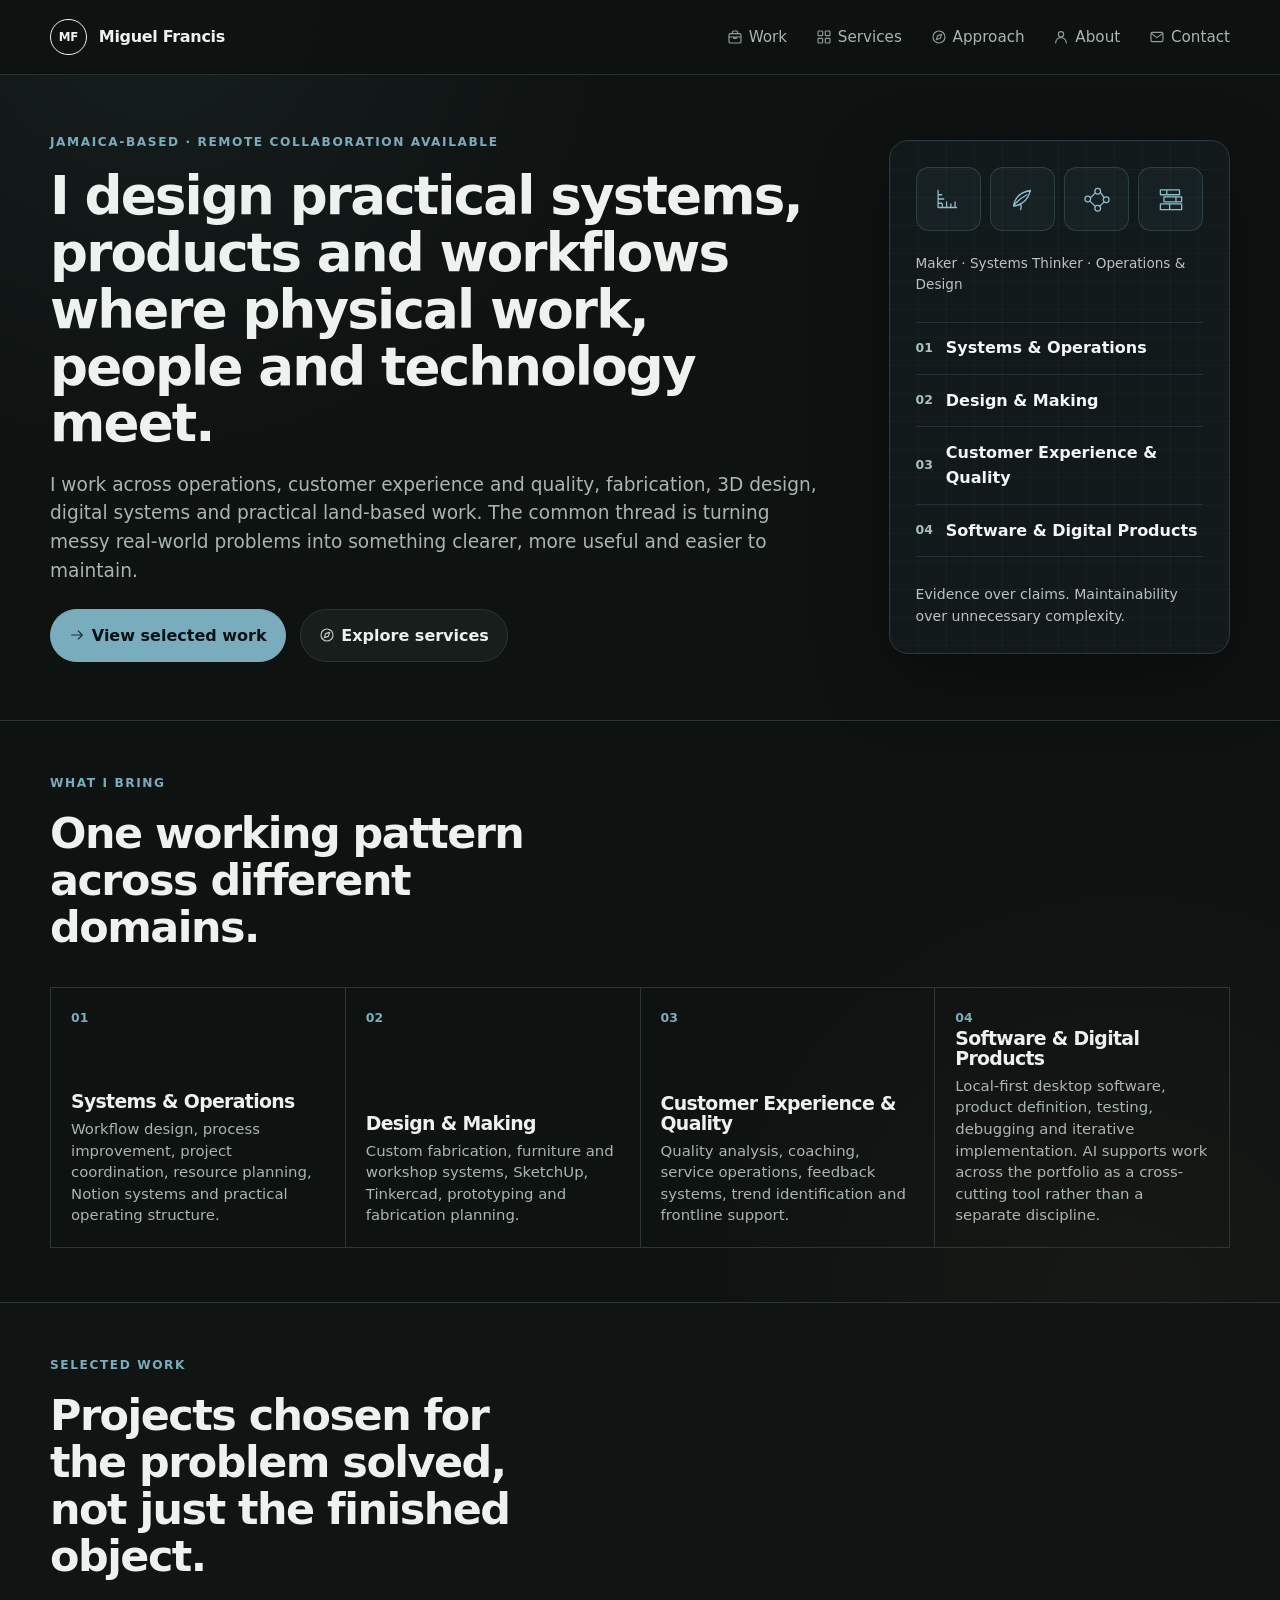
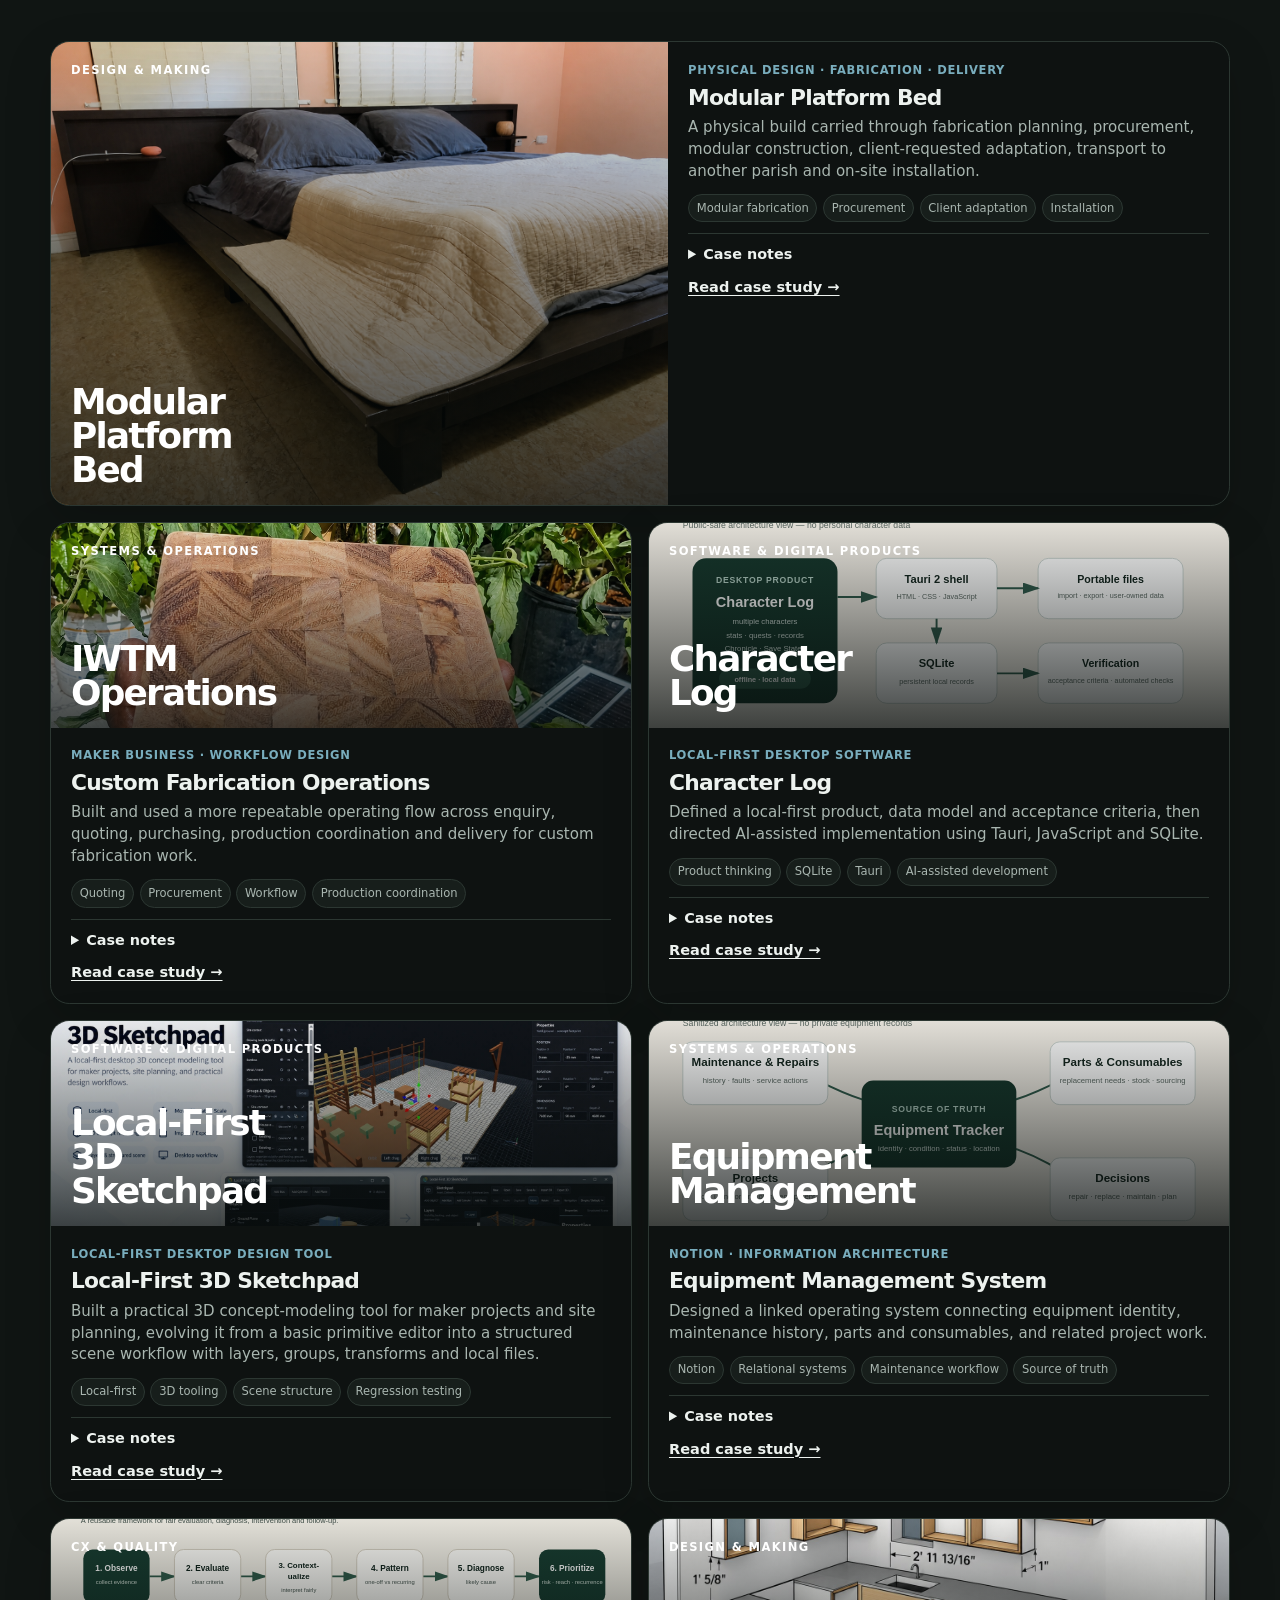
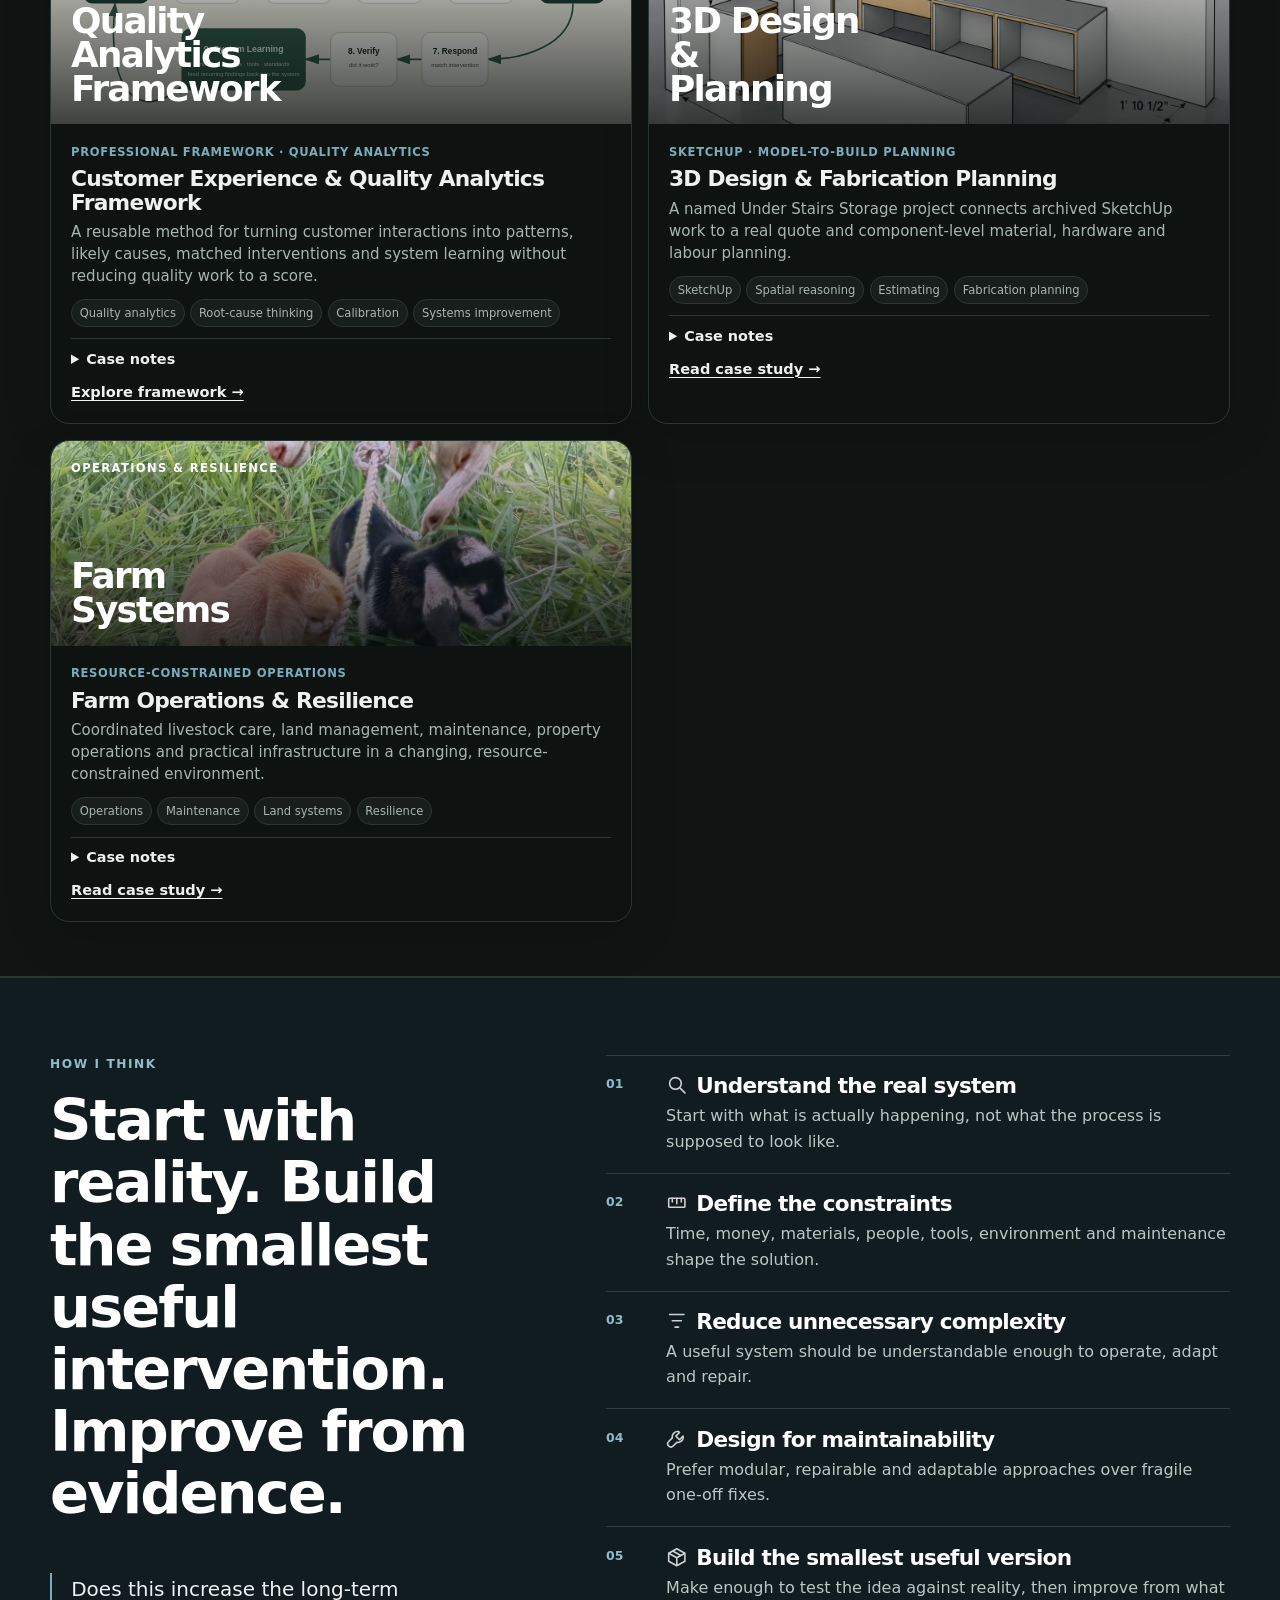
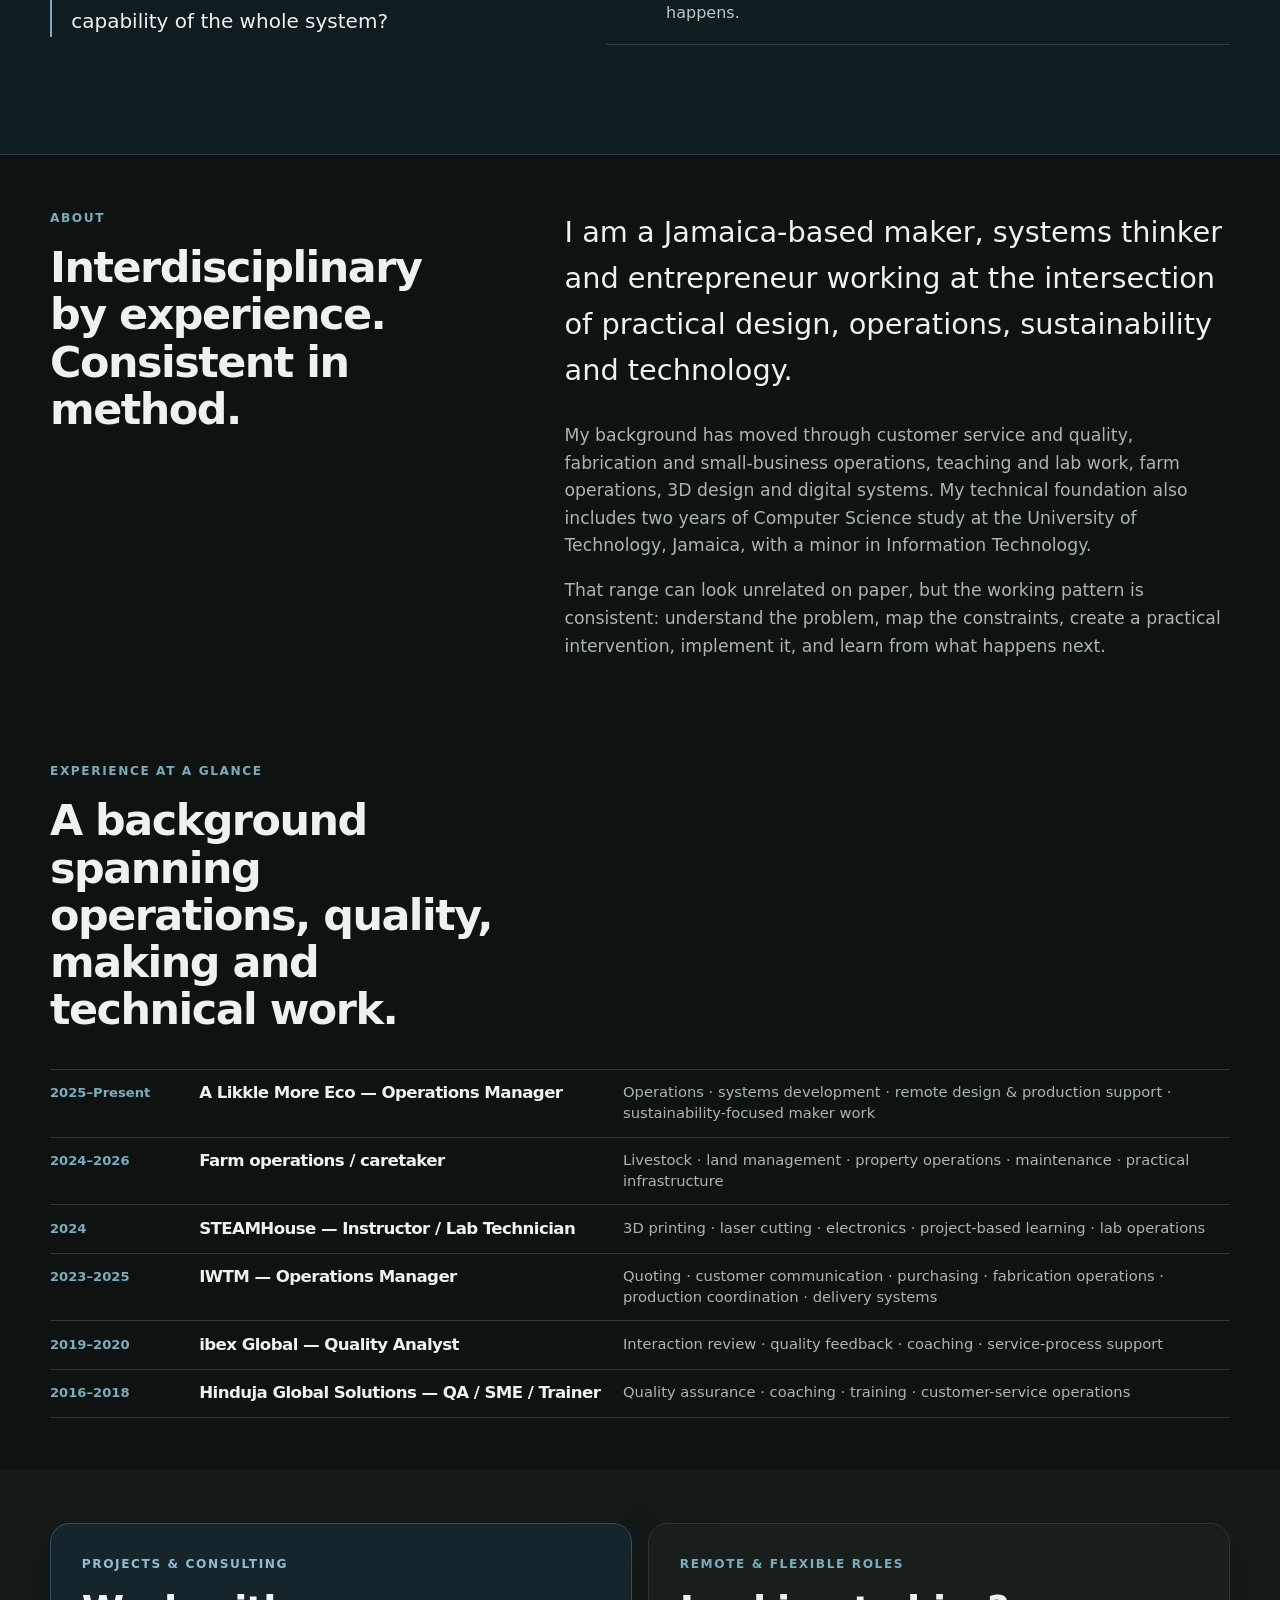
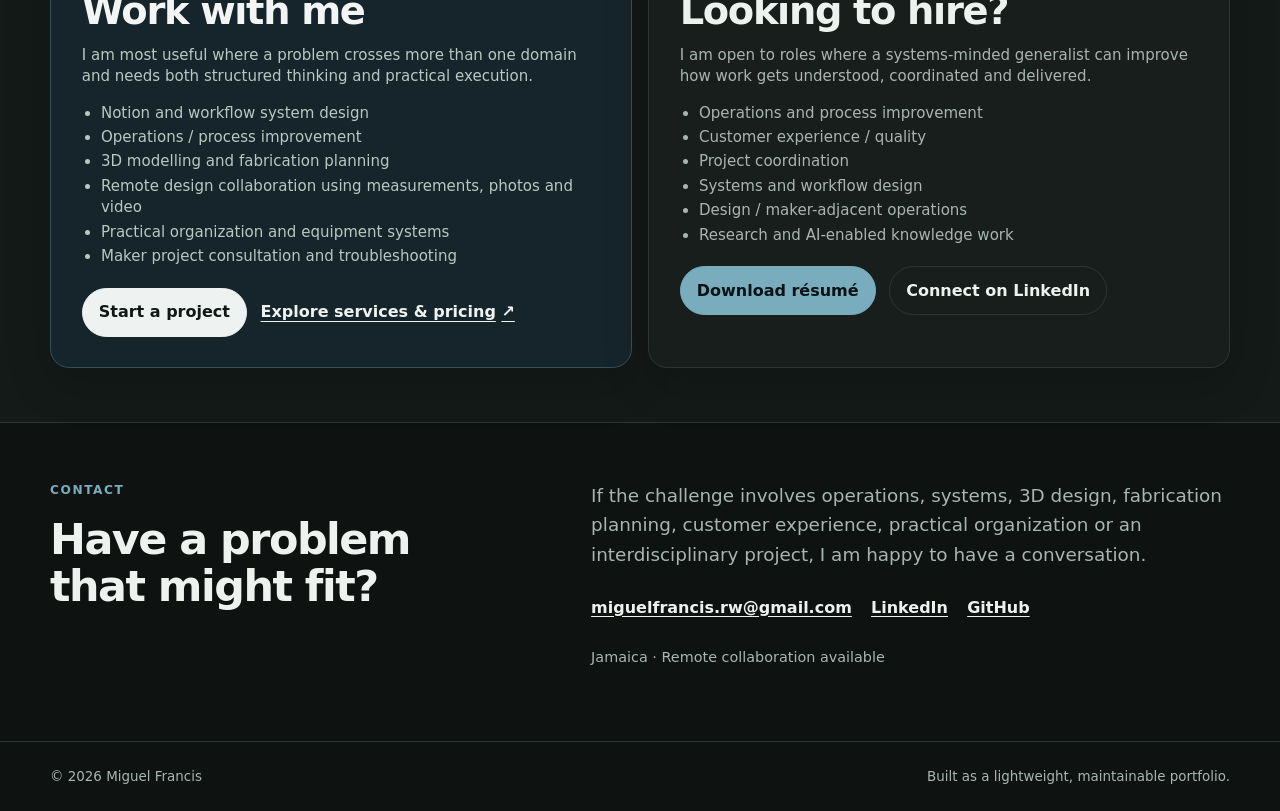
<file: index.html>
<!doctype html>
<html lang="en">
<head>
  <meta charset="utf-8">
  <meta name="viewport" content="width=device-width, initial-scale=1">
  <meta name="description" content="Miguel Francis — maker, systems thinker, operations and design. Practical systems, products and workflows where physical work, people and technology meet.">
  <meta name="theme-color" content="#0e1211">
  <link rel="canonical" href="https://migydao.github.io/MiguelDao/">
  <meta property="og:type" content="website">
  <meta property="og:title" content="Miguel Francis — Maker · Systems Thinker · Operations & Design">
  <meta property="og:description" content="Practical systems, products and workflows where physical work, people and technology meet.">
  <meta property="og:url" content="https://migydao.github.io/MiguelDao/">
  <meta name="twitter:card" content="summary">
  <title>Miguel Francis — Maker · Systems Thinker · Operations & Design</title>
  <link rel="icon" href="assets/mark.svg" type="image/svg+xml">
  <script src="theme.js"></script>
  <link rel="stylesheet" href="styles.css">
</head>
<body class="portfolio-home">
  <a class="skip-link" href="#main">Skip to content</a>

  <header class="site-header">
    <div class="shell nav-shell">
      <a class="brand" href="#top" aria-label="Miguel Francis home">
        <span class="brand-mark" aria-hidden="true">MF</span>
        <span>Miguel Francis</span>
      </a>

      <button class="menu-toggle" type="button" aria-expanded="false" aria-controls="site-nav">
        <span class="sr-only">Toggle navigation</span>
        <span></span><span></span><span></span>
      </button>

      <nav id="site-nav" class="site-nav" aria-label="Primary navigation">
        <a href="#work"><svg class="ui-icon" data-icon="work" viewBox="0 0 24 24" width="18" height="18" fill="none" stroke="currentColor" stroke-width="1.75" stroke-linecap="round" stroke-linejoin="round" aria-hidden="true" focusable="false"><rect x="3" y="7" width="18" height="14" rx="2"/><path d="M8 7V5a2 2 0 0 1 2-2h4a2 2 0 0 1 2 2v2M3 12h18M10 12v2h4v-2"/></svg>Work</a>
        <a href="services.html"><svg class="ui-icon" data-icon="services" viewBox="0 0 24 24" width="18" height="18" fill="none" stroke="currentColor" stroke-width="1.75" stroke-linecap="round" stroke-linejoin="round" aria-hidden="true" focusable="false"><rect x="3" y="3" width="7" height="7" rx="1"/><rect x="14" y="3" width="7" height="7" rx="1"/><rect x="3" y="14" width="7" height="7" rx="1"/><rect x="14" y="14" width="7" height="7" rx="1"/></svg>Services</a>
        <a href="#approach"><svg class="ui-icon" data-icon="approach" viewBox="0 0 24 24" width="18" height="18" fill="none" stroke="currentColor" stroke-width="1.75" stroke-linecap="round" stroke-linejoin="round" aria-hidden="true" focusable="false"><circle cx="12" cy="12" r="9"/><path d="m16 8-2 6-6 2 2-6 6-2Z"/></svg>Approach</a>
        <a href="#about"><svg class="ui-icon" data-icon="about" viewBox="0 0 24 24" width="18" height="18" fill="none" stroke="currentColor" stroke-width="1.75" stroke-linecap="round" stroke-linejoin="round" aria-hidden="true" focusable="false"><circle cx="12" cy="8" r="4"/><path d="M4 21a8 8 0 0 1 16 0"/></svg>About</a>
        <a href="#contact"><svg class="ui-icon" data-icon="contact" viewBox="0 0 24 24" width="18" height="18" fill="none" stroke="currentColor" stroke-width="1.75" stroke-linecap="round" stroke-linejoin="round" aria-hidden="true" focusable="false"><rect x="3" y="5" width="18" height="14" rx="2"/><path d="m4 7 8 6 8-6"/></svg>Contact</a>
      </nav>
    </div>
  </header>

  <main id="main">
    <section id="top" class="hero section">
      <div class="shell hero-grid">
        <div>
          <p class="eyebrow">Jamaica-based · Remote collaboration available</p>
          <h1>I design practical systems, products and workflows where physical work, people and technology meet.</h1>
          <p class="hero-copy">
            I work across operations, customer experience and quality, fabrication, 3D design,
            digital systems and practical land-based work. The common thread is turning messy
            real-world problems into something clearer, more useful and easier to maintain.
          </p>
          <div class="actions">
            <a class="button button-primary" href="#work"><svg class="ui-icon" data-icon="arrow" viewBox="0 0 24 24" width="18" height="18" fill="none" stroke="currentColor" stroke-width="1.75" stroke-linecap="round" stroke-linejoin="round" aria-hidden="true" focusable="false"><path d="M4 12h16m-6-6 6 6-6 6"/></svg>View selected work</a>
            <a class="button button-secondary" href="services.html"><svg class="ui-icon" data-icon="compass" viewBox="0 0 24 24" width="18" height="18" fill="none" stroke="currentColor" stroke-width="1.75" stroke-linecap="round" stroke-linejoin="round" aria-hidden="true" focusable="false"><circle cx="12" cy="12" r="9"/><path d="m16 8-2 6-6 2 2-6 6-2Z"/></svg>Explore services</a>
          </div>
        </div>

        <aside class="hero-panel" aria-label="Professional focus">
          <div class="hero-symbol-grid" aria-hidden="true">
            <span class="hero-symbol" title="Measurement and drafting">
              <svg viewBox="0 0 48 48" focusable="false">
                <path d="M10 36V12M10 36h26M16 31v5M22 28v8M28 31v5M34 28v8M10 18h5M10 24h8M10 30h5"/>
              </svg>
            </span>
            <span class="hero-symbol" title="Nature and cultivation">
              <svg viewBox="0 0 48 48" focusable="false">
                <path d="M12 34c12-1 20-8 24-22-13 2-22 9-24 22Zm0 0c5-7 11-12 19-16M22 30c1 3 1 6 0 9"/>
              </svg>
            </span>
            <span class="hero-symbol" title="Systems and flow">
              <svg viewBox="0 0 48 48" focusable="false">
                <circle cx="11" cy="24" r="4"/><circle cx="25" cy="13" r="4"/><circle cx="37" cy="25" r="4"/><circle cx="25" cy="37" r="4"/>
                <path d="M15 22l6-6M29 15l5 7M34 28l-6 6M21 34l-7-7"/>
              </svg>
            </span>
            <span class="hero-symbol" title="Making and materials">
              <svg viewBox="0 0 48 48" focusable="false">
                <path d="M9 31h30v8H9zM14 21h25v7H14zM9 11h27v7H9zM18 11v7M31 21v7M22 31v8"/>
              </svg>
            </span>
          </div>
          <p class="panel-kicker">Maker · Systems Thinker · Operations & Design</p>
          <ul class="focus-list">
            <li><span>01</span> Systems & Operations</li>
            <li><span>02</span> Design & Making</li>
            <li><span>03</span> Customer Experience & Quality</li>
            <li><span>04</span> Software &amp; Digital Products</li>
          </ul>
          <p class="panel-note">Evidence over claims. Maintainability over unnecessary complexity.</p>
        </aside>
      </div>
    </section>

    <section class="section capabilities" aria-labelledby="capabilities-title">
      <div class="shell">
        <div class="section-heading">
          <p class="eyebrow">What I bring</p>
          <h2 id="capabilities-title">One working pattern across different domains.</h2>
        </div>

        <div class="capability-grid">
          <article class="capability-card">
            <span class="capability-number">01</span>
            <h3>Systems & Operations</h3>
            <p>Workflow design, process improvement, project coordination, resource planning, Notion systems and practical operating structure.</p>
          </article>
          <article class="capability-card">
            <span class="capability-number">02</span>
            <h3>Design & Making</h3>
            <p>Custom fabrication, furniture and workshop systems, SketchUp, Tinkercad, prototyping and fabrication planning.</p>
          </article>
          <article class="capability-card">
            <span class="capability-number">03</span>
            <h3>Customer Experience & Quality</h3>
            <p>Quality analysis, coaching, service operations, feedback systems, trend identification and frontline support.</p>
          </article>
          <article class="capability-card">
            <span class="capability-number">04</span>
            <h3>Software &amp; Digital Products</h3>
            <p>Local-first desktop software, product definition, testing, debugging and iterative implementation. AI supports work across the portfolio as a cross-cutting tool rather than a separate discipline.</p>
          </article>
        </div>
      </div>
    </section>

    <section id="work" class="section selected-work" aria-labelledby="work-title">
      <div class="shell">
        <div class="section-heading heading-row">
          <div>
            <p class="eyebrow">Selected work</p>
            <h2 id="work-title">Projects chosen for the problem solved, not just the finished object.</h2>
          </div>
        </div>

        <div class="project-grid">
          <article class="project-card project-featured">
            <a class="project-visual project-photo visual-bed" href="case-studies/modular-platform-bed.html" aria-label="View Modular Platform Bed case study">
              <img src="assets/projects/modular-platform-bed/hero.png" alt="Completed dark modular platform bed installed in a bedroom">
              <div class="project-photo-overlay" aria-hidden="true">
                <span>Design & Making</span>
                <strong>Modular<br>Platform Bed</strong>
              </div>
            </a>
            <div class="project-body">
              <p class="project-meta">Physical design · Fabrication · Delivery</p>
              <h3>Modular Platform Bed</h3>
              <p>A physical build carried through fabrication planning, procurement, modular construction, client-requested adaptation, transport to another parish and on-site installation.</p>
              <ul class="tag-list">
                <li>Modular fabrication</li><li>Procurement</li><li>Client adaptation</li><li>Installation</li>
              </ul>
              <details>
                <summary>Case notes</summary>
                <p>The project demonstrates design thinking beyond the workshop: the finished object also had to be movable, adaptable and installable in a real space. A dedicated photo archive documents the completed physical result.</p>
              </details>
              <a class="project-link" href="case-studies/modular-platform-bed.html">Read case study →</a>
            </div>
          </article>

          <article class="project-card">
            <a class="project-visual project-photo visual-iwtm" href="case-studies/iwtm-operations.html" aria-label="View Custom Fabrication Operations case study">
              <img src="assets/projects/iwtm/end-grain-cutting-boards.png" alt="Finished end-grain cutting boards from the IWTM portfolio archive" loading="lazy">
              <div class="project-photo-overlay" aria-hidden="true">
                <span>Systems & Operations</span>
                <strong>IWTM<br>Operations</strong>
              </div>
            </a>
            <div class="project-body">
              <p class="project-meta">Maker business · Workflow design</p>
              <h3>Custom Fabrication Operations</h3>
              <p>Built and used a more repeatable operating flow across enquiry, quoting, purchasing, production coordination and delivery for custom fabrication work.</p>
              <ul class="tag-list">
                <li>Quoting</li><li>Procurement</li><li>Workflow</li><li>Production coordination</li>
              </ul>
              <details>
                <summary>Case notes</summary>
                <p>The core value is the information path around the physical work: enquiry → clarify → quote → source → build → quality check → deliver.</p>
              </details>
              <a class="project-link" href="case-studies/iwtm-operations.html">Read case study →</a>
            </div>
          </article>

          <article class="project-card">
            <a class="project-visual project-photo visual-character" href="case-studies/character-log.html" aria-label="View Character Log case study">
              <img src="assets/projects/character-log/product-architecture.svg" alt="Public-safe architecture map for the Character Log local-first desktop product" loading="lazy">
              <div class="project-photo-overlay" aria-hidden="true">
                <span>Software &amp; Digital Products</span>
                <strong>Character<br>Log</strong>
              </div>
            </a>
            <div class="project-body">
              <p class="project-meta">Local-first desktop software</p>
              <h3>Character Log</h3>
              <p>Defined a local-first product, data model and acceptance criteria, then directed AI-assisted implementation using Tauri, JavaScript and SQLite.</p>
              <ul class="tag-list">
                <li>Product thinking</li><li>SQLite</li><li>Tauri</li><li>AI-assisted development</li>
              </ul>
              <details>
                <summary>Case notes</summary>
                <p>The current product supports multiple characters, local persistence, import/export and automated checks, with a Windows beta-candidate installer built. Cross-platform public-beta validation is still in progress.</p>
              </details>
              <a class="project-link" href="case-studies/character-log.html">Read case study →</a>
            </div>
          </article>

          <article class="project-card">
            <a class="project-visual project-photo visual-sketchpad" href="case-studies/local-first-3d-sketchpad.html" aria-label="View Local-First 3D Sketchpad case study">
              <img src="assets/projects/local-first-3d-sketchpad/showcase.webp" alt="Portfolio showcase of Local-First 3D Sketchpad, including an early prototype and more developed structured 3D scenes" loading="lazy">
              <div class="project-photo-overlay" aria-hidden="true">
                <span>Software &amp; Digital Products</span>
                <strong>Local-First<br>3D Sketchpad</strong>
              </div>
            </a>
            <div class="project-body">
              <p class="project-meta">Local-first desktop design tool</p>
              <h3>Local-First 3D Sketchpad</h3>
              <p>Built a practical 3D concept-modeling tool for maker projects and site planning, evolving it from a basic primitive editor into a structured scene workflow with layers, groups, transforms and local files.</p>
              <ul class="tag-list">
                <li>Local-first</li><li>3D tooling</li><li>Scene structure</li><li>Regression testing</li>
              </ul>
              <details>
                <summary>Case notes</summary>
                <p>The project demonstrates iterative software development through working versions: scene organization, Move / Rotate / Scale editing, import/export, document-state behavior, debugging and regression-tested save/open/close flows.</p>
              </details>
              <a class="project-link" href="case-studies/local-first-3d-sketchpad.html">Read case study →</a>
            </div>
          </article>

          <article class="project-card">
            <a class="project-visual project-photo visual-equipment" href="case-studies/equipment-management.html" aria-label="View Equipment Management System case study">
              <img src="assets/projects/equipment/equipment-system-map.svg" alt="Sanitized architecture map for the Equipment Management System" loading="lazy">
              <div class="project-photo-overlay" aria-hidden="true">
                <span>Systems & Operations</span>
                <strong>Equipment<br>Management</strong>
              </div>
            </a>
            <div class="project-body">
              <p class="project-meta">Notion · Information architecture</p>
              <h3>Equipment Management System</h3>
              <p>Designed a linked operating system connecting equipment identity, maintenance history, parts and consumables, and related project work.</p>
              <ul class="tag-list">
                <li>Notion</li><li>Relational systems</li><li>Maintenance workflow</li><li>Source of truth</li>
              </ul>
              <details>
                <summary>Case notes</summary>
                <p>The system separates current equipment state from historical maintenance events and recurring parts needs, making the architecture easier to maintain and reason about.</p>
              </details>
              <a class="project-link" href="case-studies/equipment-management.html">Read case study →</a>
            </div>
          </article>

          <article class="project-card">
            <a class="project-visual project-photo visual-cx" href="case-studies/customer-experience-quality.html" aria-label="View Customer Experience & Quality Analytics Framework">
              <img src="assets/projects/cx/qa-feedback-loop.svg" alt="Customer Experience and Quality Analytics Framework loop from evidence through diagnosis, intervention and system learning" loading="lazy">
              <div class="project-photo-overlay" aria-hidden="true">
                <span>CX &amp; Quality</span>
                <strong>Quality Analytics<br>Framework</strong>
              </div>
            </a>
            <div class="project-body">
              <p class="project-meta">Professional framework · Quality analytics</p>
              <h3>Customer Experience &amp; Quality Analytics Framework</h3>
              <p>A reusable method for turning customer interactions into patterns, likely causes, matched interventions and system learning without reducing quality work to a score.</p>
              <ul class="tag-list">
                <li>Quality analytics</li><li>Root-cause thinking</li><li>Calibration</li><li>Systems improvement</li>
              </ul>
              <details>
                <summary>Case notes</summary>
                <p>Synthesized from experience across multiple CX and quality environments, including ibex and HGS. The public artifact uses reconstructed examples and no employer or customer data.</p>
              </details>
              <a class="project-link" href="case-studies/customer-experience-quality.html">Explore framework →</a>
            </div>
          </article>

          <article class="project-card">
            <a class="project-visual project-photo visual-3d" href="case-studies/3d-design-fabrication-planning.html" aria-label="View 3D Design & Fabrication Planning case study">
              <img src="assets/projects/3d-design/kitchen-layout-public-render.jpg" alt="Dimensioned 3D kitchen cabinetry layout with island and measured cabinet positions for fabrication planning" loading="lazy">
              <div class="project-photo-overlay" aria-hidden="true">
                <span>Design &amp; Making</span>
                <strong>3D Design<br>&amp; Planning</strong>
              </div>
            </a>
            <div class="project-body">
              <p class="project-meta">SketchUp · Model-to-build planning</p>
              <h3>3D Design &amp; Fabrication Planning</h3>
              <p>A named Under Stairs Storage project connects archived SketchUp work to a real quote and component-level material, hardware and labour planning.</p>
              <ul class="tag-list">
                <li>SketchUp</li><li>Spatial reasoning</li><li>Estimating</li><li>Fabrication planning</li>
              </ul>
              <details>
                <summary>Case notes</summary>
                <p>The 2021 project trail connects a named SketchUp model to a quote for two storage units and detailed build-planning records.</p>
              </details>
              <a class="project-link" href="case-studies/3d-design-fabrication-planning.html">Read case study →</a>
            </div>
          </article>

          <article class="project-card">
            <a class="project-visual project-photo visual-farm" href="case-studies/farm-operations-resilience.html" aria-label="View Farm Operations & Resilience case study">
              <img src="assets/projects/farm/livestock-goats-homepage.jpg" alt="Adult goat with two kids in the farm grazing environment" loading="lazy">
              <div class="project-photo-overlay" aria-hidden="true">
                <span>Operations & Resilience</span>
                <strong>Farm<br>Systems</strong>
              </div>
            </a>
            <div class="project-body">
              <p class="project-meta">Resource-constrained operations</p>
              <h3>Farm Operations & Resilience</h3>
              <p>Coordinated livestock care, land management, maintenance, property operations and practical infrastructure in a changing, resource-constrained environment.</p>
              <ul class="tag-list">
                <li>Operations</li><li>Maintenance</li><li>Land systems</li><li>Resilience</li>
              </ul>
              <details>
                <summary>Case notes</summary>
                <p>The case focuses on keeping core systems functioning and making practical infrastructure improvements. It does not use unsupported yield, survival or land-restoration claims.</p>
              </details>
              <a class="project-link" href="case-studies/farm-operations-resilience.html">Read case study →</a>
            </div>
          </article>
        </div>
      </div>
    </section>

    <section id="approach" class="section approach" aria-labelledby="approach-title">
      <div class="shell approach-grid">
        <div class="section-heading">
          <p class="eyebrow">How I think</p>
          <h2 id="approach-title">Start with reality. Build the smallest useful intervention. Improve from evidence.</h2>
          <blockquote>Does this increase the long-term capability of the whole system?</blockquote>
        </div>

        <ol class="process-list">
          <li><span>01</span><div><h3><svg class="ui-icon" data-icon="search" viewBox="0 0 24 24" width="18" height="18" fill="none" stroke="currentColor" stroke-width="1.75" stroke-linecap="round" stroke-linejoin="round" aria-hidden="true" focusable="false"><circle cx="10.5" cy="10.5" r="6.5"/><path d="m16 16 5 5"/></svg>Understand the real system</h3><p>Start with what is actually happening, not what the process is supposed to look like.</p></div></li>
          <li><span>02</span><div><h3><svg class="ui-icon" data-icon="ruler" viewBox="0 0 24 24" width="18" height="18" fill="none" stroke="currentColor" stroke-width="1.75" stroke-linecap="round" stroke-linejoin="round" aria-hidden="true" focusable="false"><rect x="3" y="7" width="18" height="10" rx="1"/><path d="M7 7v4m5-4v6m5-6v4"/></svg>Define the constraints</h3><p>Time, money, materials, people, tools, environment and maintenance shape the solution.</p></div></li>
          <li><span>03</span><div><h3><svg class="ui-icon" data-icon="filter" viewBox="0 0 24 24" width="18" height="18" fill="none" stroke="currentColor" stroke-width="1.75" stroke-linecap="round" stroke-linejoin="round" aria-hidden="true" focusable="false"><path d="M4 5h16M7 12h10m-7 7h4"/></svg>Reduce unnecessary complexity</h3><p>A useful system should be understandable enough to operate, adapt and repair.</p></div></li>
          <li><span>04</span><div><h3><svg class="ui-icon" data-icon="wrench" viewBox="0 0 24 24" width="18" height="18" fill="none" stroke="currentColor" stroke-width="1.75" stroke-linecap="round" stroke-linejoin="round" aria-hidden="true" focusable="false"><path d="M14 4a6 6 0 0 0-7 7l-4 4a3.5 3.5 0 0 0 5 5l4-4a6 6 0 0 0 7-7l-4 4-4-4 4-4Z"/></svg>Design for maintainability</h3><p>Prefer modular, repairable and adaptable approaches over fragile one-off fixes.</p></div></li>
          <li><span>05</span><div><h3><svg class="ui-icon" data-icon="box" viewBox="0 0 24 24" width="18" height="18" fill="none" stroke="currentColor" stroke-width="1.75" stroke-linecap="round" stroke-linejoin="round" aria-hidden="true" focusable="false"><path d="m12 3 9 5v9l-9 5-9-5V8l9-5Zm0 10 9-5M3 8l9 5v9M7.5 5.5l9 5"/></svg>Build the smallest useful version</h3><p>Make enough to test the idea against reality, then improve from what happens.</p></div></li>
        </ol>
      </div>
    </section>

    <section id="about" class="section about" aria-labelledby="about-title">
      <div class="shell about-grid">
        <div>
          <p class="eyebrow">About</p>
          <h2 id="about-title">Interdisciplinary by experience. Consistent in method.</h2>
        </div>
        <div class="about-copy">
          <p>I am a Jamaica-based maker, systems thinker and entrepreneur working at the intersection of practical design, operations, sustainability and technology.</p>
          <p>My background has moved through customer service and quality, fabrication and small-business operations, teaching and lab work, farm operations, 3D design and digital systems. My technical foundation also includes two years of Computer Science study at the University of Technology, Jamaica, with a minor in Information Technology.</p>
          <p>That range can look unrelated on paper, but the working pattern is consistent: understand the problem, map the constraints, create a practical intervention, implement it, and learn from what happens next.</p>
        </div>
      </div>
    </section>

    <section class="section experience" aria-labelledby="experience-title">
      <div class="shell">
        <div class="section-heading">
          <p class="eyebrow">Experience at a glance</p>
          <h2 id="experience-title">A background spanning operations, quality, making and technical work.</h2>
        </div>

        <div class="timeline">
          <article><span>2025–Present</span><h3>A Likkle More Eco — Operations Manager</h3><p>Operations · systems development · remote design & production support · sustainability-focused maker work</p></article>
          <article><span>2024–2026</span><h3>Farm operations / caretaker</h3><p>Livestock · land management · property operations · maintenance · practical infrastructure</p></article>
          <article><span>2024</span><h3>STEAMHouse — Instructor / Lab Technician</h3><p>3D printing · laser cutting · electronics · project-based learning · lab operations</p></article>
          <article><span>2023–2025</span><h3>IWTM — Operations Manager</h3><p>Quoting · customer communication · purchasing · fabrication operations · production coordination · delivery systems</p></article>
          <article><span>2019–2020</span><h3>ibex Global — Quality Analyst</h3><p>Interaction review · quality feedback · coaching · service-process support</p></article>
          <article><span>2016–2018</span><h3>Hinduja Global Solutions — QA / SME / Trainer</h3><p>Quality assurance · coaching · training · customer-service operations</p></article>
        </div>
      </div>
    </section>

    <section class="section work-paths">
      <div class="shell path-grid">
        <article id="work-with-me" class="path-card path-primary">
          <p class="eyebrow">Projects & consulting</p>
          <h2>Work with me</h2>
          <p>I am most useful where a problem crosses more than one domain and needs both structured thinking and practical execution.</p>
          <ul>
            <li>Notion and workflow system design</li>
            <li>Operations / process improvement</li>
            <li>3D modelling and fabrication planning</li>
            <li>Remote design collaboration using measurements, photos and video</li>
            <li>Practical organization and equipment systems</li>
            <li>Maker project consultation and troubleshooting</li>
          </ul>
          <div class="actions"><a class="button button-light" href="work-with-me.html">Start a project</a><a class="svc-path-link" href="services.html">Explore services &amp; pricing <span aria-hidden="true">↗</span></a></div>
        </article>

        <article class="path-card">
          <p class="eyebrow">Remote & flexible roles</p>
          <h2>Looking to hire?</h2>
          <p>I am open to roles where a systems-minded generalist can improve how work gets understood, coordinated and delivered.</p>
          <ul>
            <li>Operations and process improvement</li>
            <li>Customer experience / quality</li>
            <li>Project coordination</li>
            <li>Systems and workflow design</li>
            <li>Design / maker-adjacent operations</li>
            <li>Research and AI-enabled knowledge work</li>
          </ul>
          <div class="actions">
            <a class="button button-primary" href="assets/Miguel-Francis-Portfolio-Resume-2026.pdf" download>Download résumé</a>
            <a class="button button-secondary" href="https://www.linkedin.com/in/miguel-francis-27427a169/" target="_blank" rel="noreferrer">Connect on LinkedIn</a>
          </div>
        </article>
      </div>
    </section>

    <section id="contact" class="section contact" aria-labelledby="contact-title">
      <div class="shell contact-grid">
        <div>
          <p class="eyebrow">Contact</p>
          <h2 id="contact-title">Have a problem that might fit?</h2>
        </div>
        <div>
          <p>If the challenge involves operations, systems, 3D design, fabrication planning, customer experience, practical organization or an interdisciplinary project, I am happy to have a conversation.</p>
          <div class="contact-links">
            <a href="mailto:miguelfrancis.rw@gmail.com">miguelfrancis.rw@gmail.com</a>
            <a href="https://www.linkedin.com/in/miguel-francis-27427a169/" target="_blank" rel="noreferrer">LinkedIn</a>
            <a href="https://github.com/MigyDao" target="_blank" rel="noreferrer">GitHub</a>
          </div>
          <p class="location">Jamaica · Remote collaboration available</p>
        </div>
      </div>
    </section>
  </main>

  <footer class="site-footer">
    <div class="shell footer-row">
      <p>© <span id="year"></span> Miguel Francis</p>
      <p>Built as a lightweight, maintainable portfolio.</p>
    </div>
  </footer>

  <script type="application/ld+json">
  {
    "@context": "https://schema.org",
    "@type": "Person",
    "name": "Miguel Francis",
    "url": "https://migydao.github.io/MiguelDao/",
    "jobTitle": "Maker · Systems Thinker · Operations & Design",
    "sameAs": [
      "https://github.com/MigyDao",
      "https://www.linkedin.com/in/miguel-francis-27427a169/"
    ]
  }
  </script>
  <script src="script.js"></script>
</body>
</html>
</file>
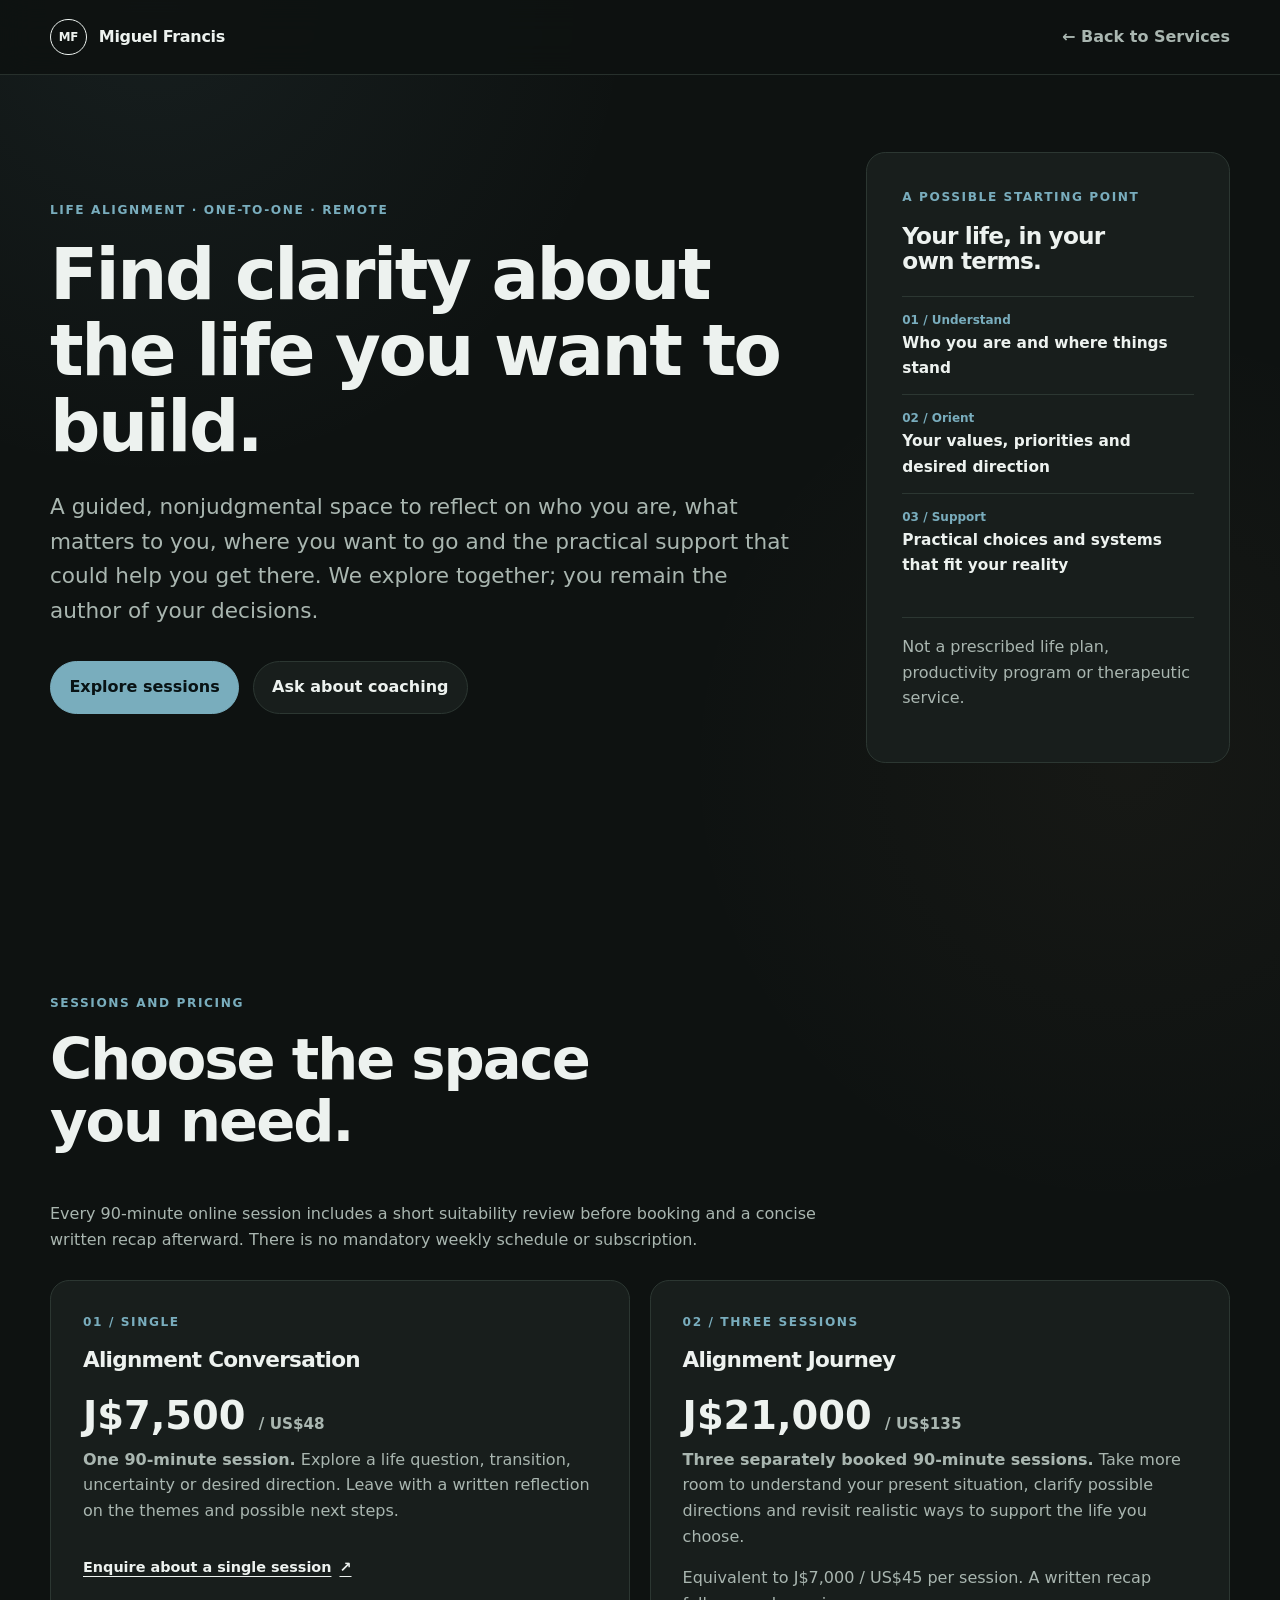
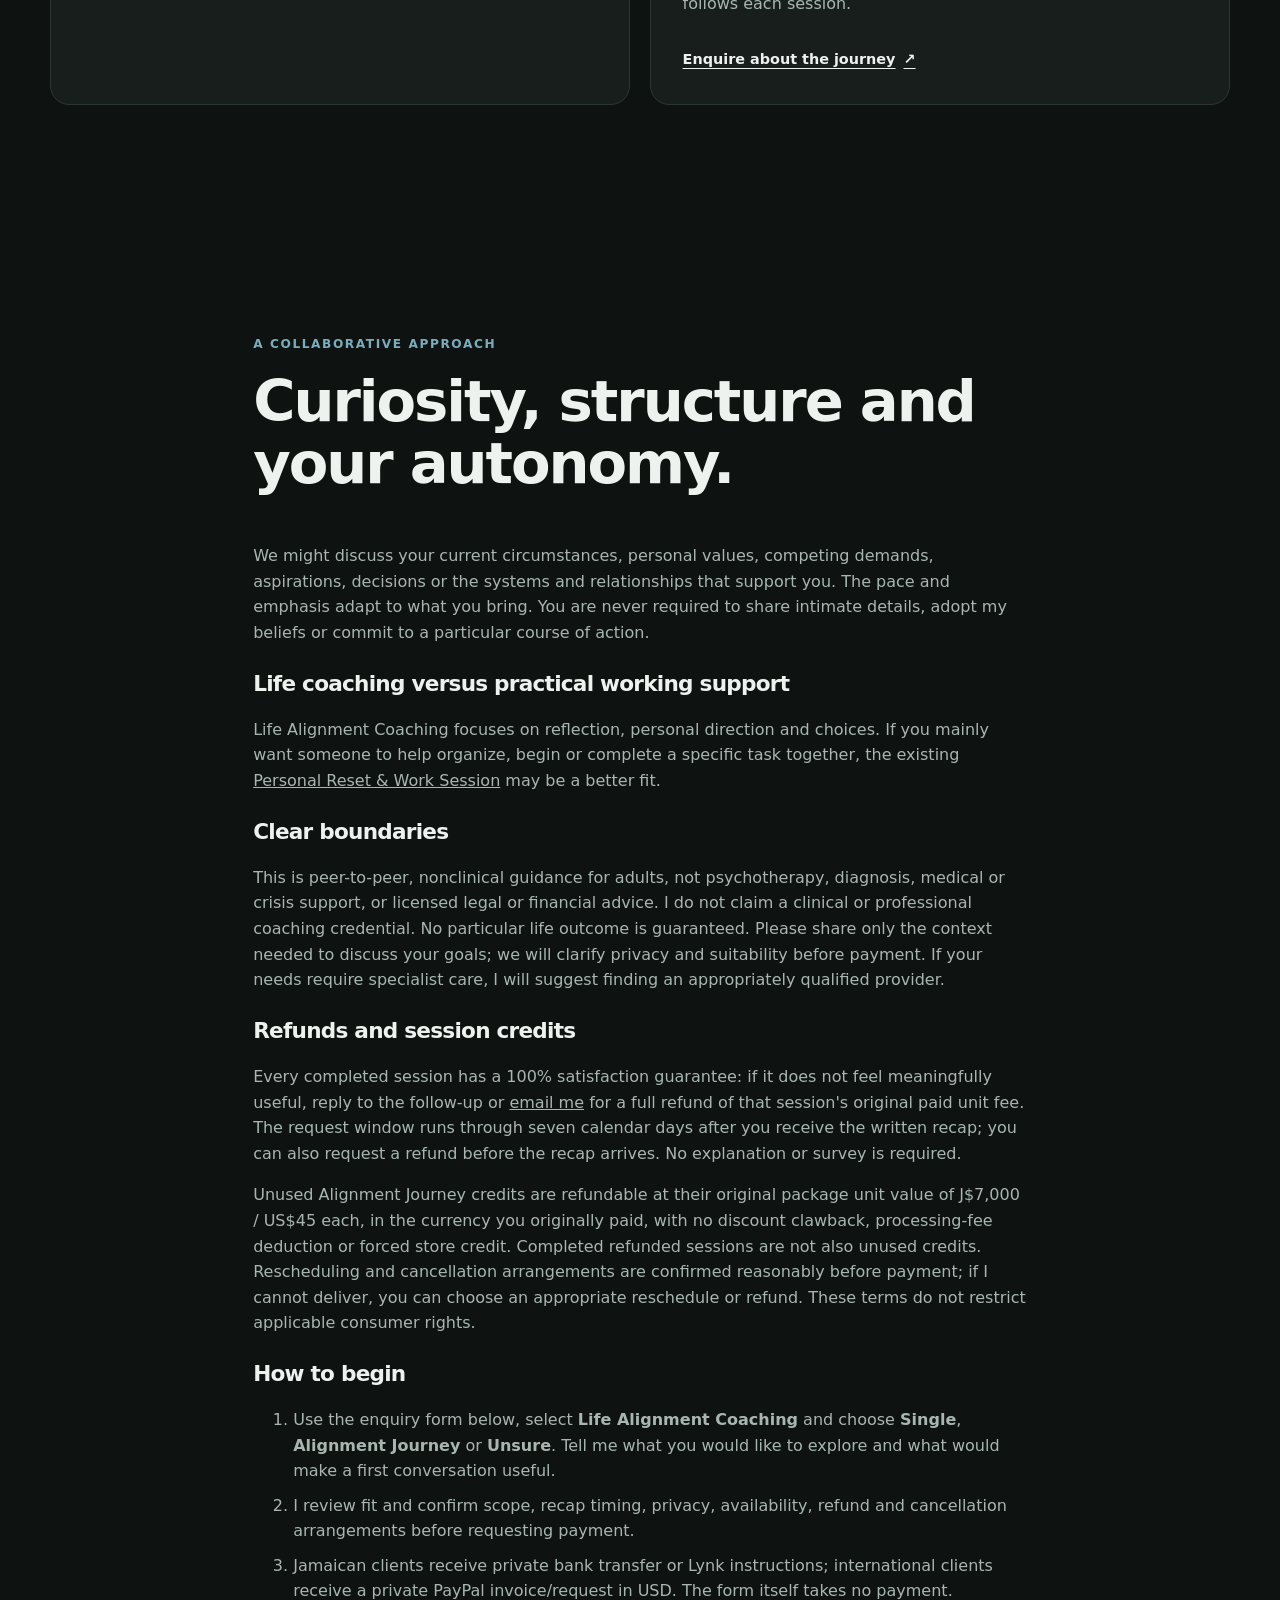
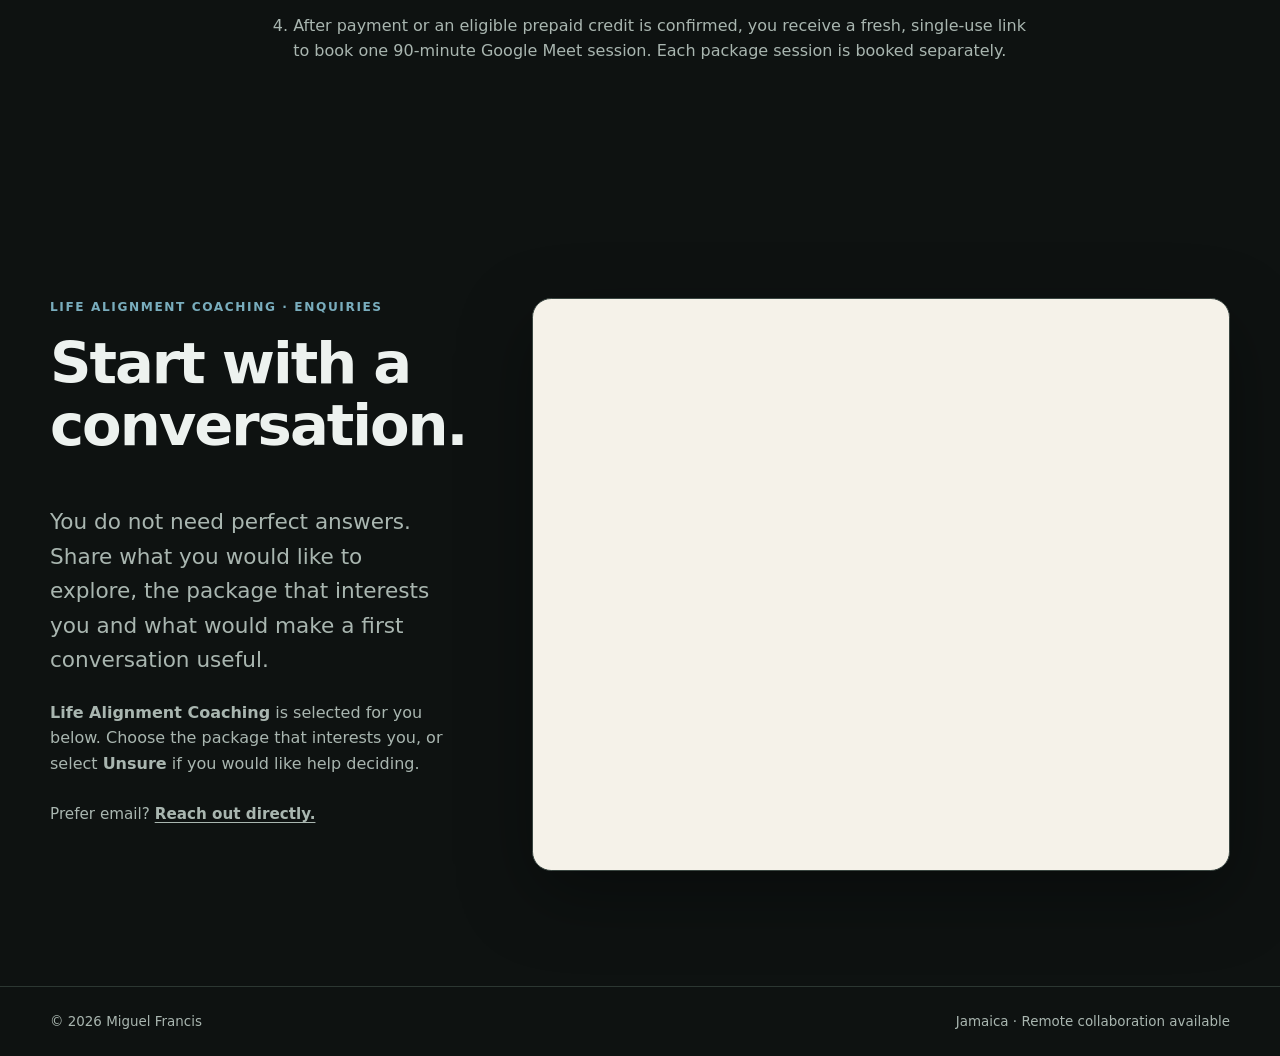
<file: life-alignment-coaching.html>
<!doctype html>
<html lang="en">
<head>
  <meta charset="utf-8">
  <meta name="viewport" content="width=device-width, initial-scale=1">
  <meta name="description" content="Life Alignment Coaching with Miguel Francis: structured, nonclinical peer-to-peer support for values, direction, goals and practical next steps. Explore online sessions and packages.">
  <link rel="canonical" href="https://migydao.github.io/MiguelDao/life-alignment-coaching.html">
  <meta property="og:type" content="website">
  <meta property="og:title" content="Life Alignment Coaching | Miguel Francis">
  <meta property="og:description" content="Explore your values, direction and practical support systems in one-to-one, nonclinical guidance sessions.">
  <meta property="og:url" content="https://migydao.github.io/MiguelDao/life-alignment-coaching.html">
  <meta name="twitter:card" content="summary">
  <meta name="theme-color" content="#0e1211">
  <title>Life Alignment Coaching | Miguel Francis</title>
  <link rel="icon" href="assets/mark.svg" type="image/svg+xml">
  <script src="theme.js"></script>
  <link rel="stylesheet" href="styles.css">
</head>
<body>
  <a class="skip-link" href="#main">Skip to content</a>
  <header class="site-header">
    <div class="shell nav-shell">
      <a class="brand" href="index.html" aria-label="Miguel Francis home"><span class="brand-mark" aria-hidden="true">MF</span><span>Miguel Francis</span></a>
      <nav class="case-nav" aria-label="Page navigation"><a href="services.html#personal-practical-support">← Back to Services</a></nav>
    </div>
  </header>
  <main id="main">
    <section class="section alignment-hero" aria-labelledby="alignment-title">
      <div class="shell alignment-grid">
        <div>
          <p class="eyebrow">Life alignment · One-to-one · Remote</p>
          <h1 id="alignment-title">Find clarity about the life you want to build.</h1>
          <p class="hero-copy">A guided, nonjudgmental space to reflect on who you are, what matters to you, where you want to go and the practical support that could help you get there. We explore together; you remain the author of your decisions.</p>
          <div class="actions"><a class="button button-primary" href="#packages">Explore sessions</a><a class="button button-secondary" href="#enquiry">Ask about coaching</a></div>
        </div>
        <aside class="alignment-aside" aria-label="Three areas of reflection">
          <p class="eyebrow">A possible starting point</p>
          <h2>Your life, in your own terms.</h2>
          <ol>
            <li><span>01 / Understand</span><strong>Who you are and where things stand</strong></li>
            <li><span>02 / Orient</span><strong>Your values, priorities and desired direction</strong></li>
            <li><span>03 / Support</span><strong>Practical choices and systems that fit your reality</strong></li>
          </ol>
          <p class="alignment-summary-note">Not a prescribed life plan, productivity program or therapeutic service.</p>
        </aside>
      </div>
    </section>
    <section class="section" id="packages" aria-labelledby="packages-title">
      <div class="shell">
        <p class="eyebrow">Sessions and pricing</p>
        <h2 id="packages-title">Choose the space you need.</h2>
        <p class="alignment-copy">Every 90-minute online session includes a short suitability review before booking and a concise written recap afterward. There is no mandatory weekly schedule or subscription.</p>
        <div class="alignment-options">
          <article class="alignment-option">
            <p class="eyebrow">01 / Single</p>
            <h3>Alignment Conversation</h3>
            <p class="alignment-price">J$7,500 <span>/ US$48</span></p>
            <p><strong>One 90-minute session.</strong> Explore a life question, transition, uncertainty or desired direction. Leave with a written reflection on the themes and possible next steps.</p>
            <a class="svc-card-link" href="#enquiry">Enquire about a single session <span aria-hidden="true">↗</span></a>
          </article>
          <article class="alignment-option">
            <p class="eyebrow">02 / Three sessions</p>
            <h3>Alignment Journey</h3>
            <p class="alignment-price">J$21,000 <span>/ US$135</span></p>
            <p><strong>Three separately booked 90-minute sessions.</strong> Take more room to understand your present situation, clarify possible directions and revisit realistic ways to support the life you choose.</p>
            <p>Equivalent to J$7,000 / US$45 per session. A written recap follows each session.</p>
            <a class="svc-card-link" href="#enquiry">Enquire about the journey <span aria-hidden="true">↗</span></a>
          </article>
        </div>
      </div>
    </section>
    <section class="section" aria-labelledby="alignment-process-title">
      <div class="shell alignment-copy">
        <p class="eyebrow">A collaborative approach</p>
        <h2 id="alignment-process-title">Curiosity, structure and your autonomy.</h2>
        <p>We might discuss your current circumstances, personal values, competing demands, aspirations, decisions or the systems and relationships that support you. The pace and emphasis adapt to what you bring. You are never required to share intimate details, adopt my beliefs or commit to a particular course of action.</p>
        <h3>Life coaching versus practical working support</h3>
        <p>Life Alignment Coaching focuses on reflection, personal direction and choices. If you mainly want someone to help organize, begin or complete a specific task together, the existing <a href="personal-practical-support.html">Personal Reset &amp; Work Session</a> may be a better fit.</p>
        <h3>Clear boundaries</h3>
        <p>This is peer-to-peer, nonclinical guidance for adults, not psychotherapy, diagnosis, medical or crisis support, or licensed legal or financial advice. I do not claim a clinical or professional coaching credential. No particular life outcome is guaranteed. Please share only the context needed to discuss your goals; we will clarify privacy and suitability before payment. If your needs require specialist care, I will suggest finding an appropriately qualified provider.</p>
        <h3>Refunds and session credits</h3>
        <p>Every completed session has a 100% satisfaction guarantee: if it does not feel meaningfully useful, reply to the follow-up or <a href="mailto:miguelfrancis.rw@gmail.com?subject=Life%20Alignment%20Coaching%20refund">email me</a> for a full refund of that session's original paid unit fee. The request window runs through seven calendar days after you receive the written recap; you can also request a refund before the recap arrives. No explanation or survey is required.</p>
        <p>Unused Alignment Journey credits are refundable at their original package unit value of J$7,000 / US$45 each, in the currency you originally paid, with no discount clawback, processing-fee deduction or forced store credit. Completed refunded sessions are not also unused credits. Rescheduling and cancellation arrangements are confirmed reasonably before payment; if I cannot deliver, you can choose an appropriate reschedule or refund. These terms do not restrict applicable consumer rights.</p>
        <h3>How to begin</h3>
        <ol>
          <li>Use the enquiry form below, select <strong>Life Alignment Coaching</strong> and choose <strong>Single</strong>, <strong>Alignment Journey</strong> or <strong>Unsure</strong>. Tell me what you would like to explore and what would make a first conversation useful.</li>
          <li>I review fit and confirm scope, recap timing, privacy, availability, refund and cancellation arrangements before requesting payment.</li>
          <li>Jamaican clients receive private bank transfer or Lynk instructions; international clients receive a private PayPal invoice/request in USD. The form itself takes no payment.</li>
          <li>After payment or an eligible prepaid credit is confirmed, you receive a fresh, single-use link to book one 90-minute Google Meet session. Each package session is booked separately.</li>
        </ol>
      </div>
    </section>
    <section class="section intake-hero" id="enquiry">
      <div class="shell intake-grid">
        <div class="intake-intro">
          <p class="eyebrow">Life Alignment Coaching · Enquiries</p>
          <h2>Start with a conversation.</h2>
          <p class="hero-copy">You do not need perfect answers. Share what you would like to explore, the package that interests you and what would make a first conversation useful.</p>
          <p><strong>Life Alignment Coaching</strong> is selected for you below. Choose the package that interests you, or select <strong>Unsure</strong> if you would like help deciding.</p>
          <p class="intake-fallback">Prefer email? <a href="mailto:miguelfrancis.rw@gmail.com?subject=Life%20Alignment%20Coaching%20inquiry">Reach out directly.</a></p>
        </div>
        <div class="intake-form-shell" aria-label="Life Alignment Coaching inquiry form">
          <iframe data-tally-src="https://tally.so/embed/rjxJpX?alignLeft=1&hideTitle=1&transparentBackground=1&dynamicHeight=1&service_prefill=Life%20Alignment%20Coaching" loading="lazy" width="100%" height="520" frameborder="0" marginheight="0" marginwidth="0" title="Life Alignment Coaching inquiry form"></iframe>
        </div>
      </div>
    </section>
  </main>
  <footer class="site-footer"><div class="shell footer-row"><p>© <span id="year"></span> Miguel Francis</p><p>Jamaica · Remote collaboration available</p></div></footer>
  <script>
    var d=document,w="https://tally.so/widgets/embed.js",v=function(){"undefined"!=typeof Tally?Tally.loadEmbeds():d.querySelectorAll("iframe[data-tally-src]:not([src])").forEach(function(e){e.src=e.dataset.tallySrc})};if("undefined"!=typeof Tally)v();else if(d.querySelector('script[src="'+w+'"]')==null){var s=d.createElement("script");s.src=w;s.onload=v;s.onerror=v;d.body.appendChild(s);}
  </script>
  <script src="script.js"></script>
</body>
</html>
</file>
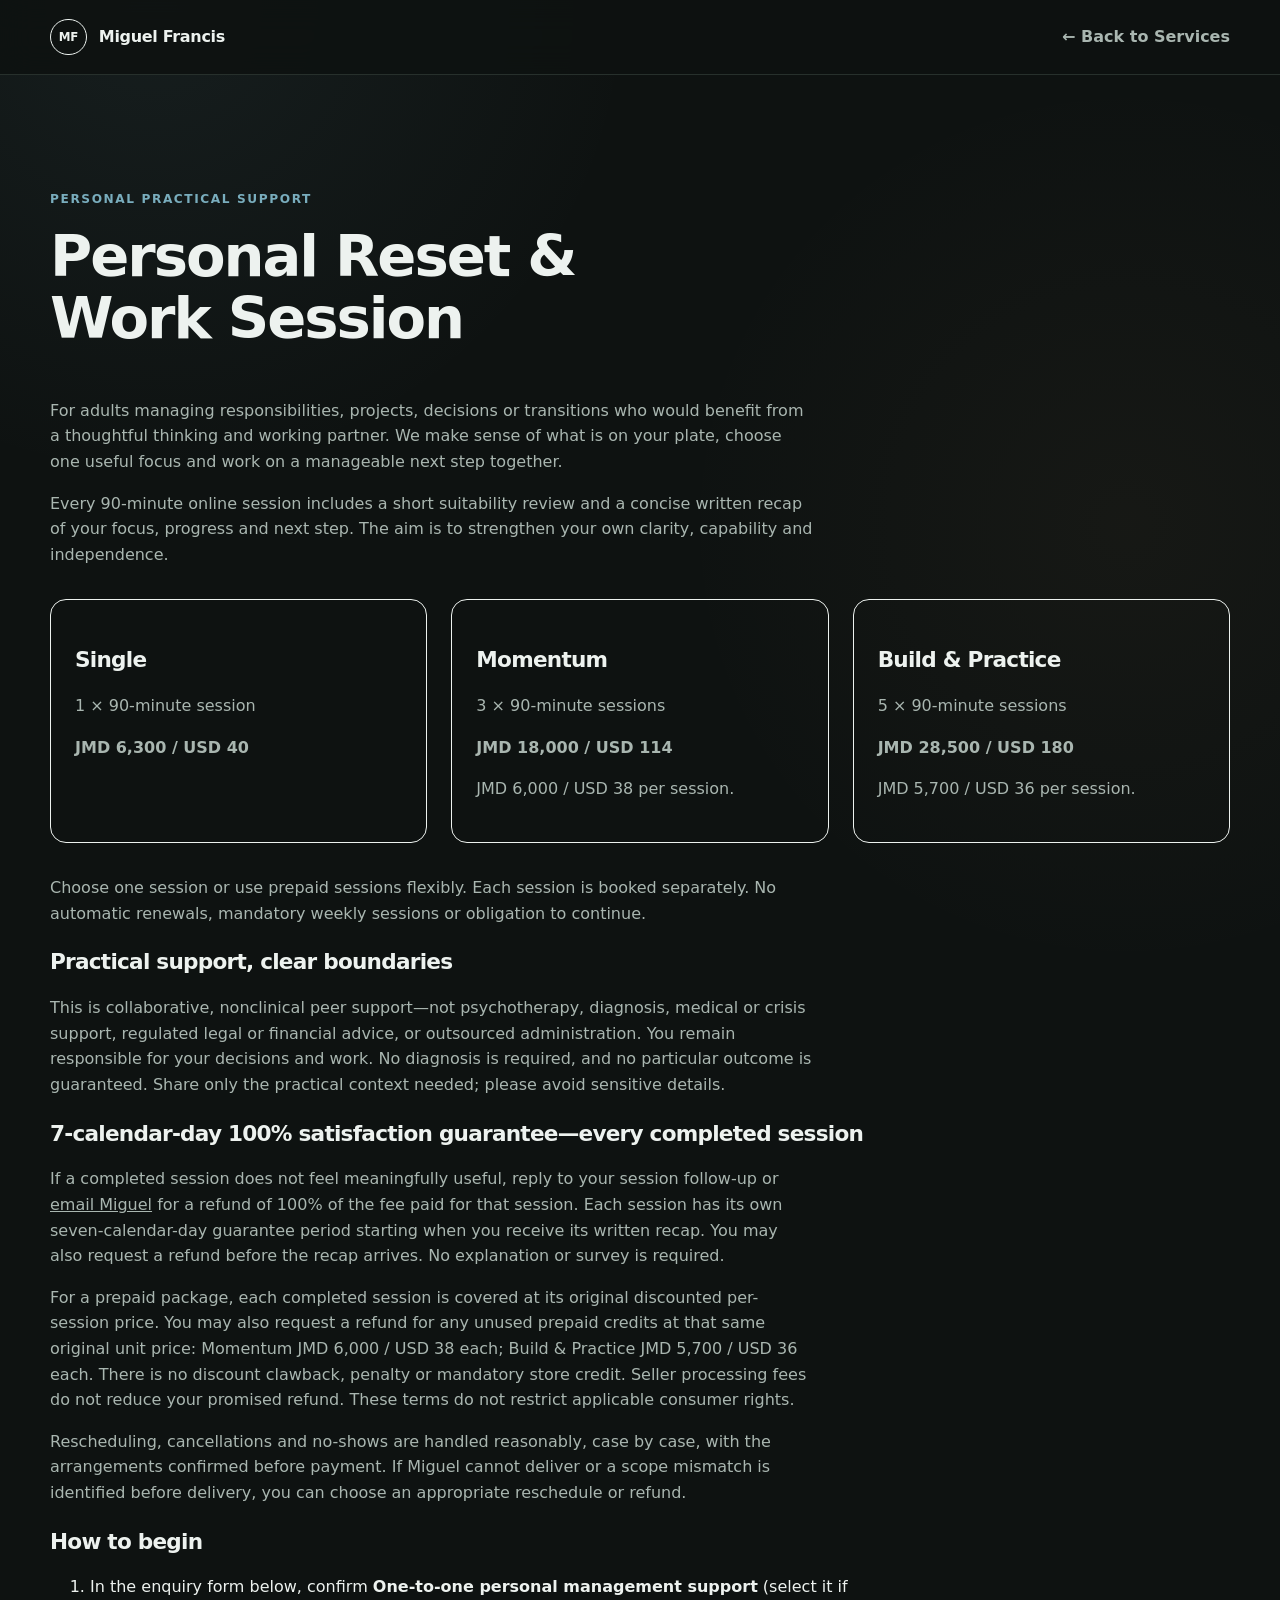
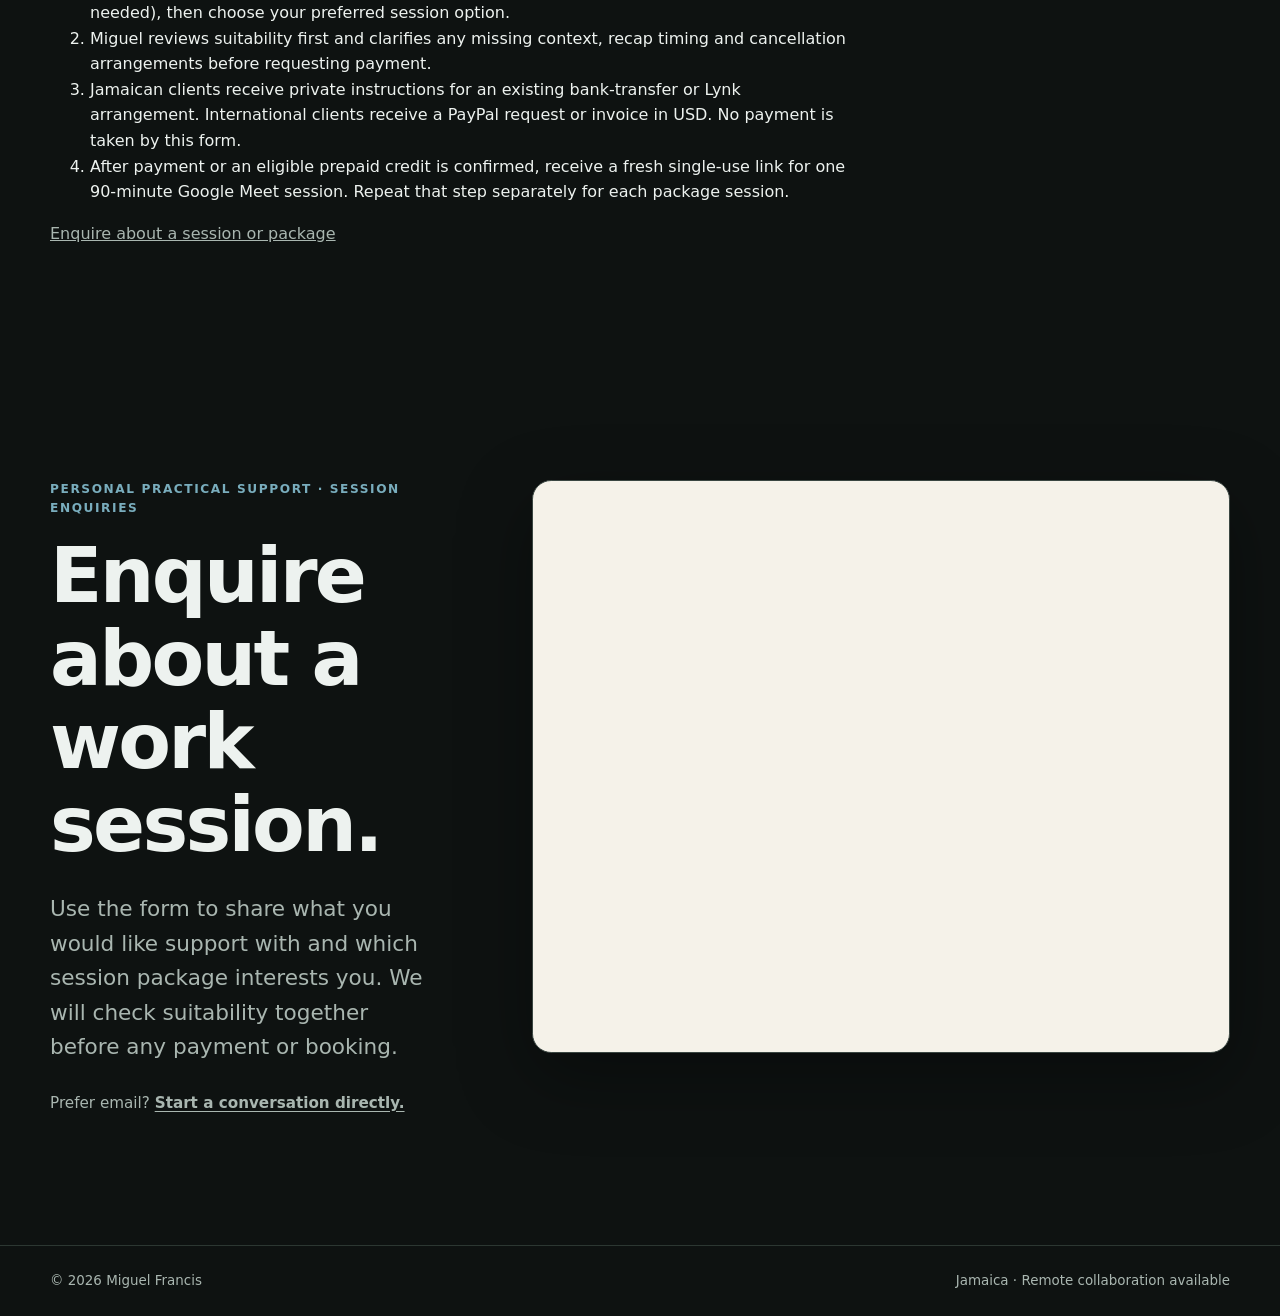
<file: personal-practical-support.html>
<!doctype html>
<html lang="en">
<head>
  <meta charset="utf-8">
  <meta name="viewport" content="width=device-width, initial-scale=1">
  <meta name="description" content="Personal Practical Support with Miguel Francis: explore one-to-one Personal Reset &amp; Work Session packages, terms and how to enquire.">
  <link rel="canonical" href="https://migydao.github.io/MiguelDao/personal-practical-support.html">
  <meta property="og:type" content="website">
  <meta property="og:title" content="Personal Practical Support | Miguel Francis">
  <meta property="og:description" content="Personal Reset &amp; Work Session: one-to-one nonclinical practical support, with single and multi-session packages.">
  <meta property="og:url" content="https://migydao.github.io/MiguelDao/personal-practical-support.html">
  <meta name="twitter:card" content="summary">
  <meta name="theme-color" content="#0e1211">
  <title>Personal Practical Support | Miguel Francis</title>
  <link rel="icon" href="assets/mark.svg" type="image/svg+xml">
  <script src="theme.js"></script>
  <link rel="stylesheet" href="styles.css">
  <style>.support-options{display:grid;grid-template-columns:repeat(auto-fit,minmax(min(100%,15rem),1fr));gap:1.5rem;margin-block:2rem}.support-options article{border:1px solid currentColor;border-radius:1rem;padding:1.5rem}#personal-support p,#personal-support li{max-width:75ch}#personal-support h3{margin-top:1.5rem}</style>
</head>
<body>
  <a class="skip-link" href="#main">Skip to content</a>

  <header class="site-header">
    <div class="shell nav-shell">
      <a class="brand" href="index.html" aria-label="Miguel Francis home">
        <span class="brand-mark" aria-hidden="true">MF</span>
        <span>Miguel Francis</span>
      </a>
      <nav class="case-nav" aria-label="Page navigation">
        <a href="services.html#personal-practical-support">← Back to Services</a>
      </nav>
    </div>
  </header>

  <main id="main">
    <section class="section" id="personal-support" aria-labelledby="personal-support-title">
      <div class="shell">
        <p class="eyebrow">Personal practical support</p>
        <h2 id="personal-support-title">Personal Reset &amp; Work Session</h2>
        <p>For adults managing responsibilities, projects, decisions or transitions who would benefit from a thoughtful thinking and working partner. We make sense of what is on your plate, choose one useful focus and work on a manageable next step together.</p>
        <p>Every 90-minute online session includes a short suitability review and a concise written recap of your focus, progress and next step. The aim is to strengthen your own clarity, capability and independence.</p>
        <div class="support-options">
          <article><h3>Single</h3><p>1 × 90-minute session</p><p><strong>JMD 6,300 / USD 40</strong></p></article>
          <article><h3>Momentum</h3><p>3 × 90-minute sessions</p><p><strong>JMD 18,000 / USD 114</strong></p><p>JMD 6,000 / USD 38 per session.</p></article>
          <article><h3>Build &amp; Practice</h3><p>5 × 90-minute sessions</p><p><strong>JMD 28,500 / USD 180</strong></p><p>JMD 5,700 / USD 36 per session.</p></article>
        </div>
        <p>Choose one session or use prepaid sessions flexibly. Each session is booked separately. No automatic renewals, mandatory weekly sessions or obligation to continue.</p>
        <h3>Practical support, clear boundaries</h3>
        <p>This is collaborative, nonclinical peer support—not psychotherapy, diagnosis, medical or crisis support, regulated legal or financial advice, or outsourced administration. You remain responsible for your decisions and work. No diagnosis is required, and no particular outcome is guaranteed. Share only the practical context needed; please avoid sensitive details.</p>
        <h3>7-calendar-day 100% satisfaction guarantee—every completed session</h3>
        <p>If a completed session does not feel meaningfully useful, reply to your session follow-up or <a href="mailto:miguelfrancis.rw@gmail.com?subject=Personal%20Reset%20session%20refund">email Miguel</a> for a refund of 100% of the fee paid for that session. Each session has its own seven-calendar-day guarantee period starting when you receive its written recap. You may also request a refund before the recap arrives. No explanation or survey is required.</p>
        <p>For a prepaid package, each completed session is covered at its original discounted per-session price. You may also request a refund for any unused prepaid credits at that same original unit price: Momentum JMD 6,000 / USD 38 each; Build &amp; Practice JMD 5,700 / USD 36 each. There is no discount clawback, penalty or mandatory store credit. Seller processing fees do not reduce your promised refund. These terms do not restrict applicable consumer rights.</p>
        <p>Rescheduling, cancellations and no-shows are handled reasonably, case by case, with the arrangements confirmed before payment. If Miguel cannot deliver or a scope mismatch is identified before delivery, you can choose an appropriate reschedule or refund.</p>
        <h3>How to begin</h3>
        <ol>
          <li>In the enquiry form below, confirm <strong>One-to-one personal management support</strong> (select it if needed), then choose your preferred session option.</li>
          <li>Miguel reviews suitability first and clarifies any missing context, recap timing and cancellation arrangements before requesting payment.</li>
          <li>Jamaican clients receive private instructions for an existing bank-transfer or Lynk arrangement. International clients receive a PayPal request or invoice in USD. No payment is taken by this form.</li>
          <li>After payment or an eligible prepaid credit is confirmed, receive a fresh single-use link for one 90-minute Google Meet session. Repeat that step separately for each package session.</li>
        </ol>
        <p><a href="#enquiry">Enquire about a session or package</a></p>
      </div>
    </section>

    <section class="section intake-hero" id="enquiry">
      <div class="shell intake-grid">
        <div class="intake-intro">
          <p class="eyebrow">Personal Practical Support · Session enquiries</p>
          <h1>Enquire about a work session.</h1>
          <p class="hero-copy">Use the form to share what you would like support with and which session package interests you. We will check suitability together before any payment or booking.</p>
          <p class="intake-fallback">Prefer email? <a href="mailto:miguelfrancis.rw@gmail.com?subject=Personal%20Practical%20Support%20inquiry">Start a conversation directly.</a></p>
        </div>

        <div class="intake-form-shell" aria-label="Personal Practical Support inquiry form">
          <iframe
            data-tally-src="https://tally.so/embed/rjxJpX?alignLeft=1&hideTitle=1&transparentBackground=1&dynamicHeight=1&service_prefill=One-to-one%20personal%20management%20support"
            loading="lazy"
            width="100%"
            height="520"
            frameborder="0"
            marginheight="0"
            marginwidth="0"
            title="Personal Practical Support inquiry form">
          </iframe>
        </div>
      </div>
    </section>
  </main>

  <footer class="site-footer">
    <div class="shell footer-row">
      <p>© <span id="year"></span> Miguel Francis</p>
      <p>Jamaica · Remote collaboration available</p>
    </div>
  </footer>

  <script>
  var d=document,w="https://tally.so/widgets/embed.js",v=function(){"undefined"!=typeof Tally?Tally.loadEmbeds():d.querySelectorAll("iframe[data-tally-src]:not([src])").forEach(function(e){e.src=e.dataset.tallySrc})};if("undefined"!=typeof Tally)v();else if(d.querySelector('script[src="'+w+'"]')==null){var s=d.createElement("script");s.src=w;s.onload=v;s.onerror=v;d.body.appendChild(s);}
  </script>
  <script src="script.js"></script>
</body>
</html>
</file>
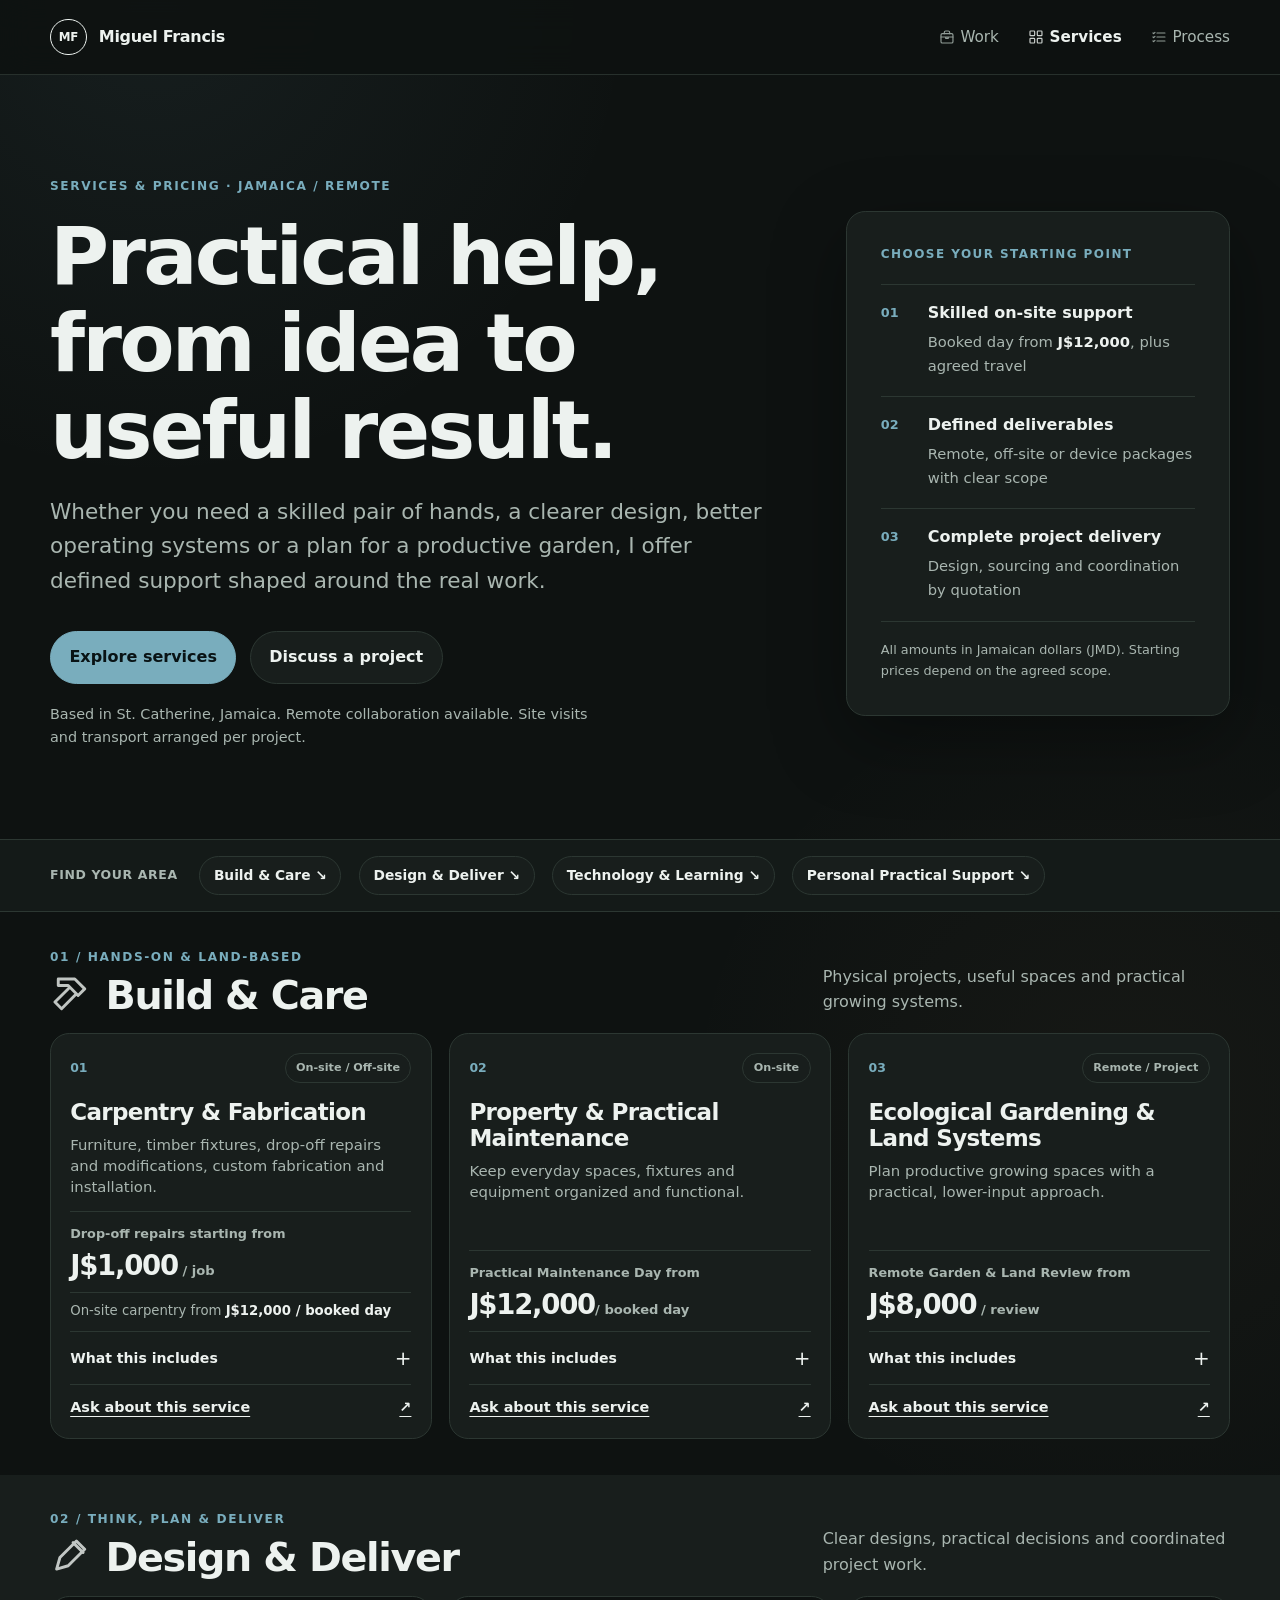
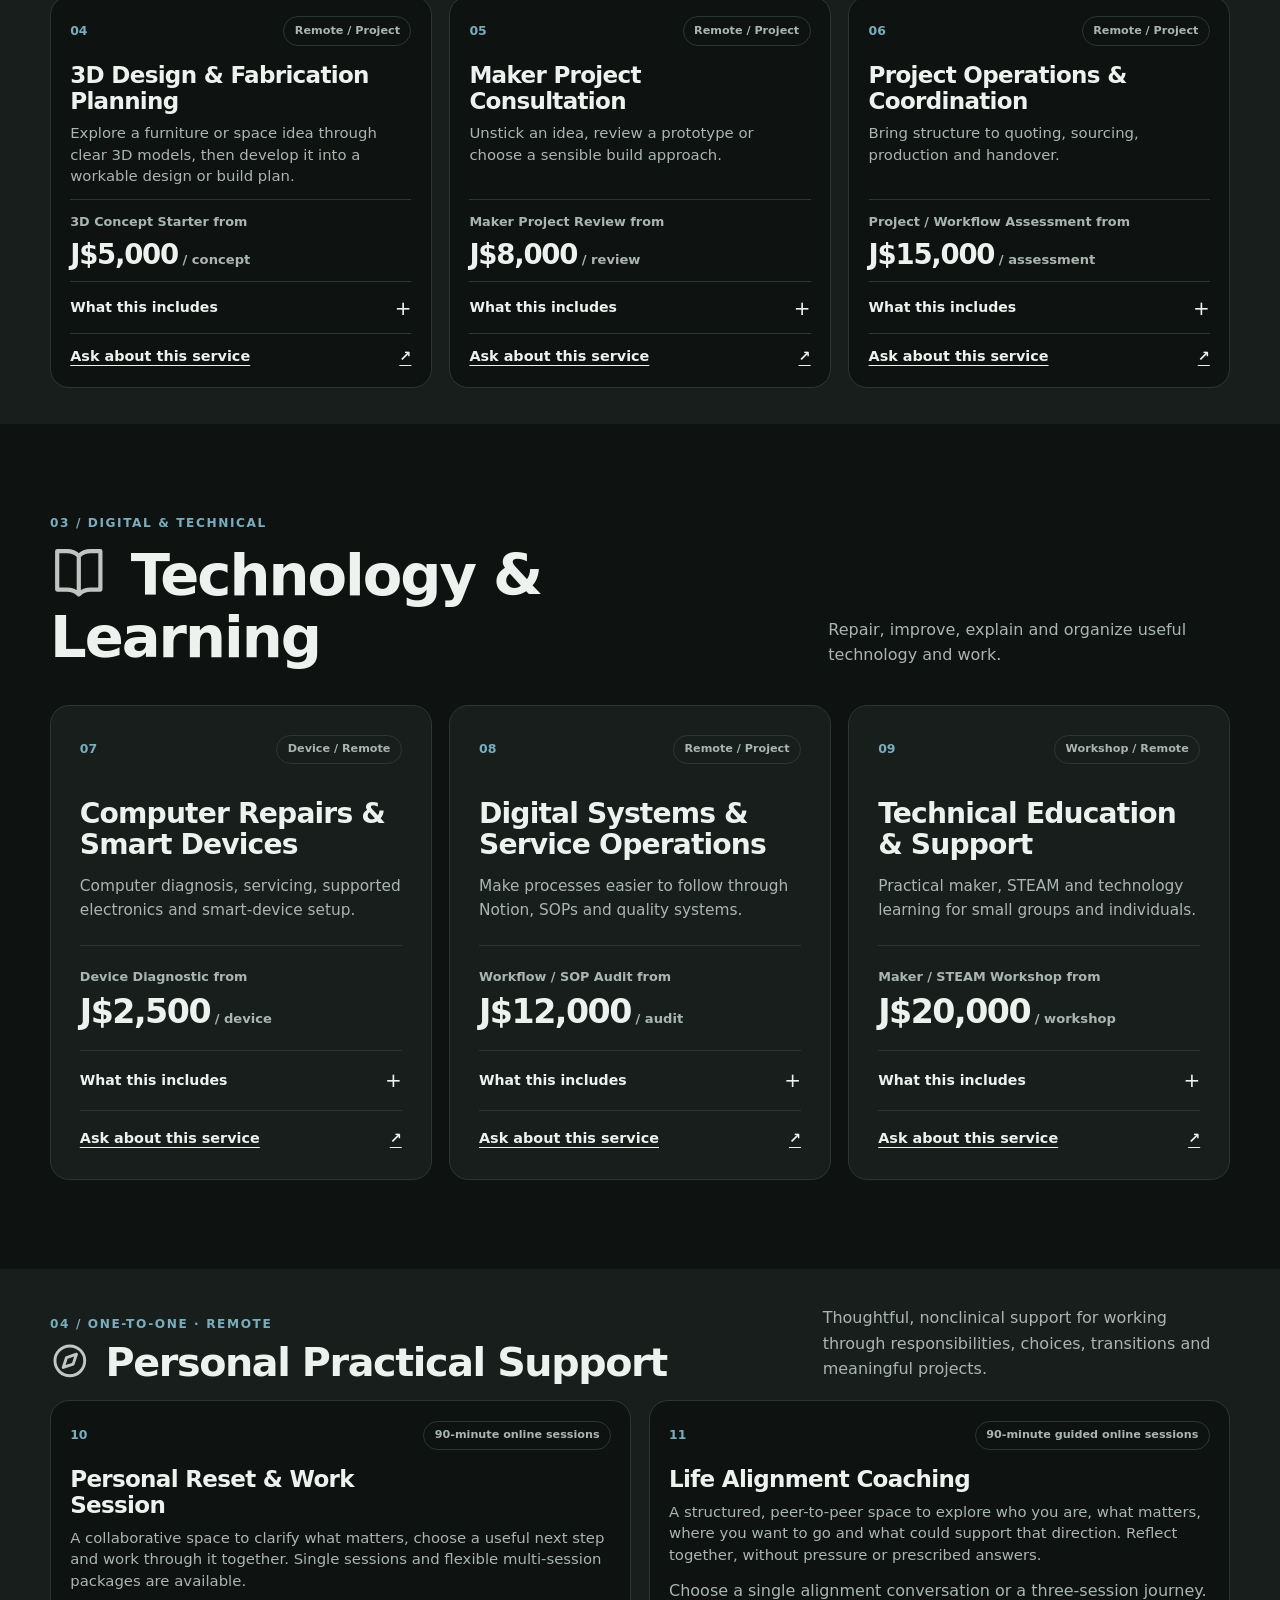
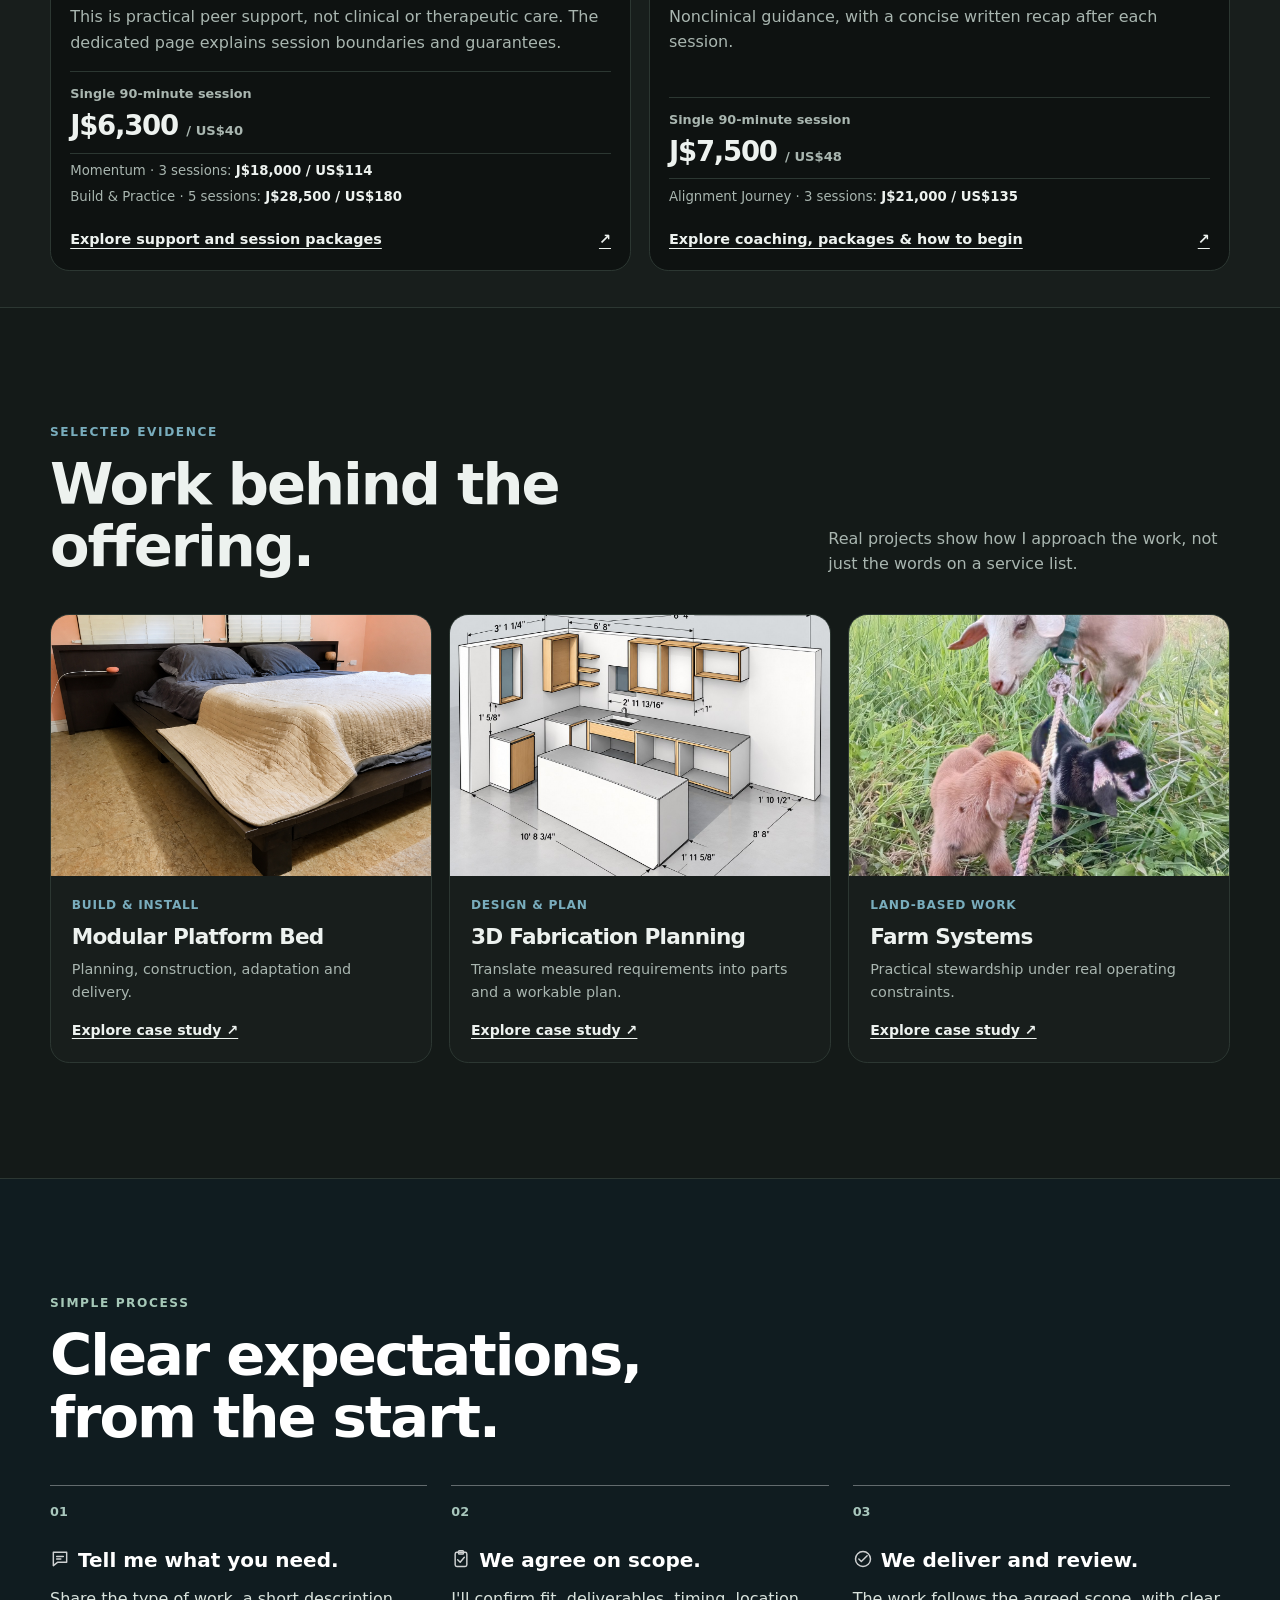
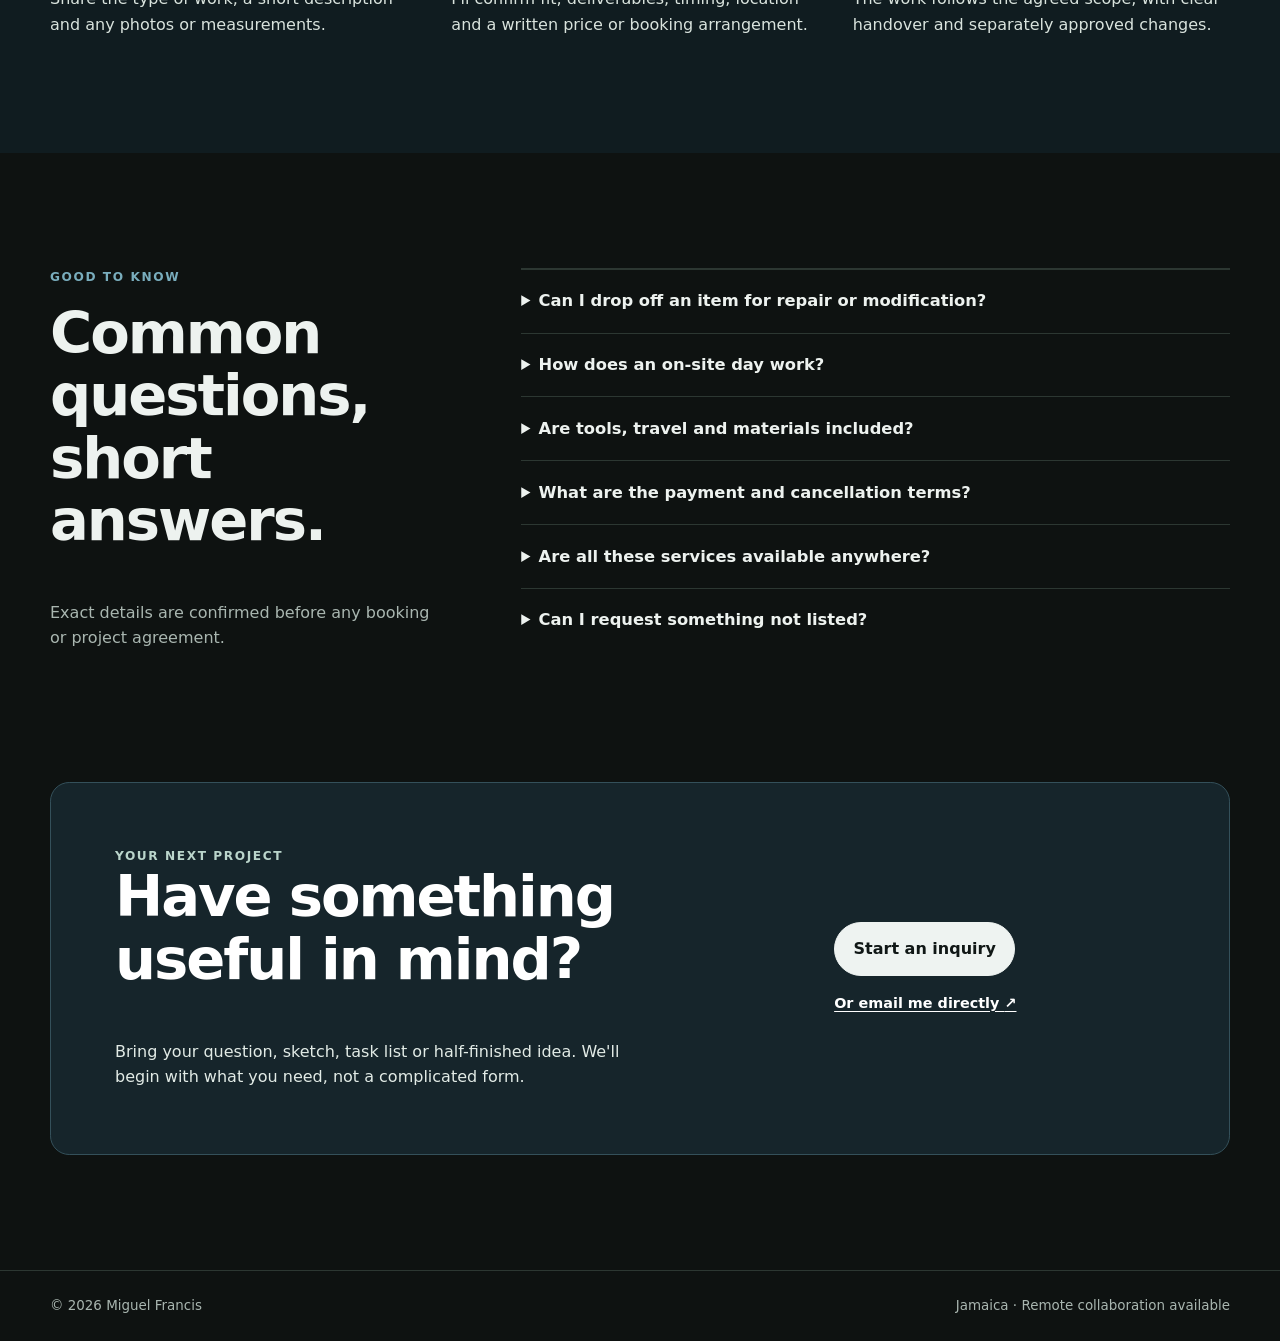
<file: services.html>
<!doctype html>
<html lang="en">
<head>
 <meta charset="utf-8">
 <meta name="viewport" content="width=device-width, initial-scale=1">
 <meta name="description" content="Explore Miguel Francis's practical services in Jamaica and remotely: carpentry, fabrication, 3D planning, computer repairs, Notion systems, project coordination, ecological garden design and more. See starting prices and inquire.">
 <meta name="theme-color" content="#0e1211">
 <link rel="canonical" href="https://migydao.github.io/MiguelDao/services.html">
 <meta property="og:type" content="website">
 <meta property="og:title" content="Services & Pricing | Miguel Francis">
 <meta property="og:description" content="Useful work, clearly scoped. Explore practical, technical and personal support services with starting prices, project evidence and an easy way to inquire.">
 <meta property="og:url" content="https://migydao.github.io/MiguelDao/services.html">
 <meta name="twitter:card" content="summary">
 <title>Services & Pricing | Miguel Francis</title>
 <link rel="icon" href="assets/mark.svg" type="image/svg+xml">
 <script src="theme.js"></script>
 <link rel="stylesheet" href="styles.css">
</head>
<body>
 <a class="skip-link" href="#main">Skip to content</a>
 <header class="site-header">
  <div class="shell nav-shell">
   <a class="brand" href="index.html" aria-label="Miguel Francis portfolio home"><span class="brand-mark" aria-hidden="true">MF</span><span>Miguel Francis</span></a>
   <button class="menu-toggle" type="button" aria-expanded="false" aria-controls="site-nav"><span class="sr-only">Toggle navigation</span><span></span><span></span><span></span></button>
   <nav id="site-nav" class="site-nav" aria-label="Primary navigation">
    <a href="index.html#work"><svg class="ui-icon" data-icon="work" viewBox="0 0 24 24" width="18" height="18" fill="none" stroke="currentColor" stroke-width="1.75" stroke-linecap="round" stroke-linejoin="round" aria-hidden="true" focusable="false"><rect x="3" y="7" width="18" height="14" rx="2"/><path d="M8 7V5a2 2 0 0 1 2-2h4a2 2 0 0 1 2 2v2M3 12h18M10 12v2h4v-2"/></svg>Work</a>
    <a href="services.html" aria-current="page"><svg class="ui-icon" data-icon="services" viewBox="0 0 24 24" width="18" height="18" fill="none" stroke="currentColor" stroke-width="1.75" stroke-linecap="round" stroke-linejoin="round" aria-hidden="true" focusable="false"><rect x="3" y="3" width="7" height="7" rx="1"/><rect x="14" y="3" width="7" height="7" rx="1"/><rect x="3" y="14" width="7" height="7" rx="1"/><rect x="14" y="14" width="7" height="7" rx="1"/></svg>Services</a>
    <a href="#how-it-works"><svg class="ui-icon" data-icon="process" viewBox="0 0 24 24" width="18" height="18" fill="none" stroke="currentColor" stroke-width="1.75" stroke-linecap="round" stroke-linejoin="round" aria-hidden="true" focusable="false"><path d="M9 6h12M9 12h12M9 18h12M3 6l1 1 2-2M3 12l1 1 2-2M3 18l1 1 2-2"/></svg>Process</a>
   </nav>
  </div>
 </header>
 <main id="main">
  <section class="section svc-hero" aria-labelledby="svc-page-title">
   <div class="shell svc-hero-grid">
    <div>
     <p class="eyebrow">Services & pricing · Jamaica / remote</p>
     <h1 id="svc-page-title">Practical help, from idea to useful result.</h1>
     <p class="hero-copy">Whether you need a skilled pair of hands, a clearer design, better operating systems or a plan for a productive garden, I offer defined support shaped around the real work.</p>
     <div class="actions"><a class="button button-primary" href="#services">Explore services</a><a class="button button-secondary" href="work-with-me.html">Discuss a project</a></div>
     <p class="svc-location">Based in St. Catherine, Jamaica. Remote collaboration available. Site visits and transport arranged per project.</p>
    </div>
    <aside class="svc-hero-panel" aria-label="Three ways to work together">
     <p class="svc-mini-kicker">Choose your starting point</p>
     <div class="svc-mode-row"><span>01</span><div><strong>Skilled on-site support</strong><p>Booked day from <b>J$12,000</b>, plus agreed travel</p></div></div>
     <div class="svc-mode-row"><span>02</span><div><strong>Defined deliverables</strong><p>Remote, off-site or device packages with clear scope</p></div></div>
     <div class="svc-mode-row"><span>03</span><div><strong>Complete project delivery</strong><p>Design, sourcing and coordination by quotation</p></div></div>
     <p class="svc-small-print">All amounts in Jamaican dollars (JMD). Starting prices depend on the agreed scope.</p>
    </aside>
   </div>
  </section>
  <div id="services" class="svc-jump-wrap"><div class="shell svc-jump">
   <span class="svc-jump-label">Find your area</span>
   <a href="#build-care">Build & Care <span aria-hidden="true">↘</span></a>
   <a href="#design-deliver">Design & Deliver <span aria-hidden="true">↘</span></a>
   <a href="#technology-learning">Technology & Learning <span aria-hidden="true">↘</span></a>
   <a href="#personal-practical-support">Personal Practical Support <span aria-hidden="true">↘</span></a>
  </div></div>
  <section id="build-care" class="section svc-group" aria-labelledby="build-care-title"><div class="shell">
 <div class="svc-section-head"><div><p class="eyebrow">01 / Hands-on & land-based</p><h2 id="build-care-title"><svg class="ui-icon" data-icon="hammer" viewBox="0 0 24 24" width="18" height="18" fill="none" stroke="currentColor" stroke-width="1.75" stroke-linecap="round" stroke-linejoin="round" aria-hidden="true" focusable="false"><path d="M5 3h10l6 6-4 4-6-6H5V3Zm7 5L3 17l4 4 9-9"/></svg>Build & Care</h2></div><p>Physical projects, useful spaces and practical growing systems.</p></div>
 <div class="svc-grid"><article class="svc-card" id="carpentry" aria-labelledby="carpentry-title">
 <div class="svc-card-top"><span class="svc-index">01</span><span class="svc-mode">On-site / Off-site</span></div>
 <h3 id="carpentry-title">Carpentry &amp; Fabrication</h3>
 <p class="svc-description">Furniture, timber fixtures, drop-off repairs and modifications, custom fabrication and installation.</p>
 <div class="svc-price" aria-label="Drop-off repairs starting from J$1,000, depending on size and scope; on-site carpentry from J$12,000 per booked day">
  <p class="svc-price-label">Drop-off repairs starting from</p>
  <p class="svc-price-value">J$1,000<span> / job</span></p>
  <p class="svc-price-secondary">On-site carpentry from <strong>J$12,000 / booked day</strong></p>
 </div>
 <details class="svc-details"><summary>What this includes <span aria-hidden="true">+</span></summary>
  <div class="svc-detail-body"><ul><li>Woodworking repairs and modifications reviewed by conversation, photos or the item itself; the final price depends on size, scope and materials</li><li>Customer drop-off and collection are the lowest-cost arrangement; timing depends on the repair and availability</li><li>Modifications and custom fabrication quoted by scope; on-site carpentry booked by the day, up to eight hours including an agreed meal break</li></ul><p>J$1,000 is the starting labour charge for qualifying drop-off repairs. The price for each repair or modification is assessed according to its size, scope and required work; custom builds are quoted separately. Materials, special consumables, equipment, transport, collection/delivery, installation and site visits are extra unless included in a quote. Confirm suitability before bringing an item.</p><a class="svc-proof" href="case-studies/modular-platform-bed.html">See related work <span aria-hidden="true">↗</span></a></div>
 </details>
 <a class="svc-card-link" href="work-with-me.html">Ask about this service <span aria-hidden="true">↗</span></a>
</article>
<article class="svc-card" id="maintenance" aria-labelledby="maintenance-title">
 <div class="svc-card-top"><span class="svc-index">02</span><span class="svc-mode">On-site</span></div>
 <h3 id="maintenance-title">Property &amp; Practical Maintenance</h3>
 <p class="svc-description">Keep everyday spaces, fixtures and equipment organized and functional.</p>
 <div class="svc-price" aria-label="Practical Maintenance Day starting at J$12,000/ booked day">
  <p class="svc-price-label">Practical Maintenance Day from</p>
  <p class="svc-price-value">J$12,000<span>/ booked day</span></p>
 </div>
 <details class="svc-details"><summary>What this includes <span aria-hidden="true">+</span></summary>
  <div class="svc-detail-body"><ul><li>One on-site workday for agreed non-specialist tasks</li><li>Repairs to suitable fixtures and furniture</li><li>Workspace improvements and practical organization</li></ul><p>No plumbing, fixed mains electrical work, hazardous access, structural engineering or other regulated specialist trades.</p></div>
 </details>
 <a class="svc-card-link" href="work-with-me.html">Ask about this service <span aria-hidden="true">↗</span></a>
</article>
<article class="svc-card" id="garden" aria-labelledby="garden-title">
 <div class="svc-card-top"><span class="svc-index">03</span><span class="svc-mode">Remote / Project</span></div>
 <h3 id="garden-title">Ecological Gardening &amp; Land Systems</h3>
 <p class="svc-description">Plan productive growing spaces with a practical, lower-input approach.</p>
 <div class="svc-price" aria-label="Remote Garden &amp; Land Review starting at J$8,000 / review">
  <p class="svc-price-label">Remote Garden &amp; Land Review from</p>
  <p class="svc-price-value">J$8,000<span> / review</span></p>
 </div>
 <details class="svc-details"><summary>What this includes <span aria-hidden="true">+</span></summary>
  <div class="svc-detail-body"><ul><li>Review one small growing area from photos and a simple sketch</li><li>Structured discussion and prioritized next-step plan</li><li>Edible garden starter plan from J$15,000; garden infrastructure by quote</li></ul><p>Knowledge-first at present. No routine grass cutting, powered grounds maintenance, licensed spraying, large-scale clearing or hazardous tree work.</p><a class="svc-proof" href="case-studies/farm-operations-resilience.html">See related work <span aria-hidden="true">↗</span></a></div>
 </details>
 <a class="svc-card-link" href="work-with-me.html">Ask about this service <span aria-hidden="true">↗</span></a>
</article></div>
</div></section>
<section id="design-deliver" class="section svc-group" aria-labelledby="design-deliver-title"><div class="shell">
 <div class="svc-section-head"><div><p class="eyebrow">02 / Think, plan & deliver</p><h2 id="design-deliver-title"><svg class="ui-icon" data-icon="pen" viewBox="0 0 24 24" width="18" height="18" fill="none" stroke="currentColor" stroke-width="1.75" stroke-linecap="round" stroke-linejoin="round" aria-hidden="true" focusable="false"><path d="m14 4 6 6M4 20l2-7L16 3l5 5L11 18l-7 2Z"/></svg>Design & Deliver</h2></div><p>Clear designs, practical decisions and coordinated project work.</p></div>
 <div class="svc-grid"><article class="svc-card" id="design" aria-labelledby="design-title">
 <div class="svc-card-top"><span class="svc-index">04</span><span class="svc-mode">Remote / Project</span></div>
 <h3 id="design-title">3D Design &amp; Fabrication Planning</h3>
 <p class="svc-description">Explore a furniture or space idea through clear 3D models, then develop it into a workable design or build plan.</p>
 <div class="svc-price" aria-label="3D Concept Starter starting at J$5,000 per defined concept">
  <p class="svc-price-label">3D Concept Starter from</p>
  <p class="svc-price-value">J$5,000<span> / concept</span></p>
 </div>
 <details class="svc-details"><summary>What this includes <span aria-hidden="true">+</span></summary>
  <div class="svc-detail-body"><ul><li><strong>Concept Starter from J$5,000:</strong> one defined item or small layout using supplied measurements and references, one presentation view and one limited refinement</li><li><strong>3D Design Development from J$12,000:</strong> a more developed model, two presentation views, one consolidated revision and agreed file outputs</li><li><strong>Fabrication Planning from J$25,000:</strong> agreed dimensioned views, preliminary component and material information, and planning notes for a defined build</li></ul><p>Client-supplied measurements and clear project requirements are needed. Site measurements, extensive revisions, editable CAD files and fabrication-ready drawings are not included in the starter package; additional deliverables are separately scoped. Construction dimensions and assumptions require checking before fabrication. Architectural and structural certification is not included.</p><a class="svc-proof" href="case-studies/3d-design-fabrication-planning.html">See related work <span aria-hidden="true">↗</span></a></div>
 </details>
 <a class="svc-card-link" href="work-with-me.html">Ask about this service <span aria-hidden="true">↗</span></a>
</article>
<article class="svc-card" id="maker" aria-labelledby="maker-title">
 <div class="svc-card-top"><span class="svc-index">05</span><span class="svc-mode">Remote / Project</span></div>
 <h3 id="maker-title">Maker Project Consultation</h3>
 <p class="svc-description">Unstick an idea, review a prototype or choose a sensible build approach.</p>
 <div class="svc-price" aria-label="Maker Project Review starting at J$8,000 / review">
  <p class="svc-price-label">Maker Project Review from</p>
  <p class="svc-price-value">J$8,000<span> / review</span></p>
 </div>
 <details class="svc-details"><summary>What this includes <span aria-hidden="true">+</span></summary>
  <div class="svc-detail-body"><ul><li>Review one project from the available sketches, photos or models</li><li>Structured remote discussion on options, constraints and risks</li><li>Concise recommendations and next steps; build plans from J$15,000</li></ul><p>Detailed drawings, prototypes, extended research and hands-on construction are separately scoped.</p></div>
 </details>
 <a class="svc-card-link" href="work-with-me.html">Ask about this service <span aria-hidden="true">↗</span></a>
</article>
<article class="svc-card" id="operations" aria-labelledby="operations-title">
 <div class="svc-card-top"><span class="svc-index">06</span><span class="svc-mode">Remote / Project</span></div>
 <h3 id="operations-title">Project Operations &amp; Coordination</h3>
 <p class="svc-description">Bring structure to quoting, sourcing, production and handover.</p>
 <div class="svc-price" aria-label="Project / Workflow Assessment starting at J$15,000 / assessment">
  <p class="svc-price-label">Project / Workflow Assessment from</p>
  <p class="svc-price-value">J$15,000<span> / assessment</span></p>
 </div>
 <details class="svc-details"><summary>What this includes <span aria-hidden="true">+</span></summary>
  <div class="svc-detail-body"><ul><li>Review one project or workflow and supplied records</li><li>Brief findings and prioritized action recommendations</li><li>Coordination setup from J$30,000; complete delivery quoted</li></ul><p>Subcontractors, purchasing and full delivery responsibilities require an agreed scope, cash funding, risk allowance and milestones.</p><a class="svc-proof" href="case-studies/iwtm-operations.html">See related work <span aria-hidden="true">↗</span></a></div>
 </details>
 <a class="svc-card-link" href="work-with-me.html">Ask about this service <span aria-hidden="true">↗</span></a>
</article></div>
</div></section>
<section id="technology-learning" class="section svc-group" aria-labelledby="technology-learning-title"><div class="shell">
 <div class="svc-section-head"><div><p class="eyebrow">03 / Digital & technical</p><h2 id="technology-learning-title"><svg class="ui-icon" data-icon="book" viewBox="0 0 24 24" width="18" height="18" fill="none" stroke="currentColor" stroke-width="1.75" stroke-linecap="round" stroke-linejoin="round" aria-hidden="true" focusable="false"><path d="M12 5v16M3 3h4c3 0 5 2 5 2s2-2 5-2h4v16h-4c-3 0-5 2-5 2s-2-2-5-2H3V3Z"/></svg>Technology & Learning</h2></div><p>Repair, improve, explain and organize useful technology and work.</p></div>
 <div class="svc-grid"><article class="svc-card" id="computers" aria-labelledby="computers-title">
 <div class="svc-card-top"><span class="svc-index">07</span><span class="svc-mode">Device / Remote</span></div>
 <h3 id="computers-title">Computer Repairs &amp; Smart Devices</h3>
 <p class="svc-description">Computer diagnosis, servicing, supported electronics and smart-device setup.</p>
 <div class="svc-price" aria-label="Device Diagnostic starting at J$2,500 / device">
  <p class="svc-price-label">Device Diagnostic from</p>
  <p class="svc-price-value">J$2,500<span> / device</span></p>
 </div>
 <details class="svc-details"><summary>What this includes <span aria-hidden="true">+</span></summary>
  <div class="svc-detail-body"><ul><li>Symptoms review, initial checks and a findings summary</li><li>Routine cleaning from J$5,500; hardware replacement labour from J$5,000</li><li>Non-hardwired smart-device setup from J$6,000</li></ul><p>Parts and specialized repairs are extra. Client-approved access and data handling are required. No fixed mains wiring or electrical panels. On-site visits use the day-booking minimum.</p></div>
 </details>
 <a class="svc-card-link" href="work-with-me.html">Ask about this service <span aria-hidden="true">↗</span></a>
</article>
<article class="svc-card" id="digital" aria-labelledby="digital-title">
 <div class="svc-card-top"><span class="svc-index">08</span><span class="svc-mode">Remote / Project</span></div>
 <h3 id="digital-title">Digital Systems &amp; Service Operations</h3>
 <p class="svc-description">Make processes easier to follow through Notion, SOPs and quality systems.</p>
 <div class="svc-price" aria-label="Workflow / SOP Audit starting at J$12,000 / audit">
  <p class="svc-price-label">Workflow / SOP Audit from</p>
  <p class="svc-price-value">J$12,000<span> / audit</span></p>
 </div>
 <details class="svc-details"><summary>What this includes <span aria-hidden="true">+</span></summary>
  <div class="svc-detail-body"><ul><li>Review one workflow with briefing and examples</li><li>Practical improvement summary and prioritized actions</li><li>Notion Starter System from J$25,000; CX/QA review from J$20,000</li></ul><p>Complex automation, integrations, extensive migration, additional databases and ongoing support are quoted separately.</p><a class="svc-proof" href="case-studies/equipment-management.html">See related work <span aria-hidden="true">↗</span></a></div>
 </details>
 <a class="svc-card-link" href="work-with-me.html">Ask about this service <span aria-hidden="true">↗</span></a>
</article>
<article class="svc-card" id="education" aria-labelledby="education-title">
 <div class="svc-card-top"><span class="svc-index">09</span><span class="svc-mode">Workshop / Remote</span></div>
 <h3 id="education-title">Technical Education &amp; Support</h3>
 <p class="svc-description">Practical maker, STEAM and technology learning for small groups and individuals.</p>
 <div class="svc-price" aria-label="Maker / STEAM Workshop starting at J$20,000 / workshop">
  <p class="svc-price-label">Maker / STEAM Workshop from</p>
  <p class="svc-price-value">J$20,000<span> / workshop</span></p>
 </div>
 <details class="svc-details"><summary>What this includes <span aria-hidden="true">+</span></summary>
  <div class="svc-detail-body"><ul><li>One introductory session with an agreed learning outcome</li><li>Preparation, instruction and a practical takeaway</li><li>Individual remote support package from J$8,000</li></ul><p>Group size, tools, venue, participant support, materials, travel and safeguarding are confirmed for each session.</p></div>
 </details>
 <a class="svc-card-link" href="work-with-me.html">Ask about this service <span aria-hidden="true">↗</span></a>
</article></div>
</div></section>
  <section id="personal-practical-support" class="section svc-group" aria-labelledby="personal-practical-support-title"><div class="shell">
   <div class="svc-section-head">
    <div><p class="eyebrow">04 / One-to-one · Remote</p><h2 id="personal-practical-support-title"><svg class="ui-icon" data-icon="compass" viewBox="0 0 24 24" width="18" height="18" fill="none" stroke="currentColor" stroke-width="1.75" stroke-linecap="round" stroke-linejoin="round" aria-hidden="true" focusable="false"><circle cx="12" cy="12" r="9"/><path d="m16 8-2 6-6 2 2-6 6-2Z"/></svg>Personal Practical Support</h2></div>
    <p>Thoughtful, nonclinical support for working through responsibilities, choices, transitions and meaningful projects.</p>
   </div>
   <div class="svc-grid svc-grid--support">
    <article class="svc-card svc-feature-card" aria-labelledby="personal-reset-title">
     <div class="svc-card-top"><span class="svc-index">10</span><span class="svc-mode">90-minute online sessions</span></div>
     <h3 id="personal-reset-title">Personal Reset &amp; Work Session</h3>
     <p class="svc-description">A collaborative space to clarify what matters, choose a useful next step and work through it together. Single sessions and flexible multi-session packages are available.</p>
     <p>This is practical peer support, not clinical or therapeutic care. The dedicated page explains session boundaries and guarantees.</p>
     <div class="svc-price">
       <p class="svc-price-label">Single 90-minute session</p>
       <p class="svc-price-value">J$6,300 <span>/ US$40</span></p>
       <p class="svc-price-secondary">Momentum · 3 sessions: <strong>J$18,000 / US$114</strong><span class="svc-package-line">Build &amp; Practice · 5 sessions: <strong>J$28,500 / US$180</strong></span></p>
     </div>
     <a class="svc-card-link" href="personal-practical-support.html">Explore support and session packages <span aria-hidden="true">↗</span></a>
    </article>
    <article class="svc-card svc-feature-card" aria-labelledby="life-alignment-card-title">
      <div class="svc-card-top"><span class="svc-index">11</span><span class="svc-mode">90-minute guided online sessions</span></div>
      <h3 id="life-alignment-card-title">Life Alignment Coaching</h3>
      <p class="svc-description">A structured, peer-to-peer space to explore who you are, what matters, where you want to go and what could support that direction. Reflect together, without pressure or prescribed answers.</p>
      <p>Choose a single alignment conversation or a three-session journey. Nonclinical guidance, with a concise written recap after each session.</p>
      <div class="svc-price">
        <p class="svc-price-label">Single 90-minute session</p>
        <p class="svc-price-value">J$7,500 <span>/ US$48</span></p>
        <p class="svc-price-secondary">Alignment Journey · 3 sessions: <strong>J$21,000 / US$135</strong></p>
      </div>
      <a class="svc-card-link" href="life-alignment-coaching.html">Explore coaching, packages &amp; how to begin <span aria-hidden="true">↗</span></a>
    </article>
   </div>
  </div></section>
  <section class="section svc-proof-section" aria-labelledby="svc-evidence">
   <div class="shell">
    <div class="svc-section-head"><div><p class="eyebrow">Selected evidence</p><h2 id="svc-evidence">Work behind the offering.</h2></div><p>Real projects show how I approach the work, not just the words on a service list.</p></div>
    <div class="svc-proof-grid">
     <a class="svc-proof-tile" href="case-studies/modular-platform-bed.html"><img src="assets/projects/modular-platform-bed/hero.png" alt="Completed modular platform bed installed after fabrication and transport" loading="lazy"><div><span>Build & install</span><h3>Modular Platform Bed</h3><p>Planning, construction, adaptation and delivery.</p><span class="svc-proof-more">Explore case study ↗</span></div></a>
     <a class="svc-proof-tile" href="case-studies/3d-design-fabrication-planning.html"><img src="assets/projects/3d-design/kitchen-layout-public-render.jpg" alt="Measured 3D kitchen design showing cabinetry, island and dimensions for fabrication planning" loading="lazy"><div><span>Design & plan</span><h3>3D Fabrication Planning</h3><p>Translate measured requirements into parts and a workable plan.</p><span class="svc-proof-more">Explore case study ↗</span></div></a>
     <a class="svc-proof-tile" href="case-studies/farm-operations-resilience.html"><img src="assets/projects/farm/livestock-goats-homepage.jpg" alt="Goat and young goats in a grazing area on the farm" loading="lazy"><div><span>Land-based work</span><h3>Farm Systems</h3><p>Practical stewardship under real operating constraints.</p><span class="svc-proof-more">Explore case study ↗</span></div></a>
    </div>
   </div>
  </section>
  <section class="section svc-process" id="how-it-works" aria-labelledby="svc-process-title"><div class="shell">
   <div class="svc-section-head"><div><p class="eyebrow">Simple process</p><h2 id="svc-process-title">Clear expectations, from the start.</h2></div></div>
   <ol class="svc-steps">
    <li><span>01</span><strong><svg class="ui-icon" data-icon="message" viewBox="0 0 24 24" width="18" height="18" fill="none" stroke="currentColor" stroke-width="1.75" stroke-linecap="round" stroke-linejoin="round" aria-hidden="true" focusable="false"><path d="M4 4h16v12H9l-5 4V4Zm4 5h8m-8 3h5"/></svg>Tell me what you need.</strong><p>Share the type of work, a short description and any photos or measurements.</p></li>
    <li><span>02</span><strong><svg class="ui-icon" data-icon="clipboard" viewBox="0 0 24 24" width="18" height="18" fill="none" stroke="currentColor" stroke-width="1.75" stroke-linecap="round" stroke-linejoin="round" aria-hidden="true" focusable="false"><rect x="5" y="4" width="14" height="17" rx="2"/><rect x="9" y="2" width="6" height="4" rx="1"/><path d="m8 13 3 3 5-6"/></svg>We agree on scope.</strong><p>I'll confirm fit, deliverables, timing, location and a written price or booking arrangement.</p></li>
    <li><span>03</span><strong><svg class="ui-icon" data-icon="check" viewBox="0 0 24 24" width="18" height="18" fill="none" stroke="currentColor" stroke-width="1.75" stroke-linecap="round" stroke-linejoin="round" aria-hidden="true" focusable="false"><circle cx="12" cy="12" r="9"/><path d="m7 12 3 3 7-7"/></svg>We deliver and review.</strong><p>The work follows the agreed scope, with clear handover and separately approved changes.</p></li>
   </ol>
  </div></section>
  <section class="section svc-faq" aria-labelledby="svc-faq-title"><div class="shell svc-faq-grid">
   <div><p class="eyebrow">Good to know</p><h2 id="svc-faq-title">Common questions, short answers.</h2><p>Exact details are confirmed before any booking or project agreement.</p></div>
   <div class="svc-faq-list">
    <details><summary>Can I drop off an item for repair or modification?</summary><p>Yes, by prior arrangement. Drop-off repairs start at J$1,000 in labour, with the final price depending on the size and scope of the repair or modification, the item's condition, materials and time. The lowest-cost option is to bring the item and collect it; some jobs may be completed while you wait if practical, while others need more time for adhesive curing or other steps. Collection, delivery and other logistics are separately quoted.</p></details>
    <details><summary>How does an on-site day work?</summary><p>Individual hands-on work starts at J$12,000 for a minimum one-day booking, with up to eight hours at the site including an agreed meal break. Start time, priorities and site access are confirmed in advance. Extra days or scope changes need approval.</p></details>
    <details><summary>Are tools, travel and materials included?</summary><p>Not automatically. A suitable compact tool kit may be brought after confirming the job. Travel and mobilization, project materials, consumables, specialist equipment and helpers are supplied by the client or included in a separate agreed quote.</p></details>
    <details><summary>What are the payment and cancellation terms?</summary><p>For first-time on-site clients, labour is payable at the end of each booked day; agreed travel costs are funded or arranged before departure. Multi-day projects may use deposits or milestones. Rescheduling is generally free at least 48 hours ahead, except agreed nonrecoverable costs. Late cancellations may incur charges if specified and agreed before booking, with reasonable emergency and safety exceptions.</p></details>
    <details><summary>Are all these services available anywhere?</summary><p>The categories are available within the defined scope and resources. Work requiring a site visit depends on location, travel and equipment. Ecological gardening is primarily assessment and planning for now, not grass cutting or powered grounds maintenance. Plumbing, fixed mains electrical work, regulated spraying and specialist unsafe work are excluded.</p></details>
    <details><summary>Can I request something not listed?</summary><p>Yes. Describe the goal and constraints through the project form. I'll explain whether it fits my capabilities or needs a separately qualified collaborator.</p></details>
   </div>
  </div></section>
  <section class="section svc-contact" aria-labelledby="svc-contact-title"><div class="shell svc-contact-panel">
   <div><p class="eyebrow">Your next project</p><h2 id="svc-contact-title">Have something useful in mind?</h2><p>Bring your question, sketch, task list or half-finished idea. We'll begin with what you need, not a complicated form.</p></div>
   <div class="svc-contact-actions"><a class="button button-light" href="work-with-me.html">Start an inquiry</a><a href="mailto:miguelfrancis.rw@gmail.com?subject=Services%20inquiry%20for%20Miguel">Or email me directly <span aria-hidden="true">↗</span></a></div>
  </div></section>
 </main>
 <footer class="site-footer"><div class="shell footer-row"><p>© <span id="year"></span> Miguel Francis</p><p>Jamaica · Remote collaboration available</p></div></footer>
 <script src="script.js"></script>
</body>
</html>
</file>
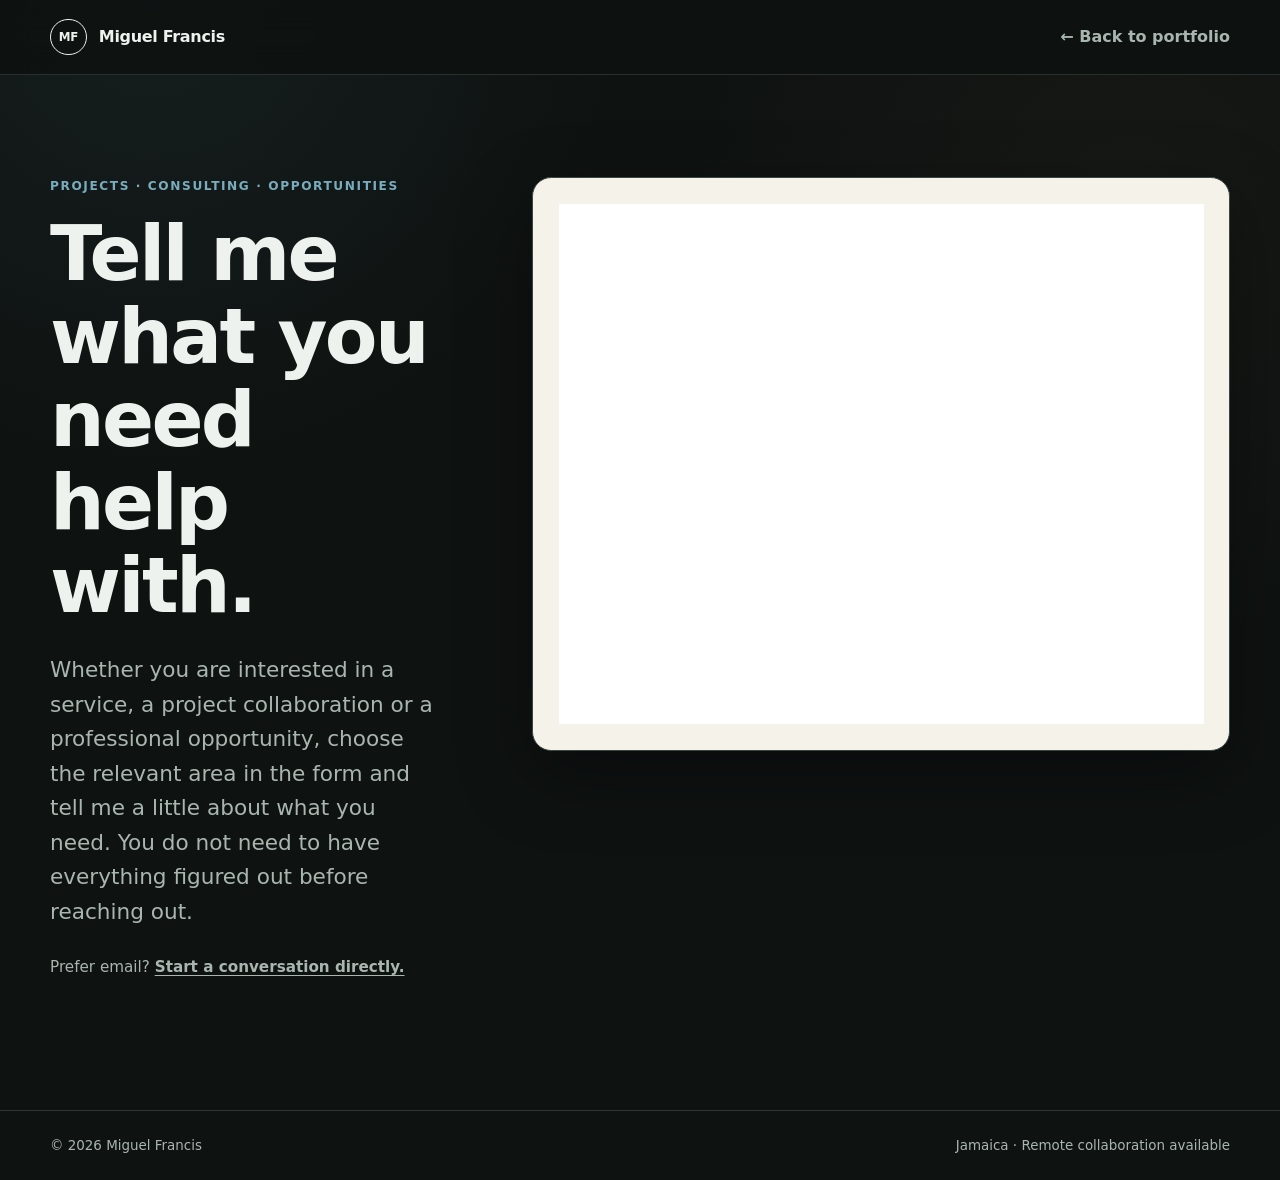
<file: work-with-me.html>
<!doctype html>
<html lang="en">
<head>
  <meta charset="utf-8">
  <meta name="viewport" content="width=device-width, initial-scale=1">
  <meta name="description" content="Share a project, consulting need or professional opportunity with Miguel Francis.">
  <link rel="canonical" href="https://migydao.github.io/MiguelDao/work-with-me.html">
  <meta property="og:type" content="website">
  <meta property="og:title" content="Work With Miguel — Miguel Francis">
  <meta property="og:description" content="Share a project, consulting need or professional opportunity with Miguel Francis.">
  <meta property="og:url" content="https://migydao.github.io/MiguelDao/work-with-me.html">
  <meta name="twitter:card" content="summary">
  <meta name="theme-color" content="#0e1211">
  <title>Work With Miguel — Miguel Francis</title>
  <link rel="icon" href="assets/mark.svg" type="image/svg+xml">
  <script src="theme.js"></script>
  <link rel="stylesheet" href="styles.css">
</head>
<body>
  <a class="skip-link" href="#main">Skip to content</a>

  <header class="site-header">
    <div class="shell nav-shell">
      <a class="brand" href="index.html" aria-label="Miguel Francis home">
        <span class="brand-mark" aria-hidden="true">MF</span>
        <span>Miguel Francis</span>
      </a>
      <nav class="case-nav" aria-label="Page navigation">
        <a href="index.html#work-with-me">← Back to portfolio</a>
      </nav>
    </div>
  </header>

  <main id="main">
    <section class="section intake-hero" id="enquiry">
      <div class="shell intake-grid">
        <div class="intake-intro">
          <p class="eyebrow">Projects · Consulting · Opportunities</p>
          <h1>Tell me what you need help with.</h1>
          <p class="hero-copy">Whether you are interested in a service, a project collaboration or a professional opportunity, choose the relevant area in the form and tell me a little about what you need. You do not need to have everything figured out before reaching out.</p>
          <p class="intake-fallback">Prefer email? <a href="mailto:miguelfrancis.rw@gmail.com?subject=Project%20inquiry%20for%20Miguel">Start a conversation directly.</a></p>
        </div>

        <div class="intake-form-shell" aria-label="Work With Miguel inquiry form">
          <iframe
            data-tally-src="https://tally.so/embed/rjxJpX?alignLeft=1&hideTitle=1&transparentBackground=1&dynamicHeight=1"
            loading="lazy"
            width="100%"
            height="520"
            frameborder="0"
            marginheight="0"
            marginwidth="0"
            title="Work With Miguel inquiry form">
          </iframe>
        </div>
      </div>
    </section>
  </main>

  <footer class="site-footer">
    <div class="shell footer-row">
      <p>© <span id="year"></span> Miguel Francis</p>
      <p>Jamaica · Remote collaboration available</p>
    </div>
  </footer>

  <script>
  var d=document,w="https://tally.so/widgets/embed.js",v=function(){"undefined"!=typeof Tally?Tally.loadEmbeds():d.querySelectorAll("iframe[data-tally-src]:not([src])").forEach(function(e){e.src=e.dataset.tallySrc})};if("undefined"!=typeof Tally)v();else if(d.querySelector('script[src="'+w+'"]')==null){var s=d.createElement("script");s.src=w;s.onload=v;s.onerror=v;d.body.appendChild(s);}
  </script>
  <script src="script.js"></script>
</body>
</html>
</file>
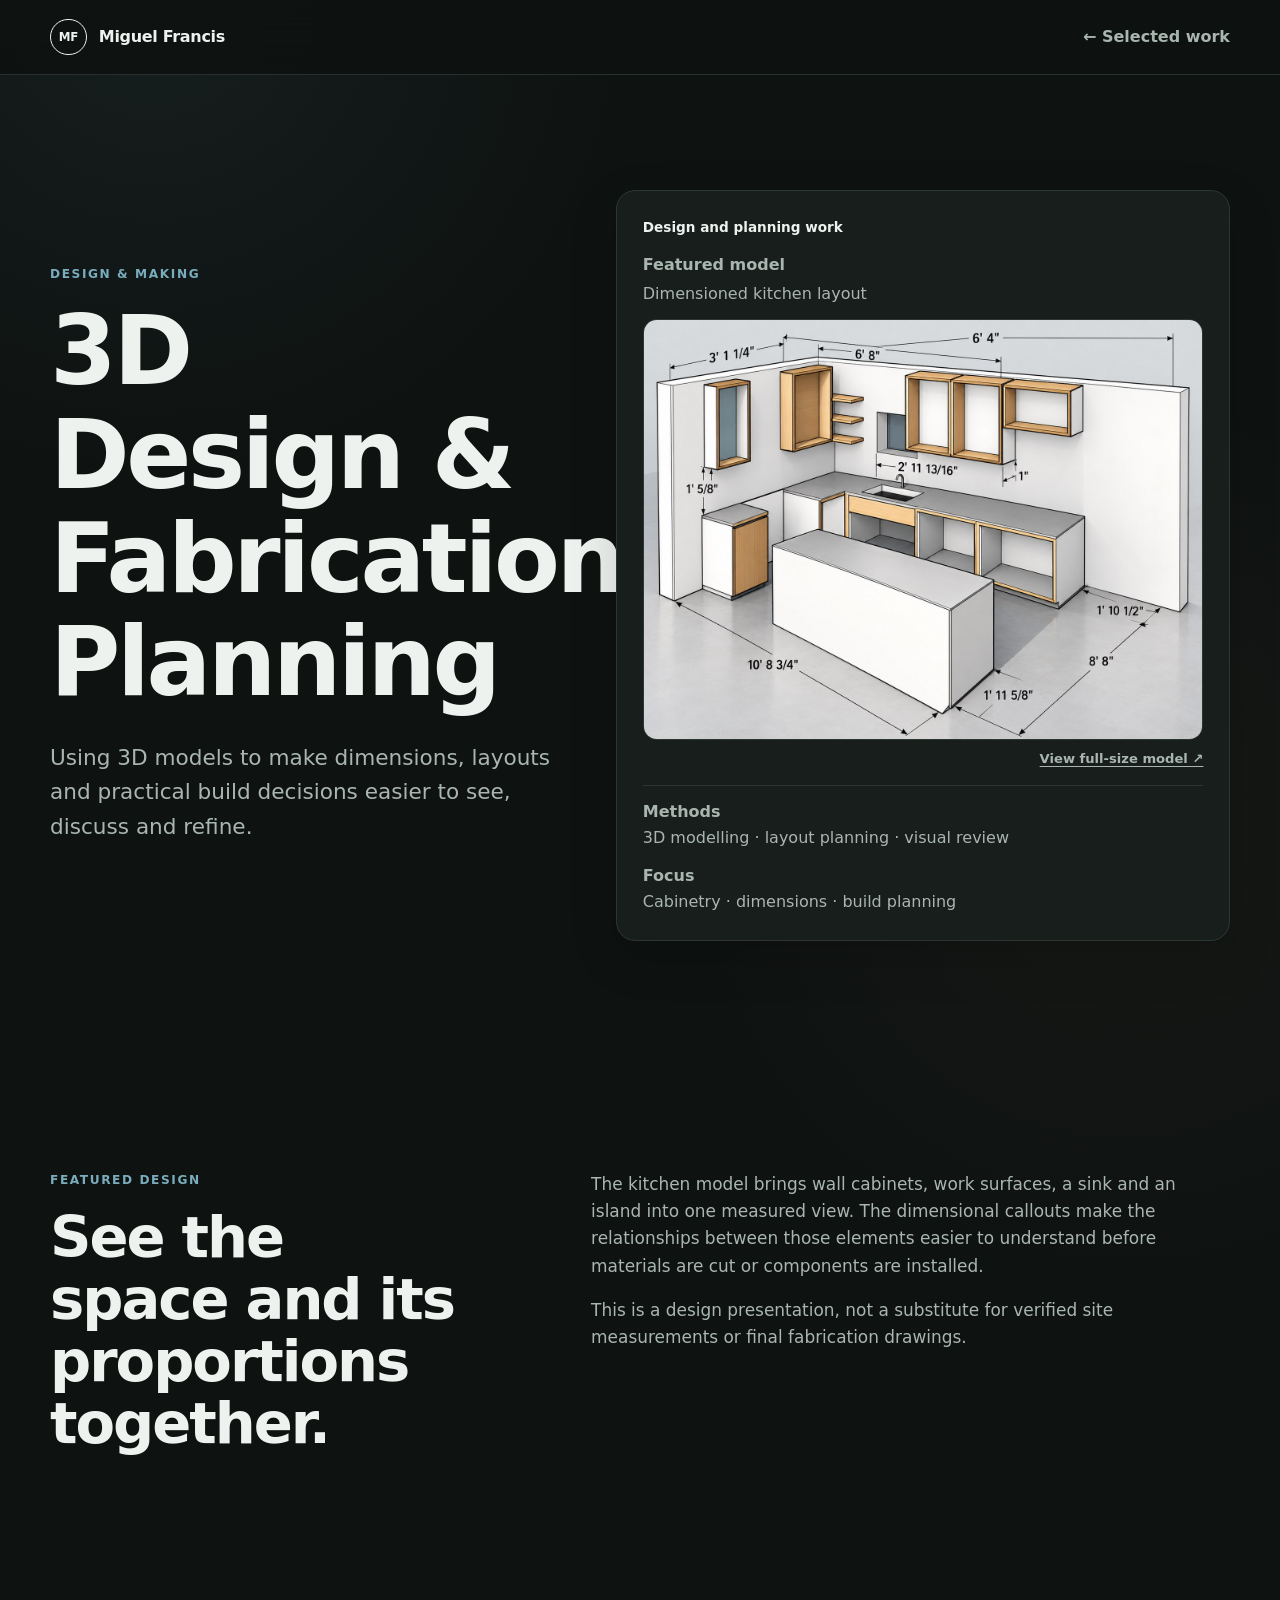
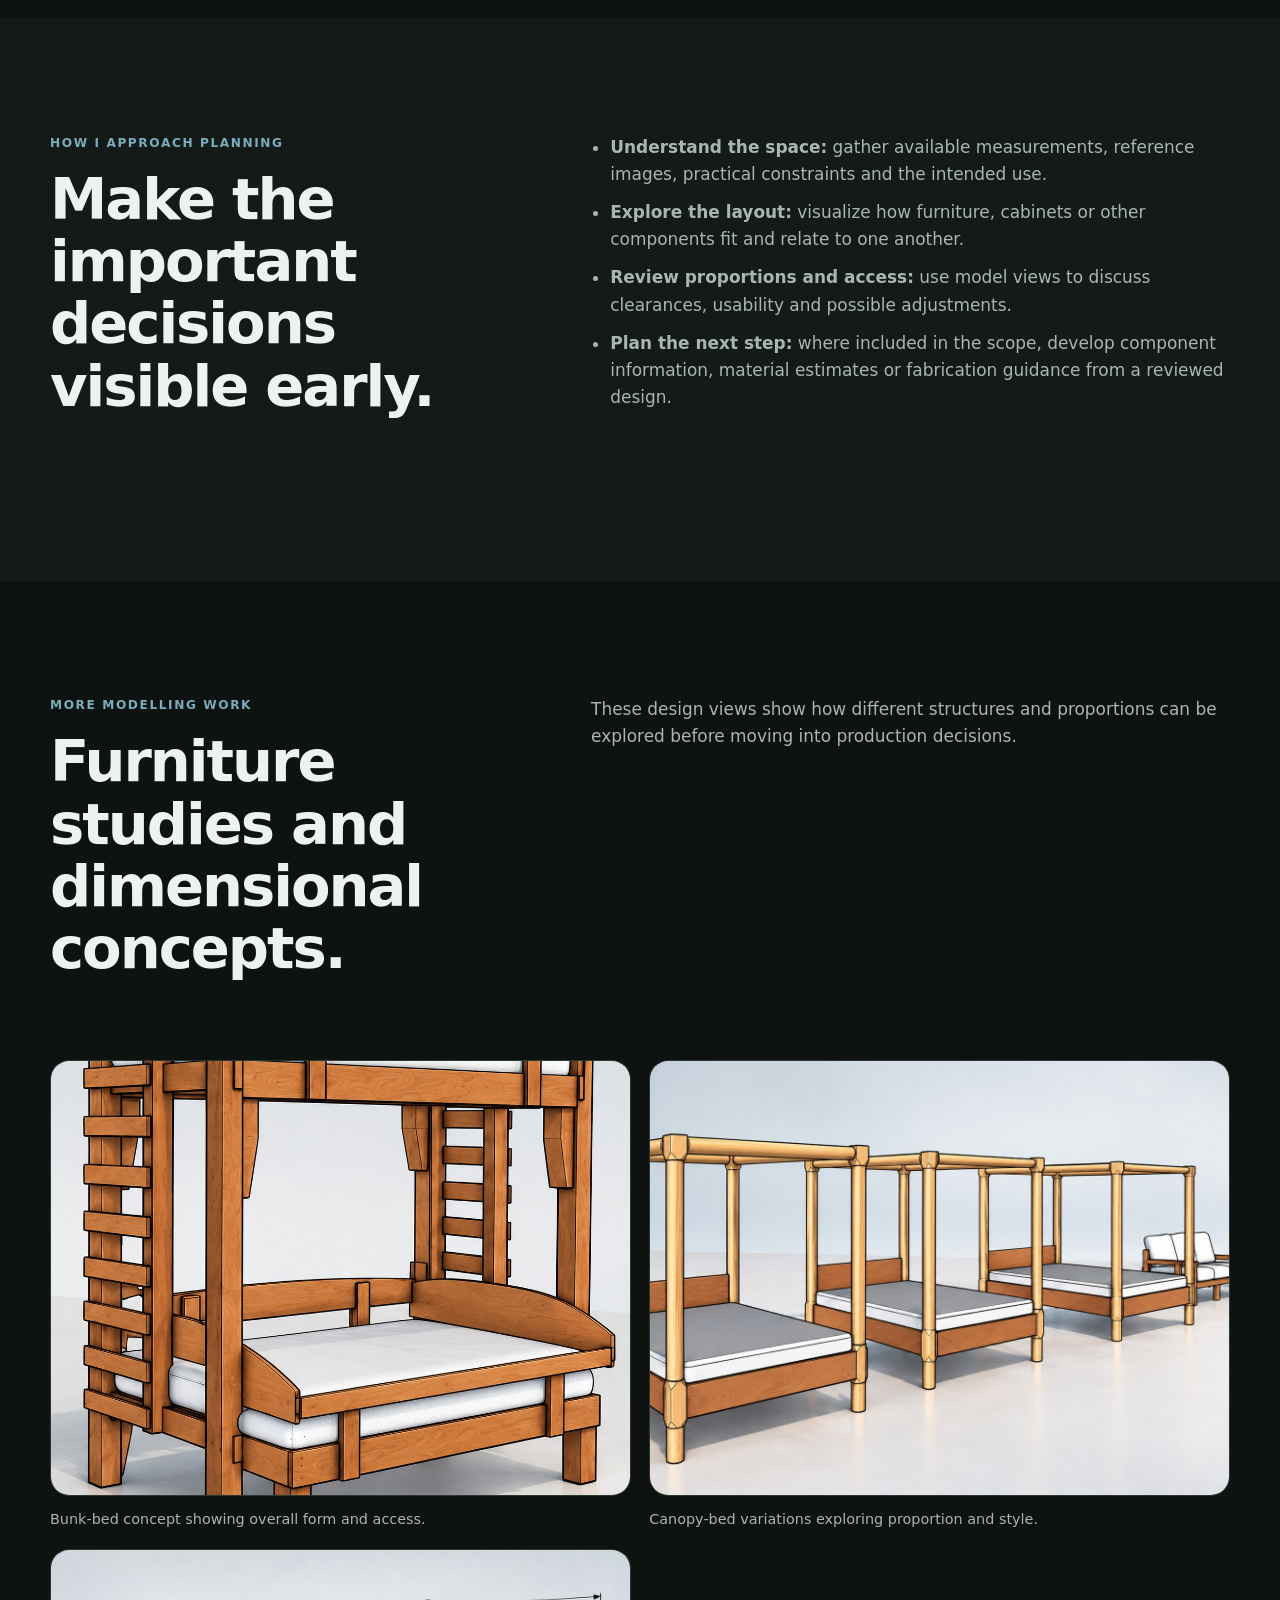
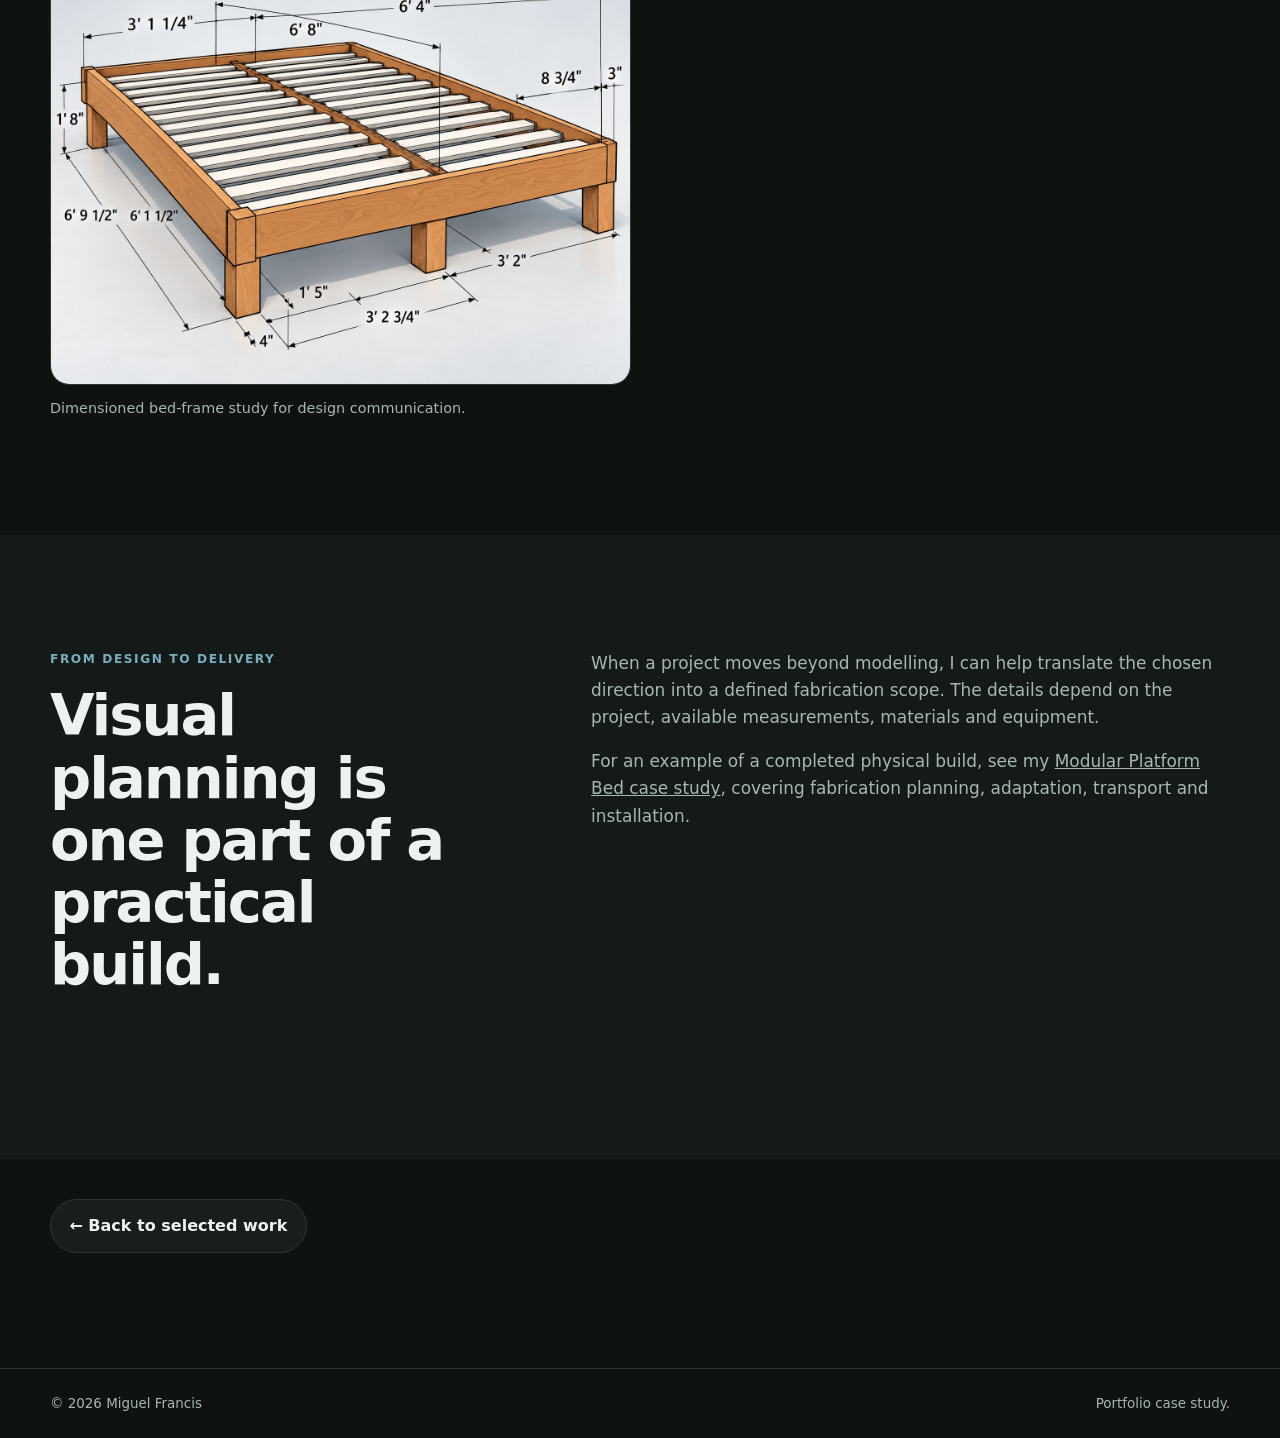
<file: case-studies/3d-design-fabrication-planning.html>
<!doctype html>
<html lang="en">
<head>
  <meta charset="utf-8">
  <meta name="viewport" content="width=device-width, initial-scale=1">
  <meta name="description" content="Explore Miguel Francis’s dimensioned 3D kitchen layout, furniture models, and practical fabrication-planning approach.">
  <meta name="theme-color" content="#0e1211">
  <title>3D Design &amp; Fabrication Planning | Miguel Francis</title>
  <link rel="icon" href="../assets/mark.svg" type="image/svg+xml">
  <script src="../theme.js"></script>
  <link rel="stylesheet" href="../styles.css">
</head>
<body>
  <a class="skip-link" href="#main">Skip to content</a>
  <header class="site-header">
    <div class="shell nav-shell">
      <a class="brand" href="../index.html" aria-label="Miguel Francis home">
        <span class="brand-mark" aria-hidden="true">MF</span>
        <span>Miguel Francis</span>
      </a>
      <nav class="case-nav" aria-label="Case study navigation">
        <a href="../index.html#work">← Selected work</a>
      </nav>
    </div>
  </header>

  <main id="main">
    <section class="case-hero section design-feature-hero" aria-labelledby="design-page-title">
      <div class="shell case-hero-grid">
        <div>
          <p class="eyebrow">Design &amp; Making</p>
          <h1 id="design-page-title">3D Design &amp; Fabrication Planning</h1>
          <p class="hero-copy">Using 3D models to make dimensions, layouts and practical build decisions easier to see, discuss and refine.</p>
        </div>
        <aside class="case-facts design-feature-card" aria-label="Featured dimensioned kitchen model">
          <p class="panel-kicker">Design and planning work</p>
          <p class="design-feature-title"><strong>Featured model</strong><span>Dimensioned kitchen layout</span></p>
          <figure class="case-figure design-feature-figure">
            <a href="../assets/projects/3d-design/kitchen-layout-public-render.jpg" target="_blank" rel="noopener noreferrer" aria-label="View the dimensioned kitchen 3D model at full size">
              <img src="../assets/projects/3d-design/kitchen-layout-public-render.jpg" alt="Measured 3D kitchen design showing upper cabinets, base cabinets, countertop, island and dimension annotations" width="1400" height="1050">
            </a>
          </figure>
          <p class="design-feature-enlarge"><a href="../assets/projects/3d-design/kitchen-layout-public-render.jpg" target="_blank" rel="noopener noreferrer">View full-size model ↗</a></p>
          <div class="design-feature-meta">
            <p><strong>Methods</strong><br>3D modelling · layout planning · visual review</p>
            <p><strong>Focus</strong><br>Cabinetry · dimensions · build planning</p>
          </div>
        </aside>
      </div>
    </section>

    <section class="section case-section">
      <div class="shell case-content-grid">
        <div>
          <p class="eyebrow">Featured design</p>
          <h2>See the space and its proportions together.</h2>
        </div>
        <div class="case-copy">
          <p>The kitchen model brings wall cabinets, work surfaces, a sink and an island into one measured view. The dimensional callouts make the relationships between those elements easier to understand before materials are cut or components are installed.</p>
          <p>This is a design presentation, not a substitute for verified site measurements or final fabrication drawings.</p>
        </div>
      </div>
    </section>

    <section class="section case-section case-tinted">
      <div class="shell case-content-grid">
        <div>
          <p class="eyebrow">How I approach planning</p>
          <h2>Make the important decisions visible early.</h2>
        </div>
        <div class="case-copy">
          <ul class="case-list">
            <li><strong>Understand the space:</strong> gather available measurements, reference images, practical constraints and the intended use.</li>
            <li><strong>Explore the layout:</strong> visualize how furniture, cabinets or other components fit and relate to one another.</li>
            <li><strong>Review proportions and access:</strong> use model views to discuss clearances, usability and possible adjustments.</li>
            <li><strong>Plan the next step:</strong> where included in the scope, develop component information, material estimates or fabrication guidance from a reviewed design.</li>
          </ul>
        </div>
      </div>
    </section>

    <section class="section case-section">
      <div class="shell">
        <div class="case-content-grid case-gallery-intro">
          <div>
            <p class="eyebrow">More modelling work</p>
            <h2>Furniture studies and dimensional concepts.</h2>
          </div>
          <div class="case-copy">
            <p>These design views show how different structures and proportions can be explored before moving into production decisions.</p>
          </div>
        </div>
        <div class="case-gallery case-gallery-two">
          <figure class="case-figure">
            <img src="../assets/projects/3d-design/bunk-bed-public-render.jpg" alt="3D concept render of a wooden bunk bed with access ladder" loading="lazy">
            <figcaption>Bunk-bed concept showing overall form and access.</figcaption>
          </figure>
          <figure class="case-figure">
            <img src="../assets/projects/3d-design/canopy-bed-series-public-render.jpg" alt="3D presentation of canopy bed variations" loading="lazy">
            <figcaption>Canopy-bed variations exploring proportion and style.</figcaption>
          </figure>
          <figure class="case-figure">
            <img src="../assets/projects/3d-design/dimensioned-bed-frame-public-render.jpg" alt="3D bed-frame model with dimensional annotations" loading="lazy">
            <figcaption>Dimensioned bed-frame study for design communication.</figcaption>
          </figure>
        </div>
      </div>
    </section>

    <section class="section case-section case-tinted">
      <div class="shell case-content-grid">
        <div>
          <p class="eyebrow">From design to delivery</p>
          <h2>Visual planning is one part of a practical build.</h2>
        </div>
        <div class="case-copy">
          <p>When a project moves beyond modelling, I can help translate the chosen direction into a defined fabrication scope. The details depend on the project, available measurements, materials and equipment.</p>
          <p>For an example of a completed physical build, see my <a href="modular-platform-bed.html">Modular Platform Bed case study</a>, covering fabrication planning, adaptation, transport and installation.</p>
        </div>
      </div>
    </section>

    <section class="section case-next">
      <div class="shell">
        <a class="button button-secondary" href="../index.html#work">← Back to selected work</a>
      </div>
    </section>
  </main>

  <footer class="site-footer">
    <div class="shell footer-row">
      <p>© 2026 Miguel Francis</p>
      <p>Portfolio case study.</p>
    </div>
  </footer>
</body>
</html>
</file>
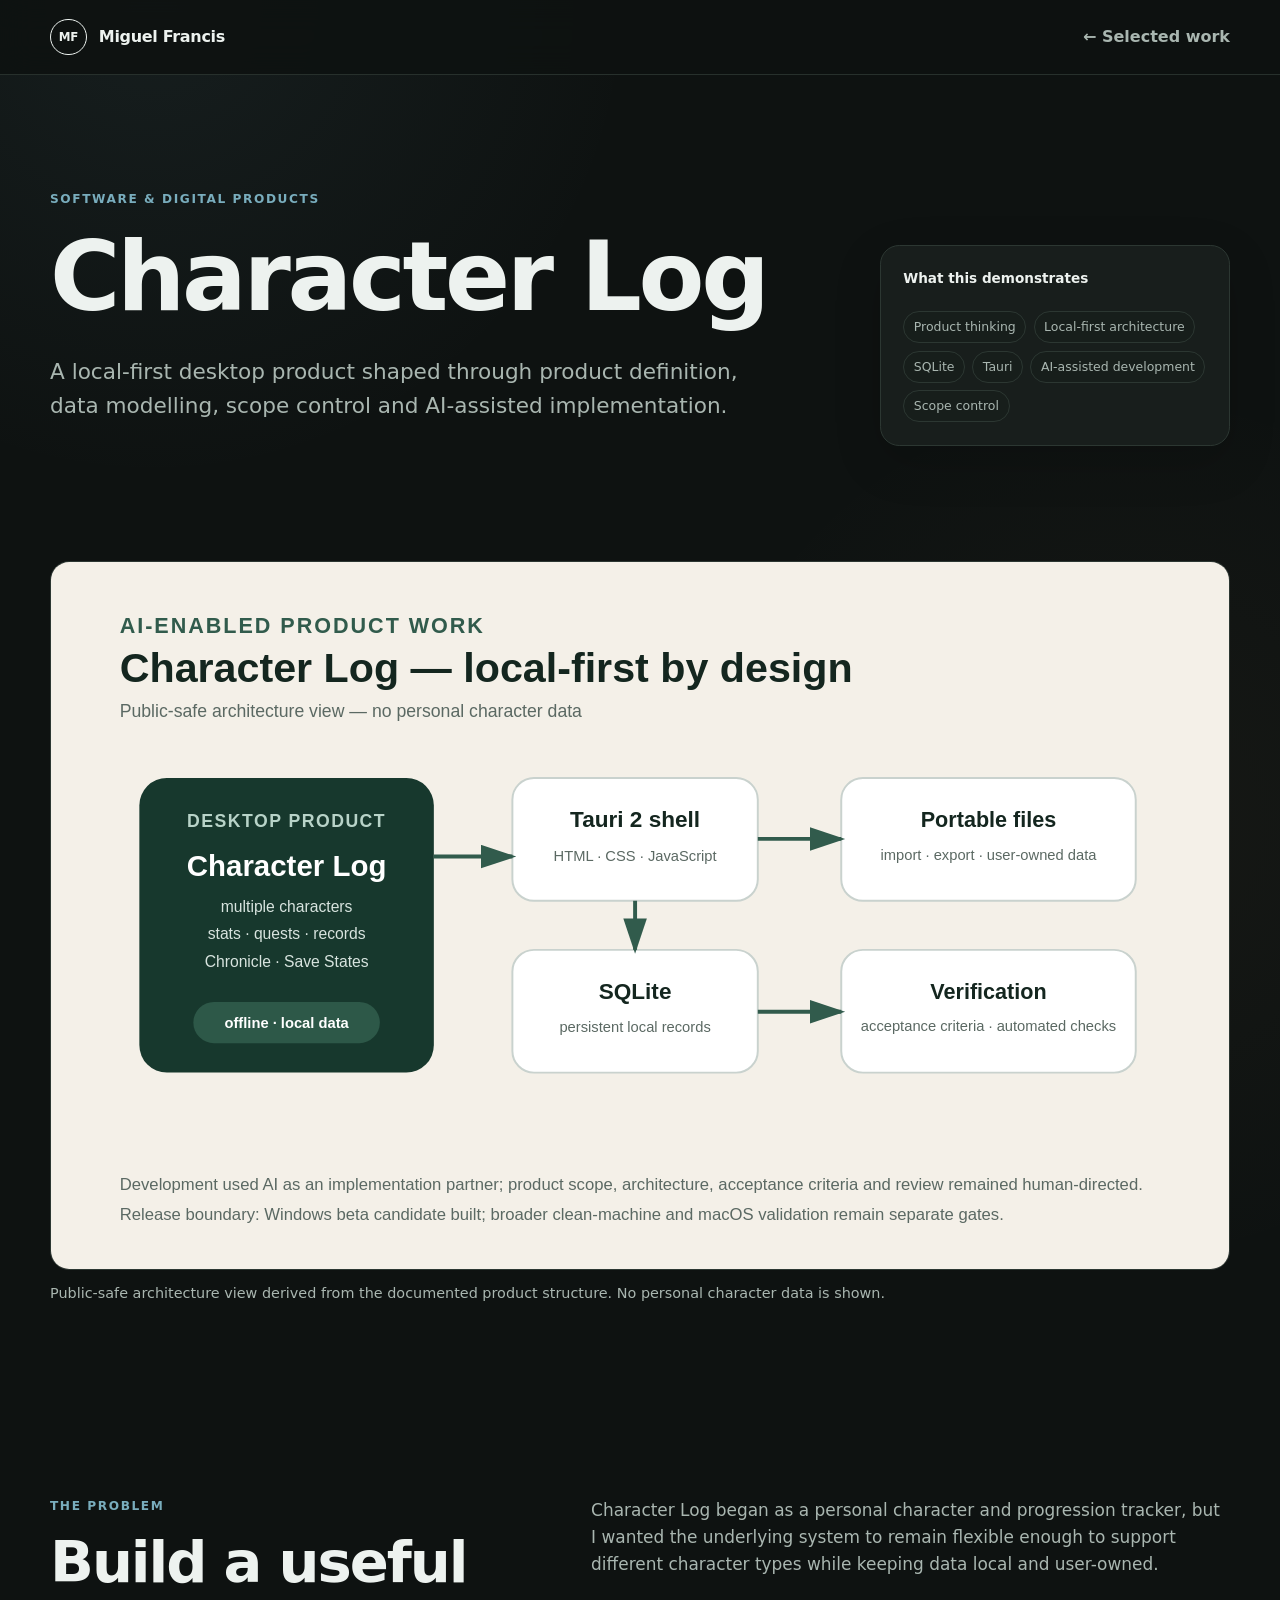
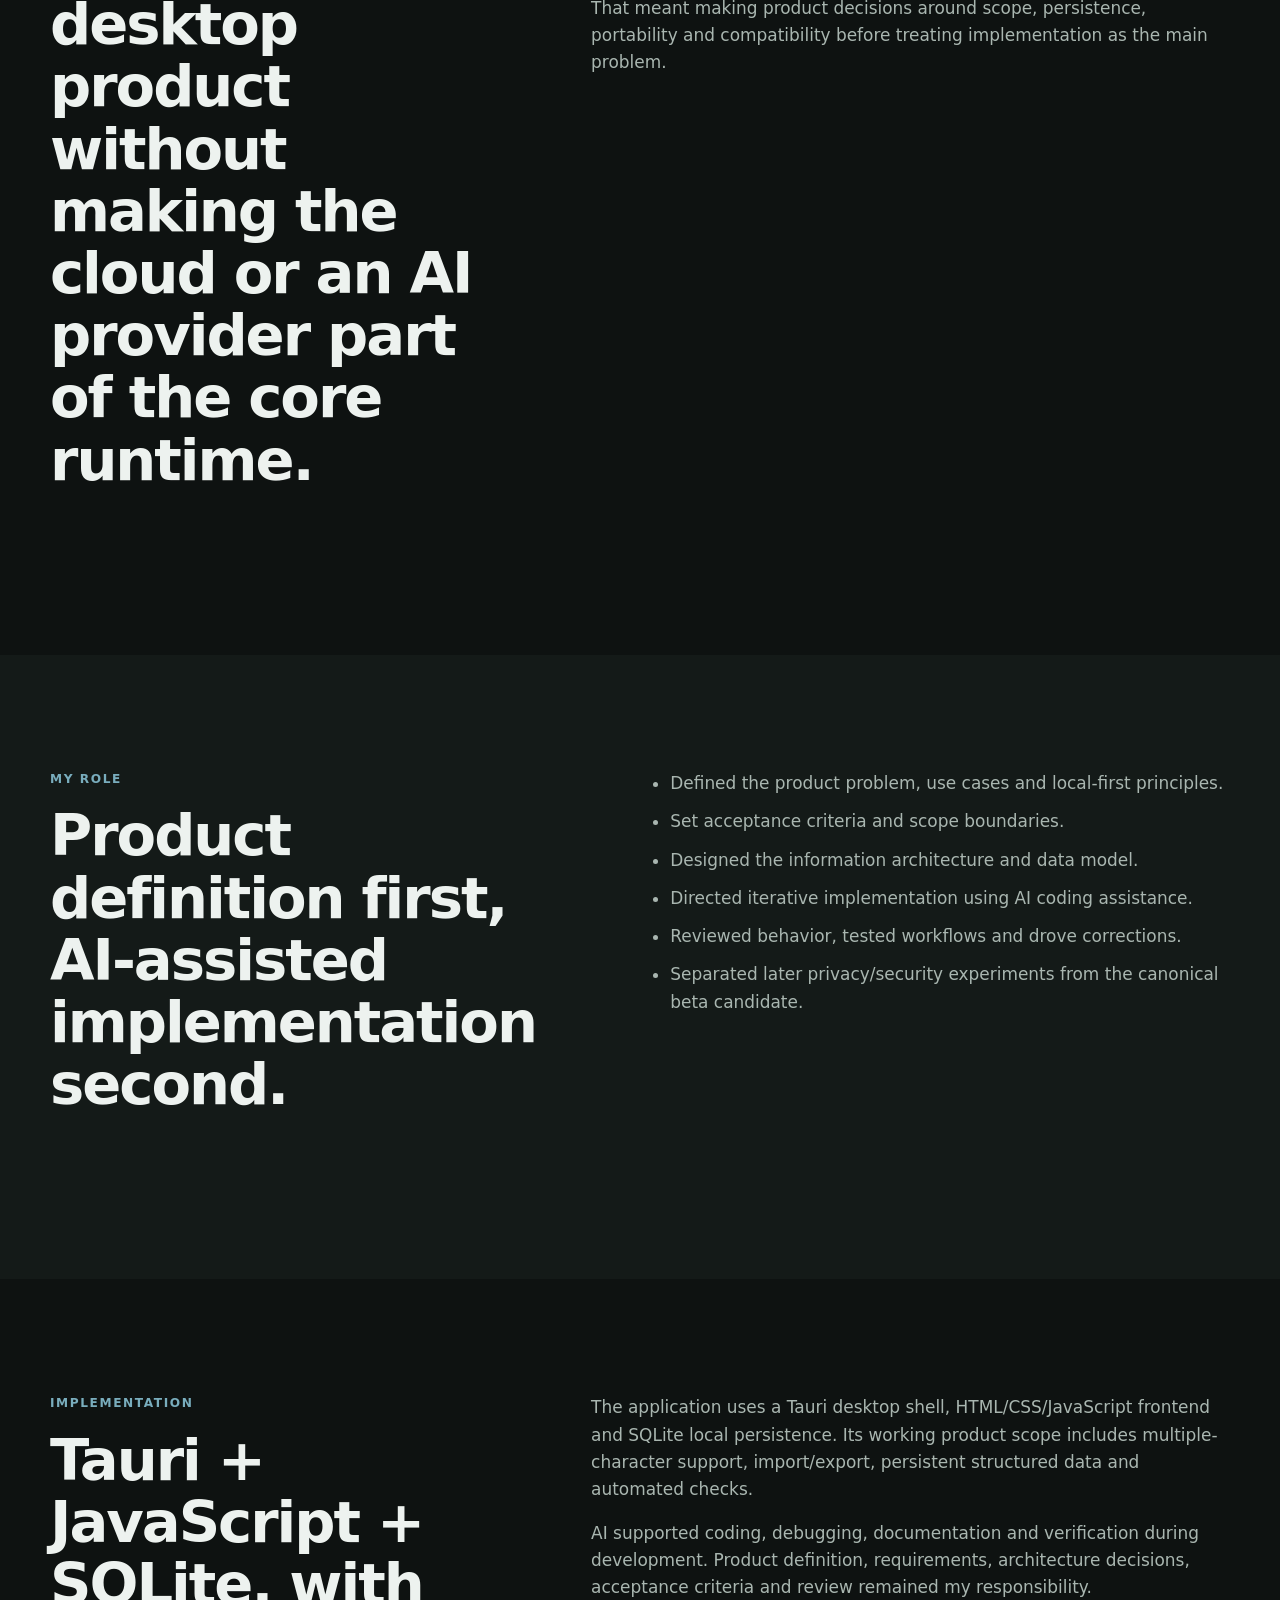
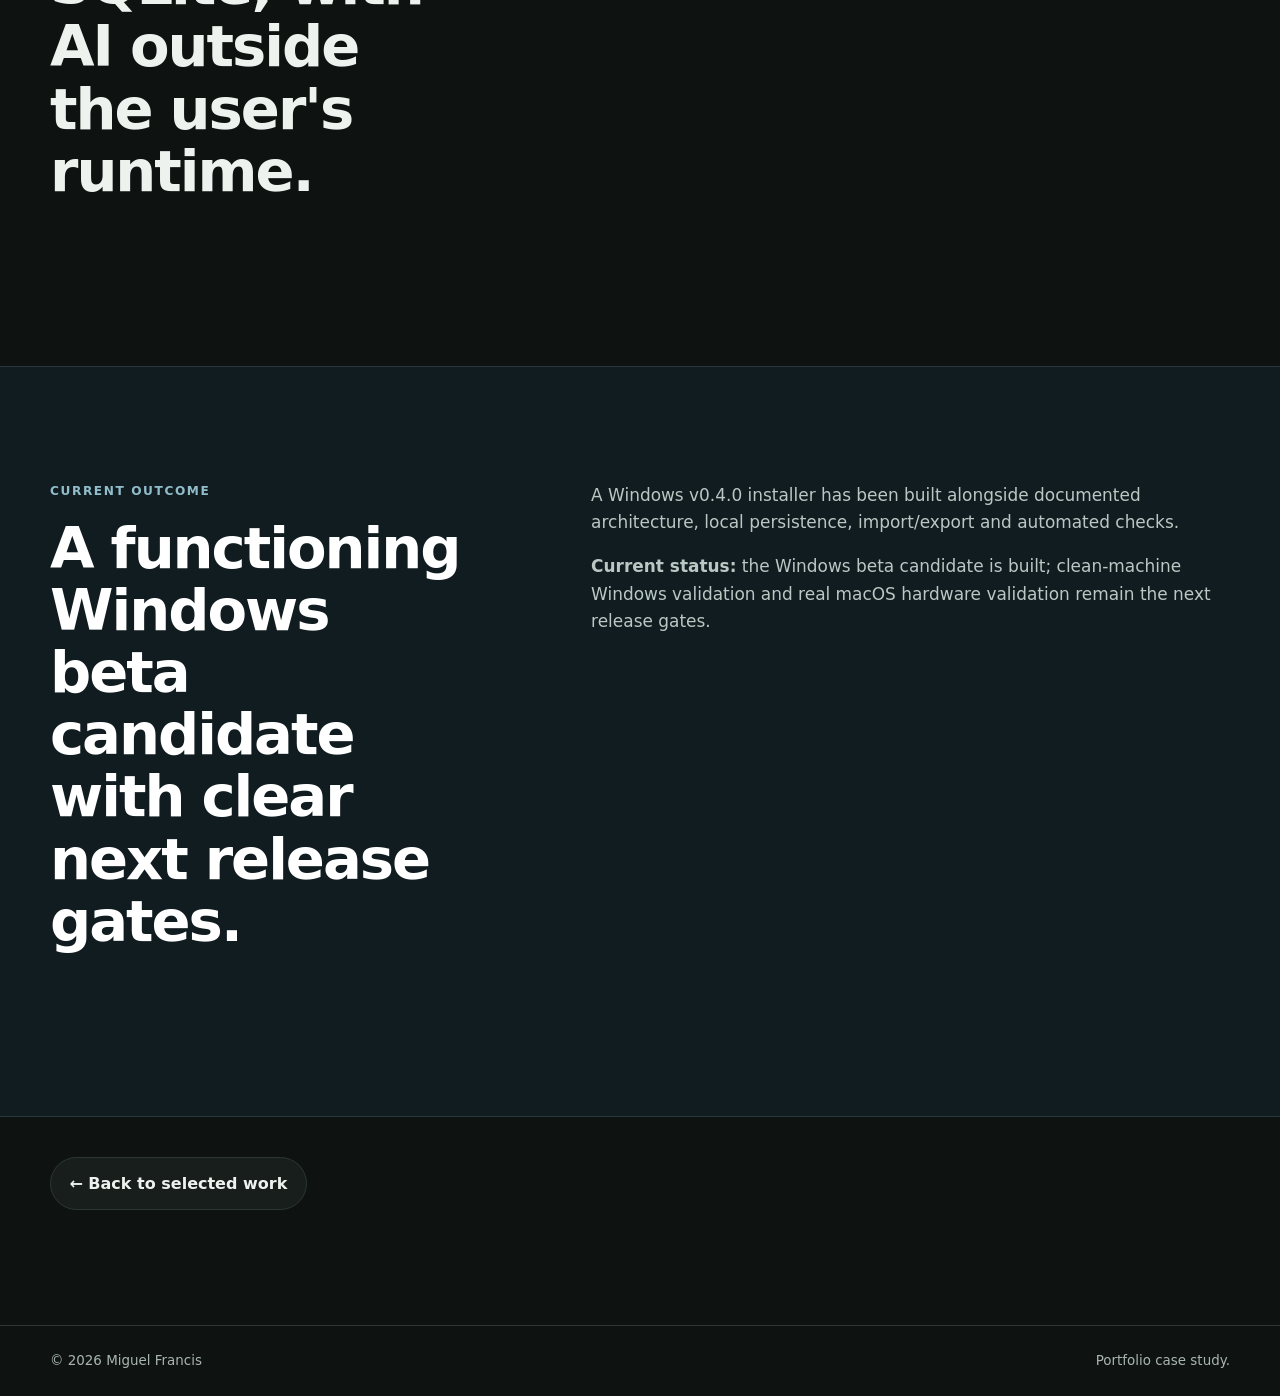
<file: case-studies/character-log.html>
<!doctype html>
<html lang="en">
<head>
  <meta charset="utf-8">
  <meta name="viewport" content="width=device-width, initial-scale=1">
  <meta name="description" content="A local-first desktop product shaped through product definition, data modelling, scope control and AI-assisted implementation.">
  <meta name="theme-color" content="#0e1211">
  <title>Character Log — Miguel Francis</title>
  <link rel="icon" href="../assets/mark.svg" type="image/svg+xml">
  <script src="../theme.js"></script>
  <link rel="stylesheet" href="../styles.css">
</head>
<body>
  <a class="skip-link" href="#main">Skip to content</a>
  <header class="site-header">
    <div class="shell nav-shell">
      <a class="brand" href="../index.html" aria-label="Miguel Francis home">
        <span class="brand-mark" aria-hidden="true">MF</span>
        <span>Miguel Francis</span>
      </a>
      <nav class="case-nav" aria-label="Case study navigation">
        <a href="../index.html#work">← Selected work</a>
      </nav>
    </div>
  </header>

  <main id="main">
    <section class="case-hero section">
      <div class="shell case-hero-grid">
        <div>
          <p class="eyebrow">Software &amp; Digital Products</p>
          <h1>Character Log</h1>
          <p class="hero-copy">A local-first desktop product shaped through product definition, data modelling, scope control and AI-assisted implementation.</p>
        </div>
        <aside class="case-facts">
          <p class="panel-kicker">What this demonstrates</p>
          <ul class="tag-list case-tags">
            <li>Product thinking</li><li>Local-first architecture</li><li>SQLite</li><li>Tauri</li><li>AI-assisted development</li><li>Scope control</li>
          </ul>
        </aside>
      </div>
    </section>

    <section class="case-image-section" aria-labelledby="character-log-visual-title">
      <div class="shell">
        <figure class="case-figure">
          <img src="../assets/projects/character-log/product-architecture.svg" alt="Public-safe architecture map of Character Log showing the desktop product, Tauri shell, SQLite local persistence, portable files and verification" loading="lazy">
          <figcaption id="character-log-visual-title">Public-safe architecture view derived from the documented product structure. No personal character data is shown.</figcaption>
        </figure>
      </div>
    </section>

<section class="section case-section">
  <div class="shell case-content-grid">
    <div><p class="eyebrow">The problem</p><h2>Build a useful desktop product without making the cloud or an AI provider part of the core runtime.</h2></div>
    <div class="case-copy">
      <p>Character Log began as a personal character and progression tracker, but I wanted the underlying system to remain flexible enough to support different character types while keeping data local and user-owned.</p>
      <p>That meant making product decisions around scope, persistence, portability and compatibility before treating implementation as the main problem.</p>
    </div>
  </div>
</section>

<section class="section case-section case-tinted">
  <div class="shell case-content-grid">
    <div><p class="eyebrow">My role</p><h2>Product definition first, AI-assisted implementation second.</h2></div>
    <div class="case-copy">
      <ul class="case-list">
        <li>Defined the product problem, use cases and local-first principles.</li>
        <li>Set acceptance criteria and scope boundaries.</li>
        <li>Designed the information architecture and data model.</li>
        <li>Directed iterative implementation using AI coding assistance.</li>
        <li>Reviewed behavior, tested workflows and drove corrections.</li>
        <li>Separated later privacy/security experiments from the canonical beta candidate.</li>
      </ul>
    </div>
  </div>
</section>

<section class="section case-section">
  <div class="shell case-content-grid">
    <div><p class="eyebrow">Implementation</p><h2>Tauri + JavaScript + SQLite, with AI outside the user's runtime.</h2></div>
    <div class="case-copy">
      <p>The application uses a Tauri desktop shell, HTML/CSS/JavaScript frontend and SQLite local persistence. Its working product scope includes multiple-character support, import/export, persistent structured data and automated checks.</p>
      <p>AI supported coding, debugging, documentation and verification during development. Product definition, requirements, architecture decisions, acceptance criteria and review remained my responsibility.</p>
    </div>
  </div>
</section>

<section class="section case-section case-dark">
  <div class="shell case-content-grid">
    <div><p class="eyebrow">Current outcome</p><h2>A functioning Windows beta candidate with clear next release gates.</h2></div>
    <div class="case-copy">
      <p>A Windows v0.4.0 installer has been built alongside documented architecture, local persistence, import/export and automated checks.</p>
      <p><strong>Current status:</strong> the Windows beta candidate is built; clean-machine Windows validation and real macOS hardware validation remain the next release gates.</p>
    </div>
  </div>
</section>

    <section class="section case-next">
      <div class="shell">
        <a class="button button-secondary" href="../index.html#work">← Back to selected work</a>
      </div>
    </section>
  </main>

  <footer class="site-footer">
    <div class="shell footer-row">
      <p>© 2026 Miguel Francis</p>
      <p>Portfolio case study.</p>
    </div>
  </footer>
</body>
</html>
</file>
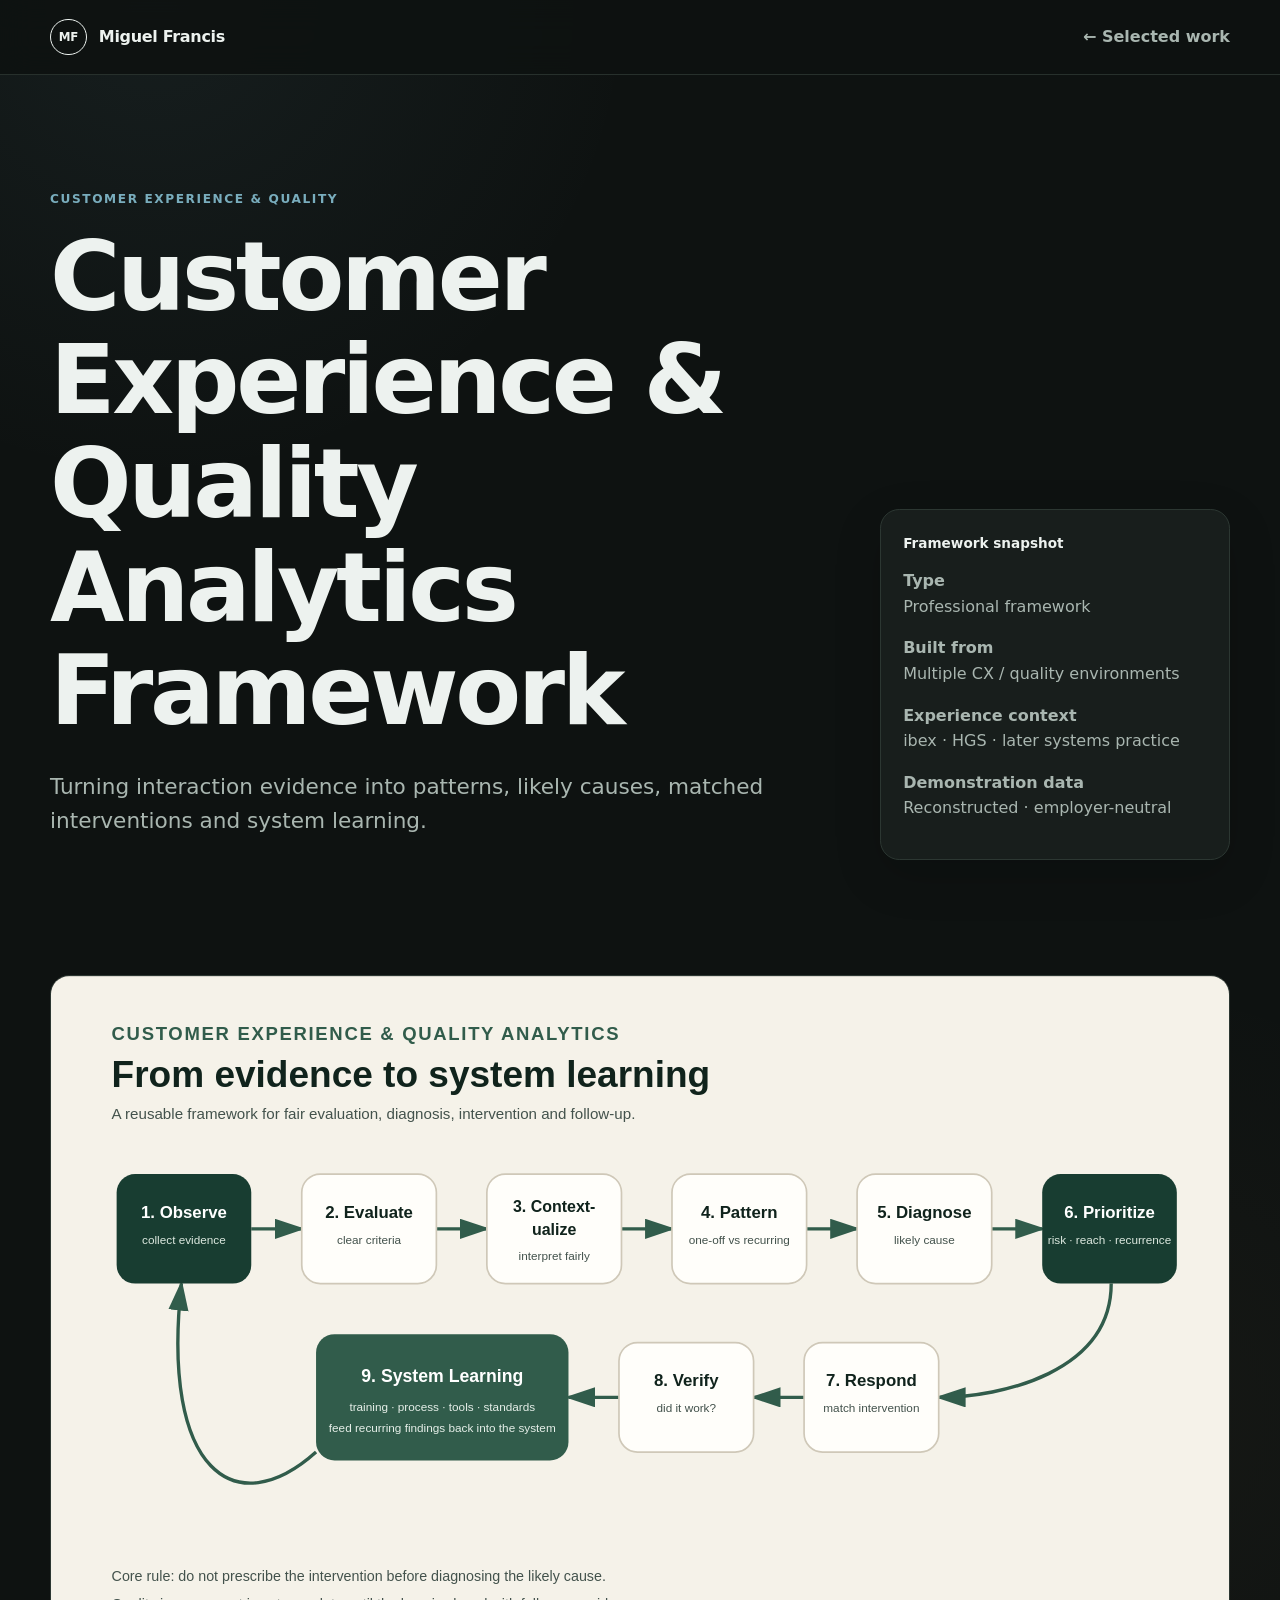
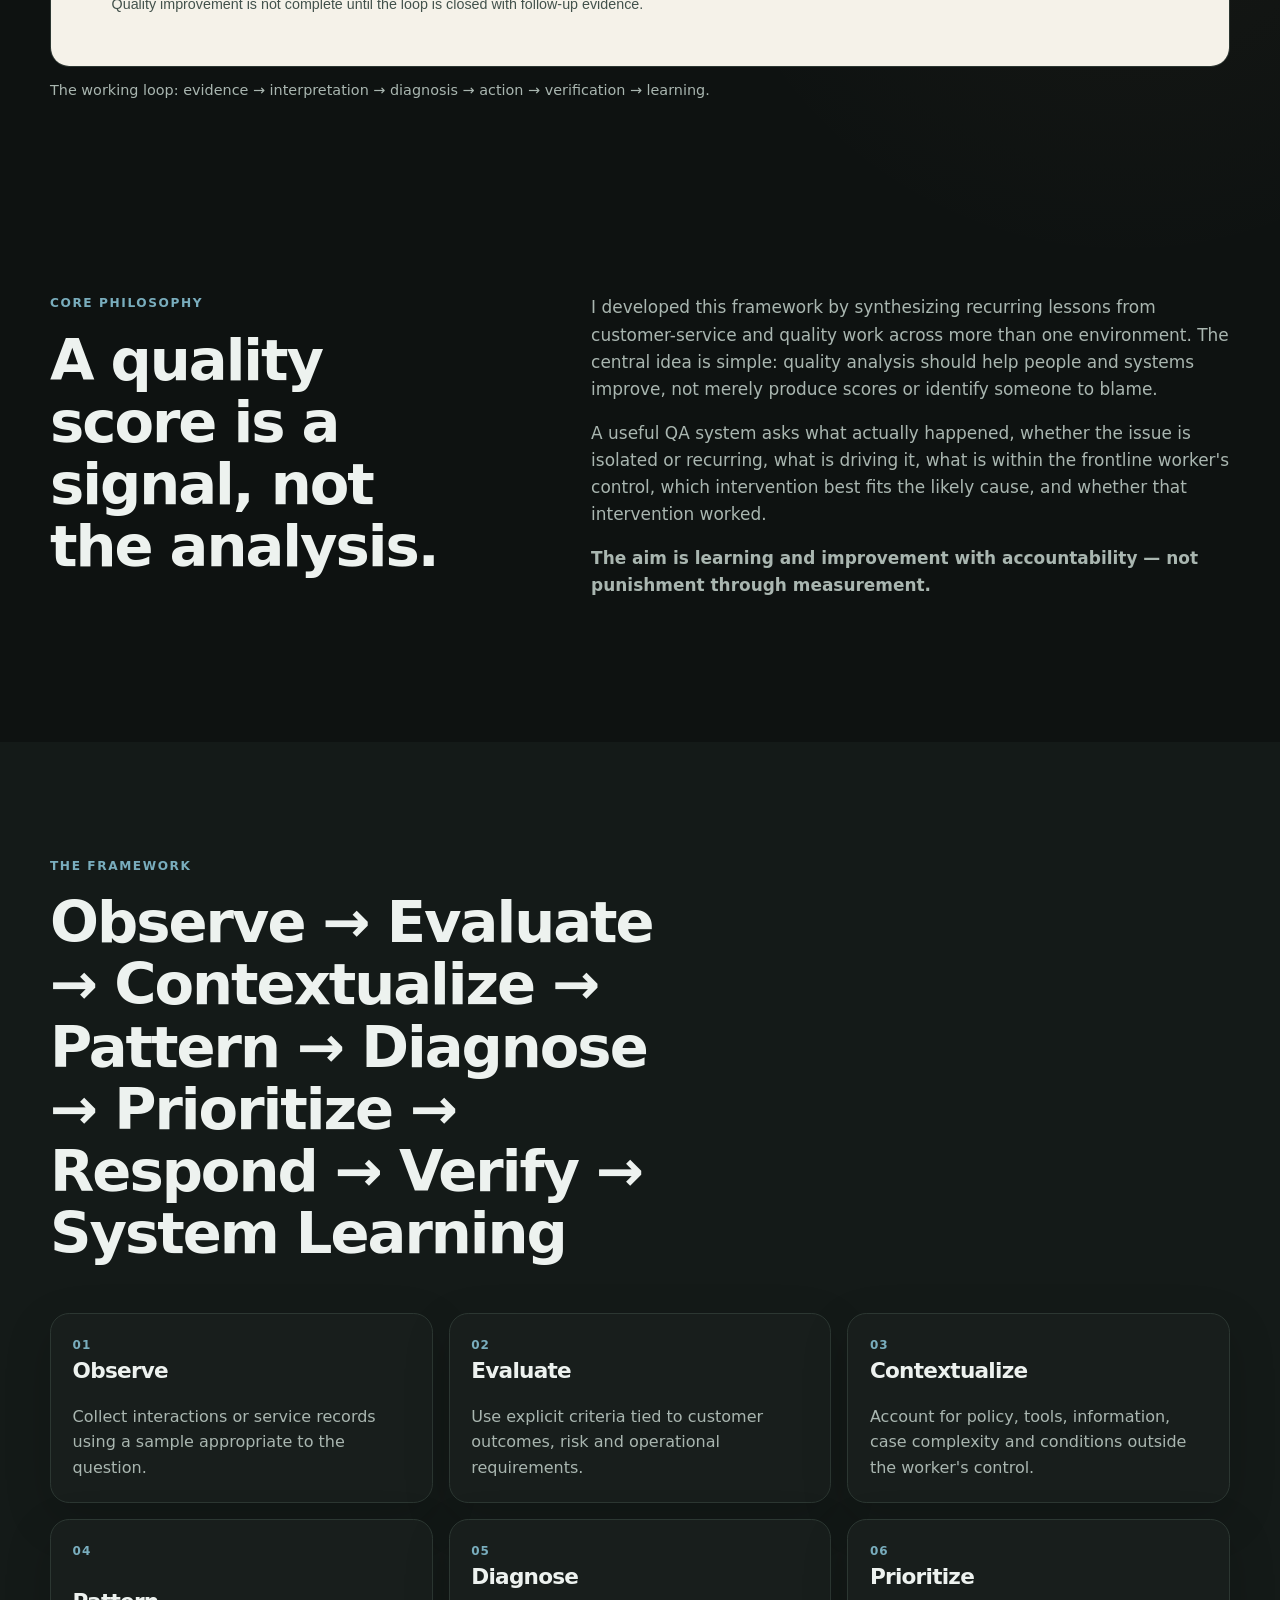
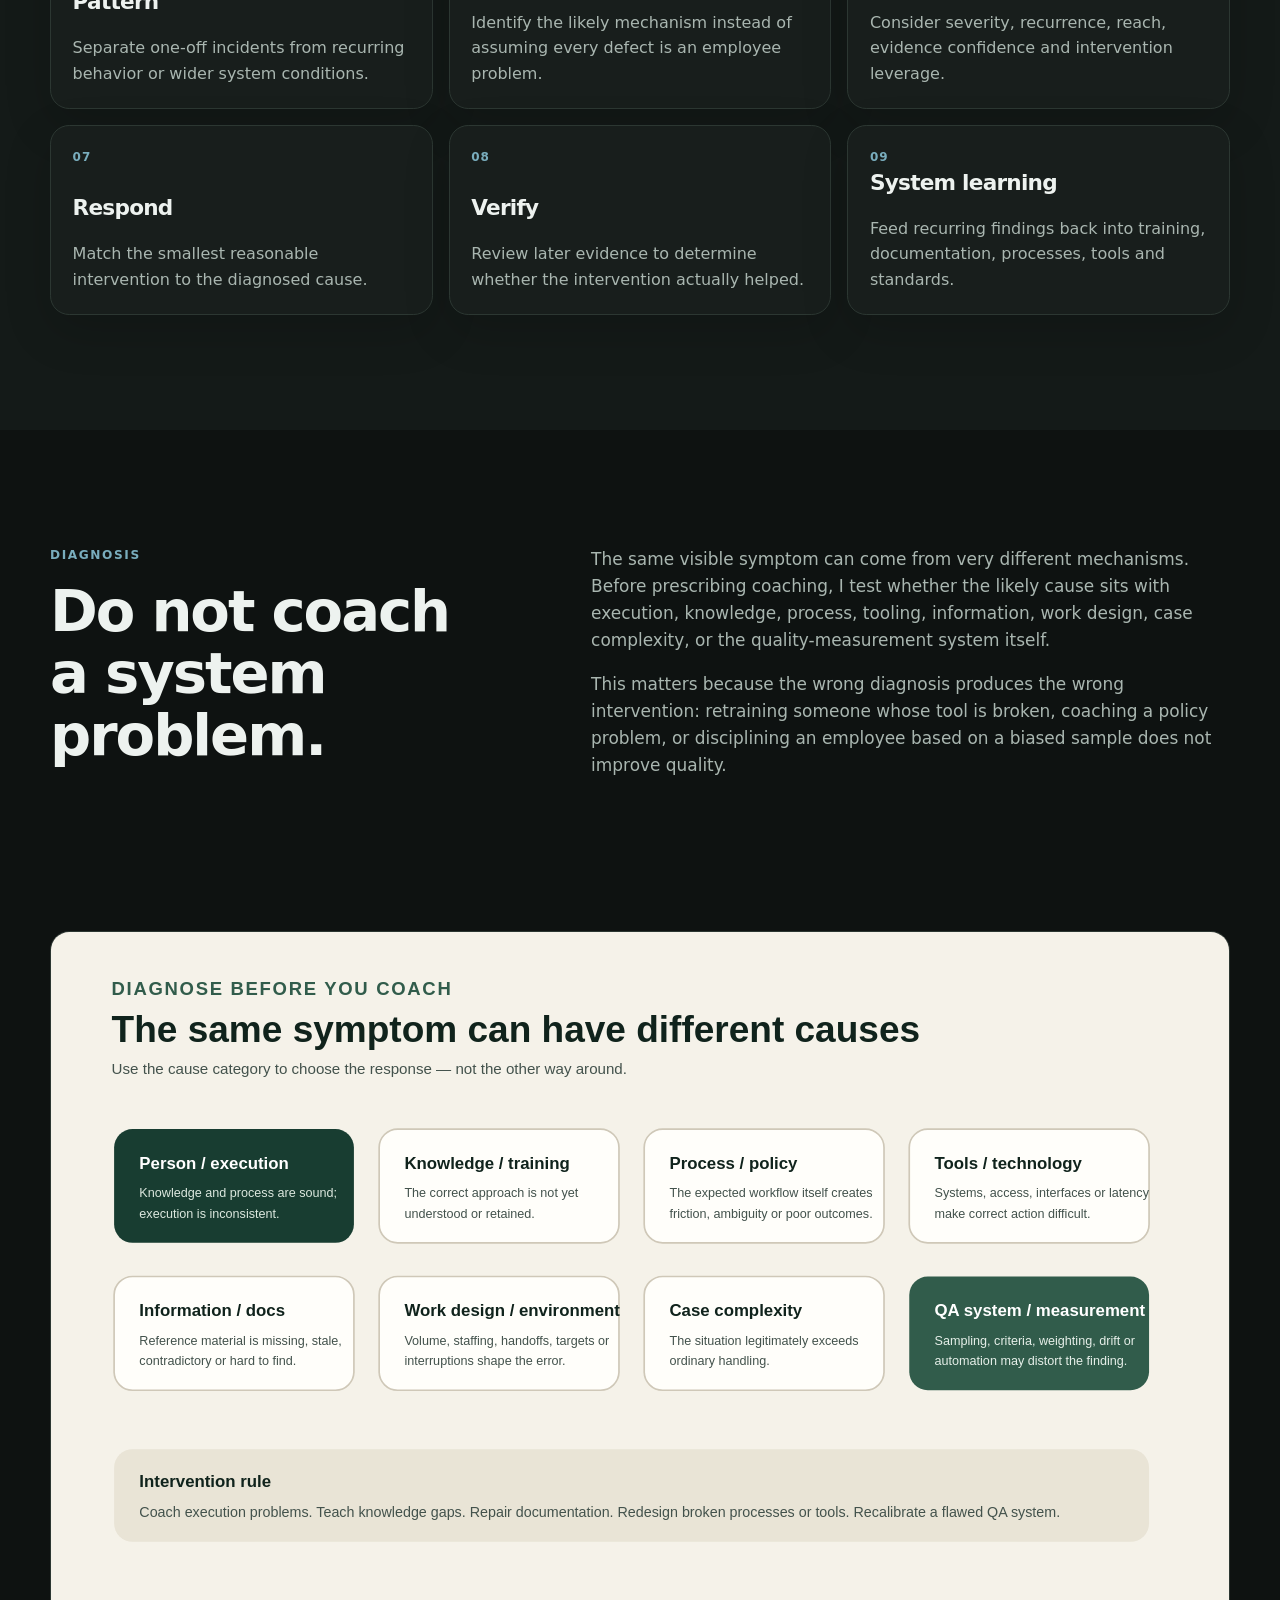
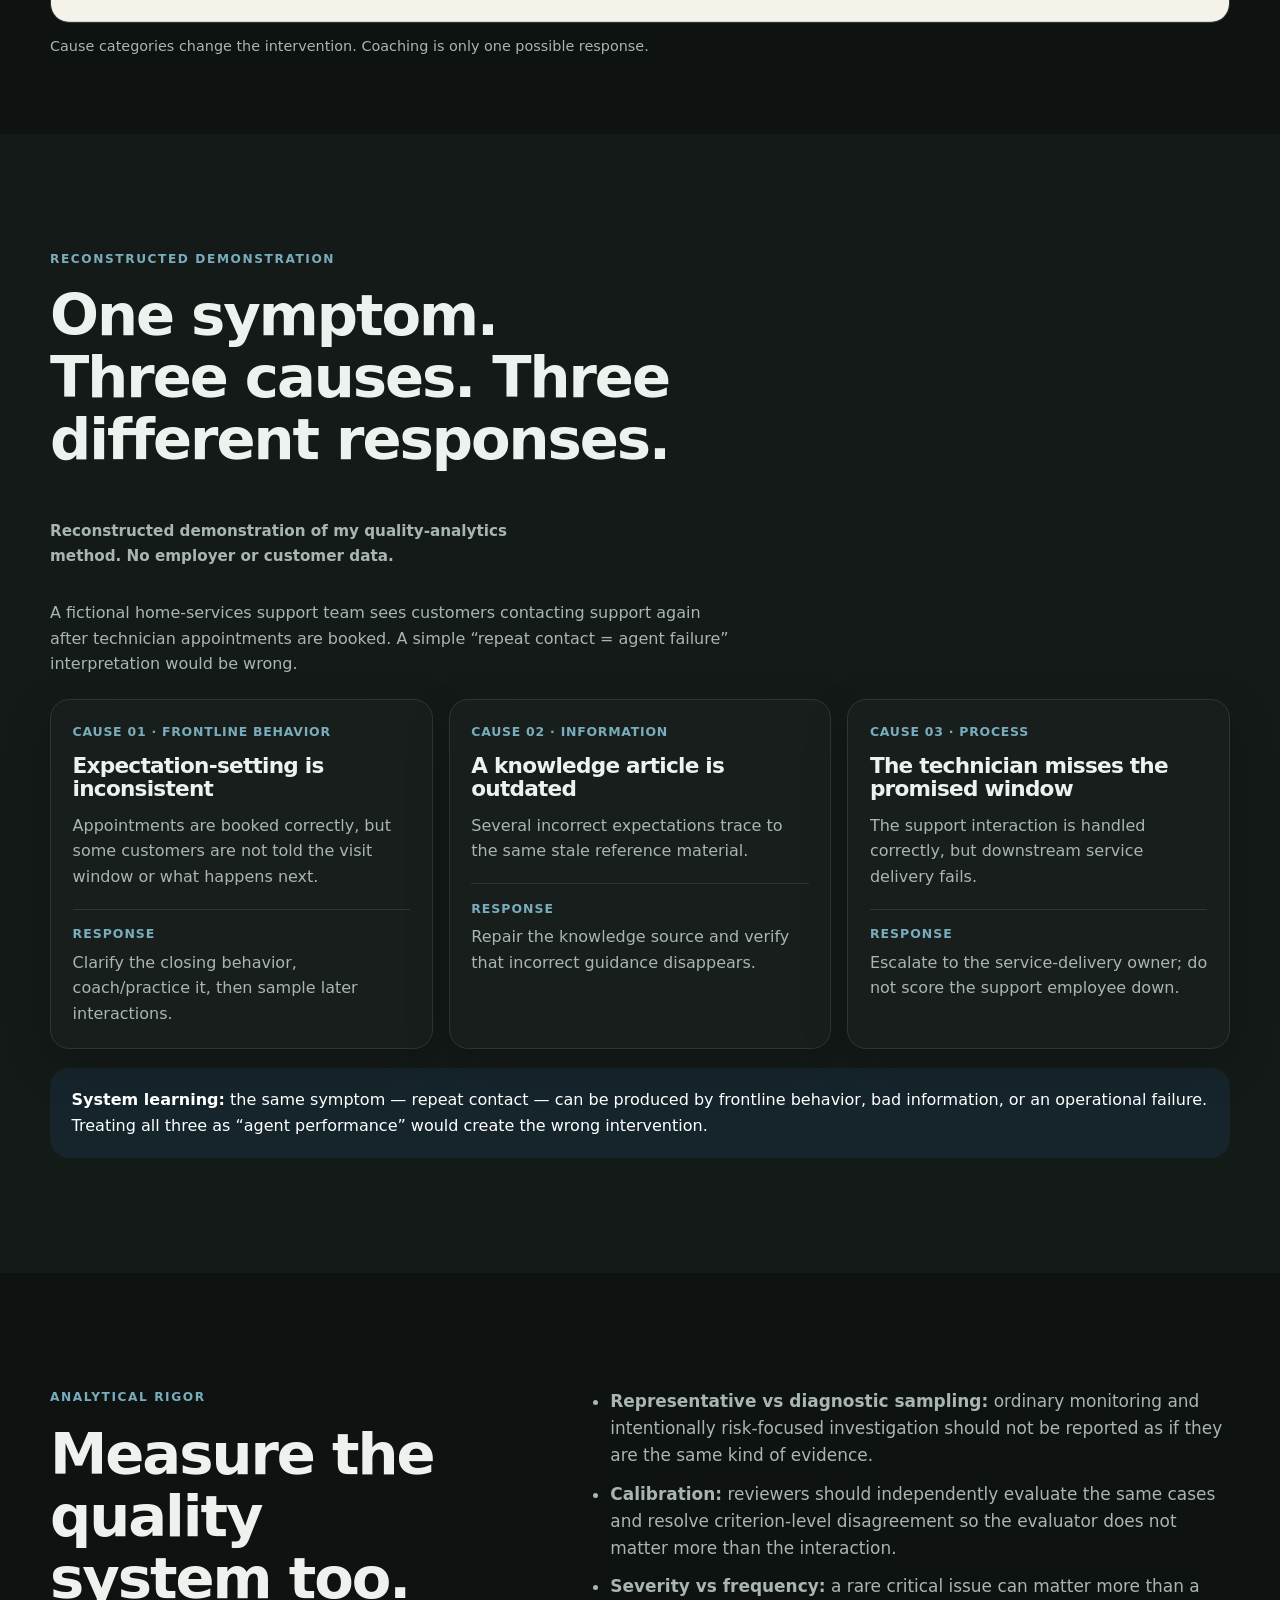
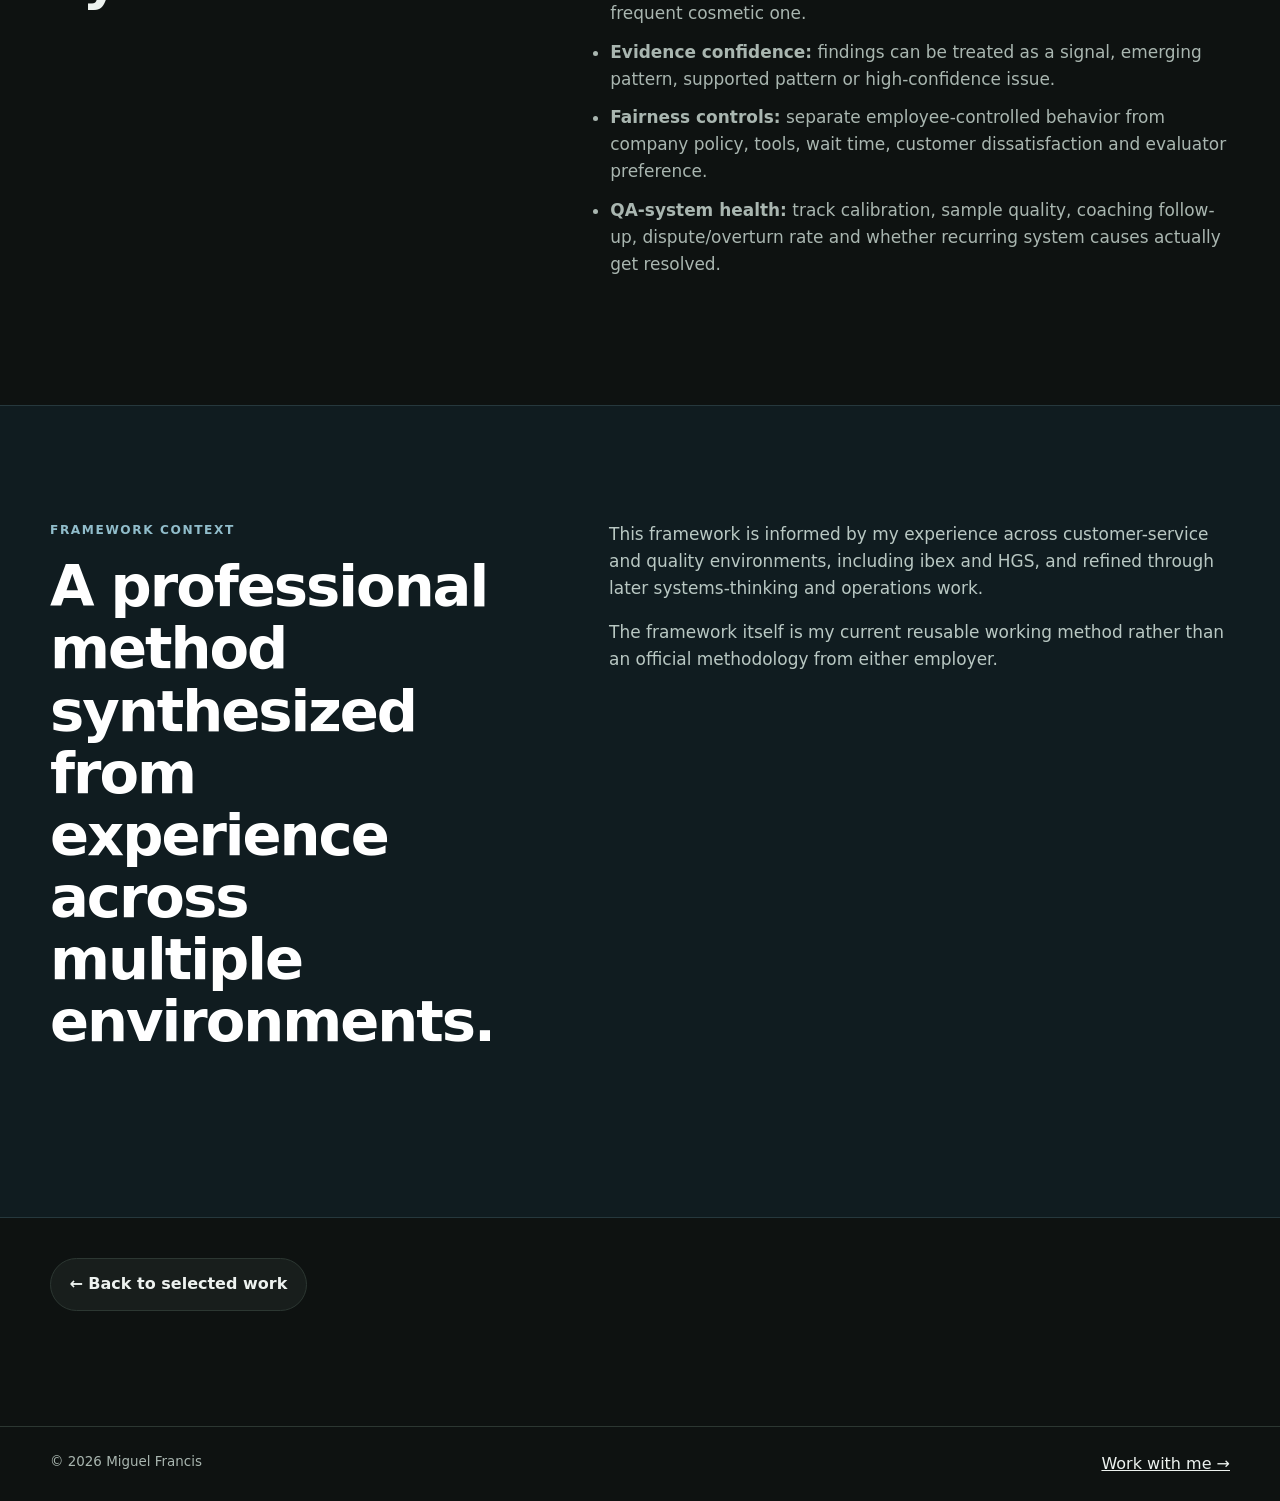
<file: case-studies/customer-experience-quality.html>
<!doctype html>
<html lang="en">
<head>
  <meta charset="utf-8">
  <meta name="viewport" content="width=device-width, initial-scale=1">
  <meta name="theme-color" content="#0e1211">
  <title>Customer Experience &amp; Quality Analytics Framework — Miguel Francis</title>
  <meta name="description" content="Miguel Francis's employer-neutral Customer Experience & Quality Analytics Framework: evidence, patterns, root-cause diagnosis, intervention and system learning.">
  <link rel="icon" href="../assets/mark.svg" type="image/svg+xml">
  <script src="../theme.js"></script>
  <link rel="stylesheet" href="../styles.css">
</head>
<body>
<a class="skip-link" href="#main">Skip to content</a>
<header class="site-header">
  <div class="shell nav-shell">
    <a class="brand" href="../index.html" aria-label="Miguel Francis home">
      <span class="brand-mark" aria-hidden="true">MF</span>
      <span>Miguel Francis</span>
    </a>
    <nav class="case-nav" aria-label="Case study navigation"><a href="../index.html#work">← Selected work</a></nav>
  </div>
</header>

<main id="main">
  <section class="section case-hero">
    <div class="shell case-hero-grid">
      <div>
        <p class="eyebrow">Customer Experience &amp; Quality</p>
        <h1>Customer Experience &amp; Quality Analytics Framework</h1>
        <p class="hero-copy">Turning interaction evidence into patterns, likely causes, matched interventions and system learning.</p>
      </div>
      <aside class="case-facts">
        <p class="panel-kicker">Framework snapshot</p>
        <p><strong>Type</strong><br>Professional framework</p>
        <p><strong>Built from</strong><br>Multiple CX / quality environments</p>
        <p><strong>Experience context</strong><br>ibex · HGS · later systems practice</p>
        <p><strong>Demonstration data</strong><br>Reconstructed · employer-neutral</p>
      </aside>
    </div>
  </section>

  <section class="case-image-section" aria-labelledby="cx-loop-caption">
    <div class="shell">
      <figure class="case-figure">
        <img src="../assets/projects/cx/qa-feedback-loop.svg" alt="Nine-stage Customer Experience and Quality Analytics Framework: Observe, Evaluate, Contextualize, Pattern, Diagnose, Prioritize, Respond, Verify, and System Learning">
        <figcaption id="cx-loop-caption">The working loop: evidence → interpretation → diagnosis → action → verification → learning.</figcaption>
      </figure>
    </div>
  </section>

  <section class="section case-section">
    <div class="shell case-content-grid">
      <div>
        <p class="eyebrow">Core philosophy</p>
        <h2>A quality score is a signal, not the analysis.</h2>
      </div>
      <div class="case-copy">
        <p>I developed this framework by synthesizing recurring lessons from customer-service and quality work across more than one environment. The central idea is simple: quality analysis should help people and systems improve, not merely produce scores or identify someone to blame.</p>
        <p>A useful QA system asks what actually happened, whether the issue is isolated or recurring, what is driving it, what is within the frontline worker's control, which intervention best fits the likely cause, and whether that intervention worked.</p>
        <p><strong>The aim is learning and improvement with accountability — not punishment through measurement.</strong></p>
      </div>
    </div>
  </section>

  <section class="section case-section case-tinted">
    <div class="shell">
      <div class="section-heading case-gallery-intro">
        <p class="eyebrow">The framework</p>
        <h2>Observe → Evaluate → Contextualize → Pattern → Diagnose → Prioritize → Respond → Verify → System Learning</h2>
      </div>
      <div class="cx-framework-grid">
        <article><span>01</span><h3>Observe</h3><p>Collect interactions or service records using a sample appropriate to the question.</p></article>
        <article><span>02</span><h3>Evaluate</h3><p>Use explicit criteria tied to customer outcomes, risk and operational requirements.</p></article>
        <article><span>03</span><h3>Contextualize</h3><p>Account for policy, tools, information, case complexity and conditions outside the worker's control.</p></article>
        <article><span>04</span><h3>Pattern</h3><p>Separate one-off incidents from recurring behavior or wider system conditions.</p></article>
        <article><span>05</span><h3>Diagnose</h3><p>Identify the likely mechanism instead of assuming every defect is an employee problem.</p></article>
        <article><span>06</span><h3>Prioritize</h3><p>Consider severity, recurrence, reach, evidence confidence and intervention leverage.</p></article>
        <article><span>07</span><h3>Respond</h3><p>Match the smallest reasonable intervention to the diagnosed cause.</p></article>
        <article><span>08</span><h3>Verify</h3><p>Review later evidence to determine whether the intervention actually helped.</p></article>
        <article><span>09</span><h3>System learning</h3><p>Feed recurring findings back into training, documentation, processes, tools and standards.</p></article>
      </div>
    </div>
  </section>

  <section class="section case-section">
    <div class="shell case-content-grid">
      <div>
        <p class="eyebrow">Diagnosis</p>
        <h2>Do not coach a system problem.</h2>
      </div>
      <div class="case-copy">
        <p>The same visible symptom can come from very different mechanisms. Before prescribing coaching, I test whether the likely cause sits with execution, knowledge, process, tooling, information, work design, case complexity, or the quality-measurement system itself.</p>
        <p>This matters because the wrong diagnosis produces the wrong intervention: retraining someone whose tool is broken, coaching a policy problem, or disciplining an employee based on a biased sample does not improve quality.</p>
      </div>
    </div>
  </section>

  <section class="case-image-section" aria-labelledby="cause-taxonomy-caption">
    <div class="shell">
      <figure class="case-figure">
        <img src="../assets/projects/cx/cause-taxonomy.svg" alt="Cause taxonomy for quality analytics: person or execution, knowledge or training, process or policy, tools or technology, information or documentation, work design or environment, case complexity, and the QA measurement system">
        <figcaption id="cause-taxonomy-caption">Cause categories change the intervention. Coaching is only one possible response.</figcaption>
      </figure>
    </div>
  </section>

  <section class="section case-section case-tinted">
    <div class="shell">
      <div class="section-heading case-gallery-intro">
        <p class="eyebrow">Reconstructed demonstration</p>
        <h2>One symptom. Three causes. Three different responses.</h2>
        <p class="section-note"><strong>Reconstructed demonstration of my quality-analytics method. No employer or customer data.</strong></p>
      </div>

      <div class="cx-example-intro">
        <p>A fictional home-services support team sees customers contacting support again after technician appointments are booked. A simple “repeat contact = agent failure” interpretation would be wrong.</p>
      </div>

      <div class="cx-example-grid">
        <article class="cx-example-card">
          <p class="project-meta">Cause 01 · Frontline behavior</p>
          <h3>Expectation-setting is inconsistent</h3>
          <p>Appointments are booked correctly, but some customers are not told the visit window or what happens next.</p>
          <div class="cx-response"><strong>Response</strong><span>Clarify the closing behavior, coach/practice it, then sample later interactions.</span></div>
        </article>

        <article class="cx-example-card">
          <p class="project-meta">Cause 02 · Information</p>
          <h3>A knowledge article is outdated</h3>
          <p>Several incorrect expectations trace to the same stale reference material.</p>
          <div class="cx-response"><strong>Response</strong><span>Repair the knowledge source and verify that incorrect guidance disappears.</span></div>
        </article>

        <article class="cx-example-card">
          <p class="project-meta">Cause 03 · Process</p>
          <h3>The technician misses the promised window</h3>
          <p>The support interaction is handled correctly, but downstream service delivery fails.</p>
          <div class="cx-response"><strong>Response</strong><span>Escalate to the service-delivery owner; do not score the support employee down.</span></div>
        </article>
      </div>

      <div class="cx-learning-callout">
        <strong>System learning:</strong> the same symptom — repeat contact — can be produced by frontline behavior, bad information, or an operational failure. Treating all three as “agent performance” would create the wrong intervention.
      </div>
    </div>
  </section>

  <section class="section case-section">
    <div class="shell case-content-grid">
      <div>
        <p class="eyebrow">Analytical rigor</p>
        <h2>Measure the quality system too.</h2>
      </div>
      <div class="case-copy">
        <ul class="case-list">
          <li><strong>Representative vs diagnostic sampling:</strong> ordinary monitoring and intentionally risk-focused investigation should not be reported as if they are the same kind of evidence.</li>
          <li><strong>Calibration:</strong> reviewers should independently evaluate the same cases and resolve criterion-level disagreement so the evaluator does not matter more than the interaction.</li>
          <li><strong>Severity vs frequency:</strong> a rare critical issue can matter more than a frequent cosmetic one.</li>
          <li><strong>Evidence confidence:</strong> findings can be treated as a signal, emerging pattern, supported pattern or high-confidence issue.</li>
          <li><strong>Fairness controls:</strong> separate employee-controlled behavior from company policy, tools, wait time, customer dissatisfaction and evaluator preference.</li>
          <li><strong>QA-system health:</strong> track calibration, sample quality, coaching follow-up, dispute/overturn rate and whether recurring system causes actually get resolved.</li>
        </ul>
      </div>
    </div>
  </section>

  <section class="section case-section case-dark">
    <div class="shell case-content-grid">
      <div>
        <p class="eyebrow">Framework context</p>
        <h2>A professional method synthesized from experience across multiple environments.</h2>
      </div>
      <div class="case-copy">
        <p>This framework is informed by my experience across customer-service and quality environments, including ibex and HGS, and refined through later systems-thinking and operations work.</p>
        <p>The framework itself is my current reusable working method rather than an official methodology from either employer.</p>
      </div>
    </div>
  </section>

  <section class="section case-next">
    <div class="shell">
      <a class="button button-secondary" href="../index.html#work">← Back to selected work</a>
    </div>
  </section>
</main>

<footer class="site-footer">
  <div class="shell footer-row">
    <p>© 2026 Miguel Francis</p>
    <a href="../index.html#contact">Work with me →</a>
  </div>
</footer>
</body>
</html>
</file>
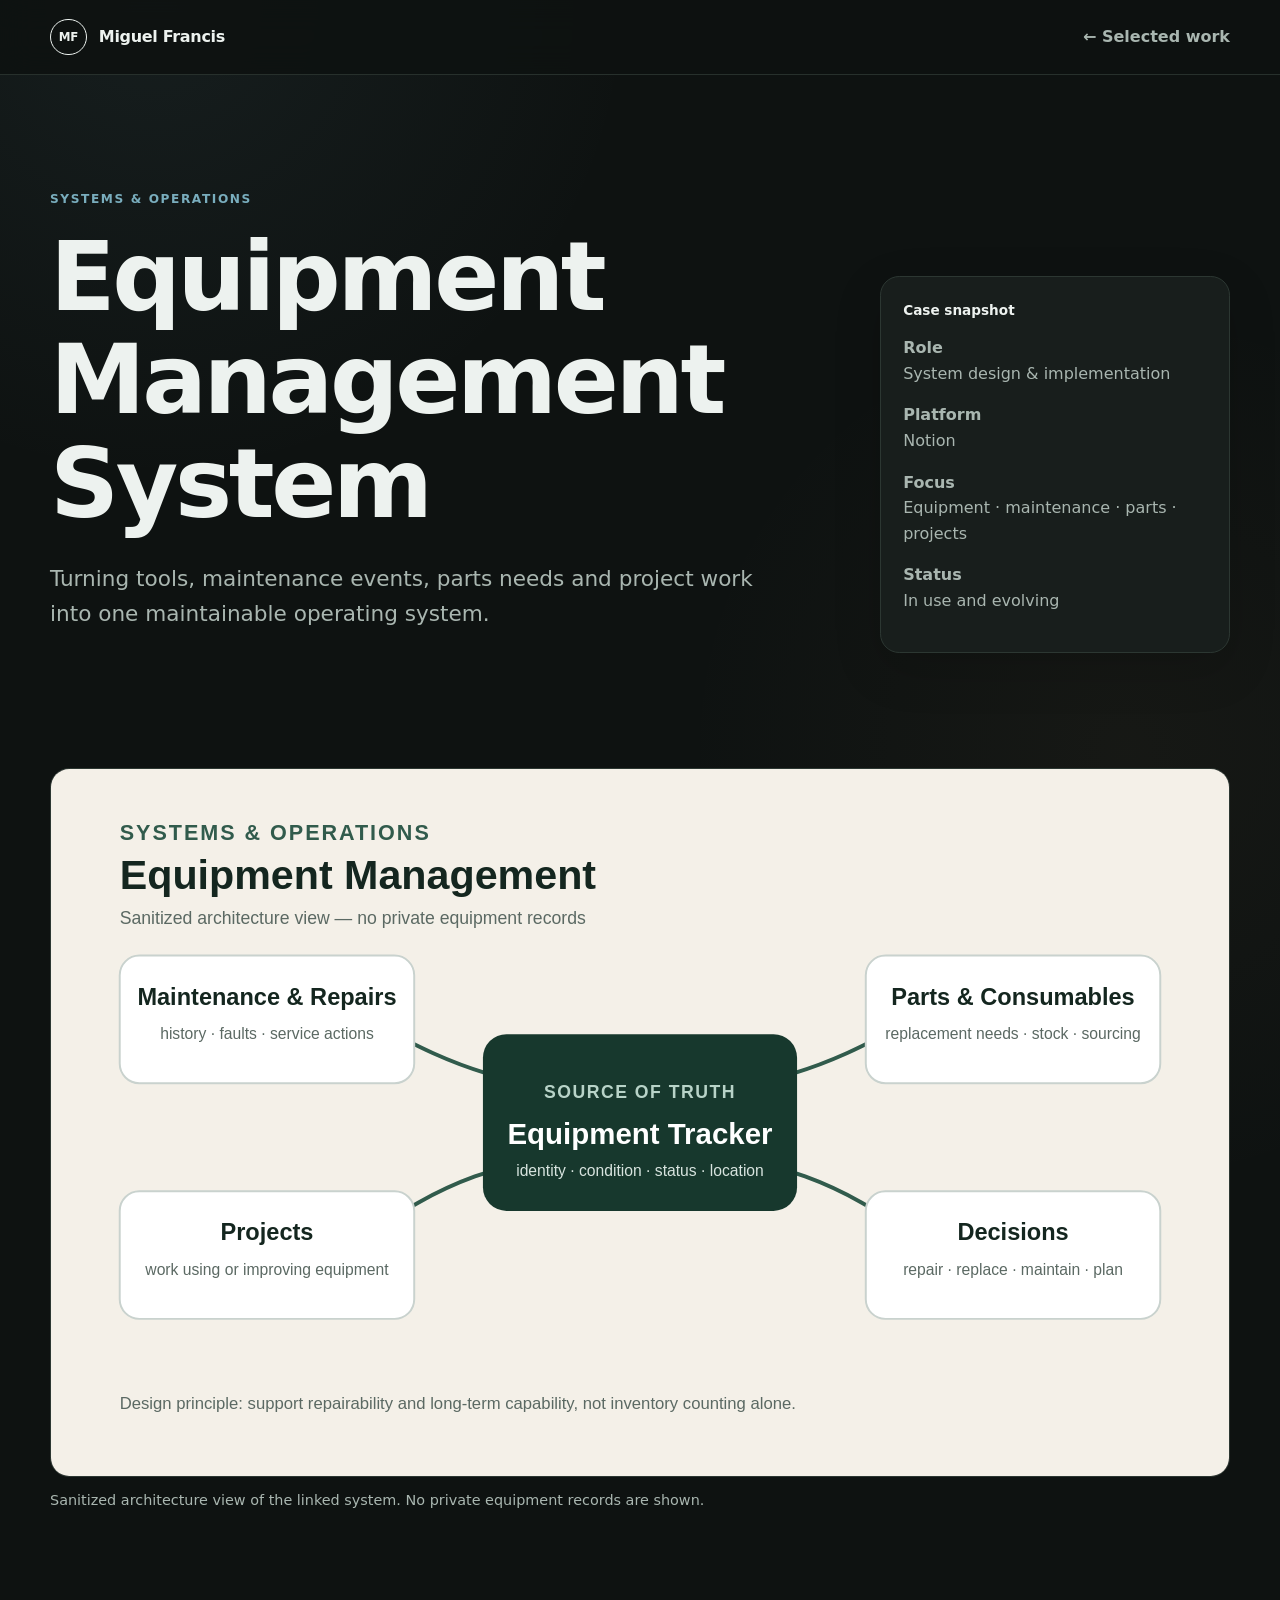
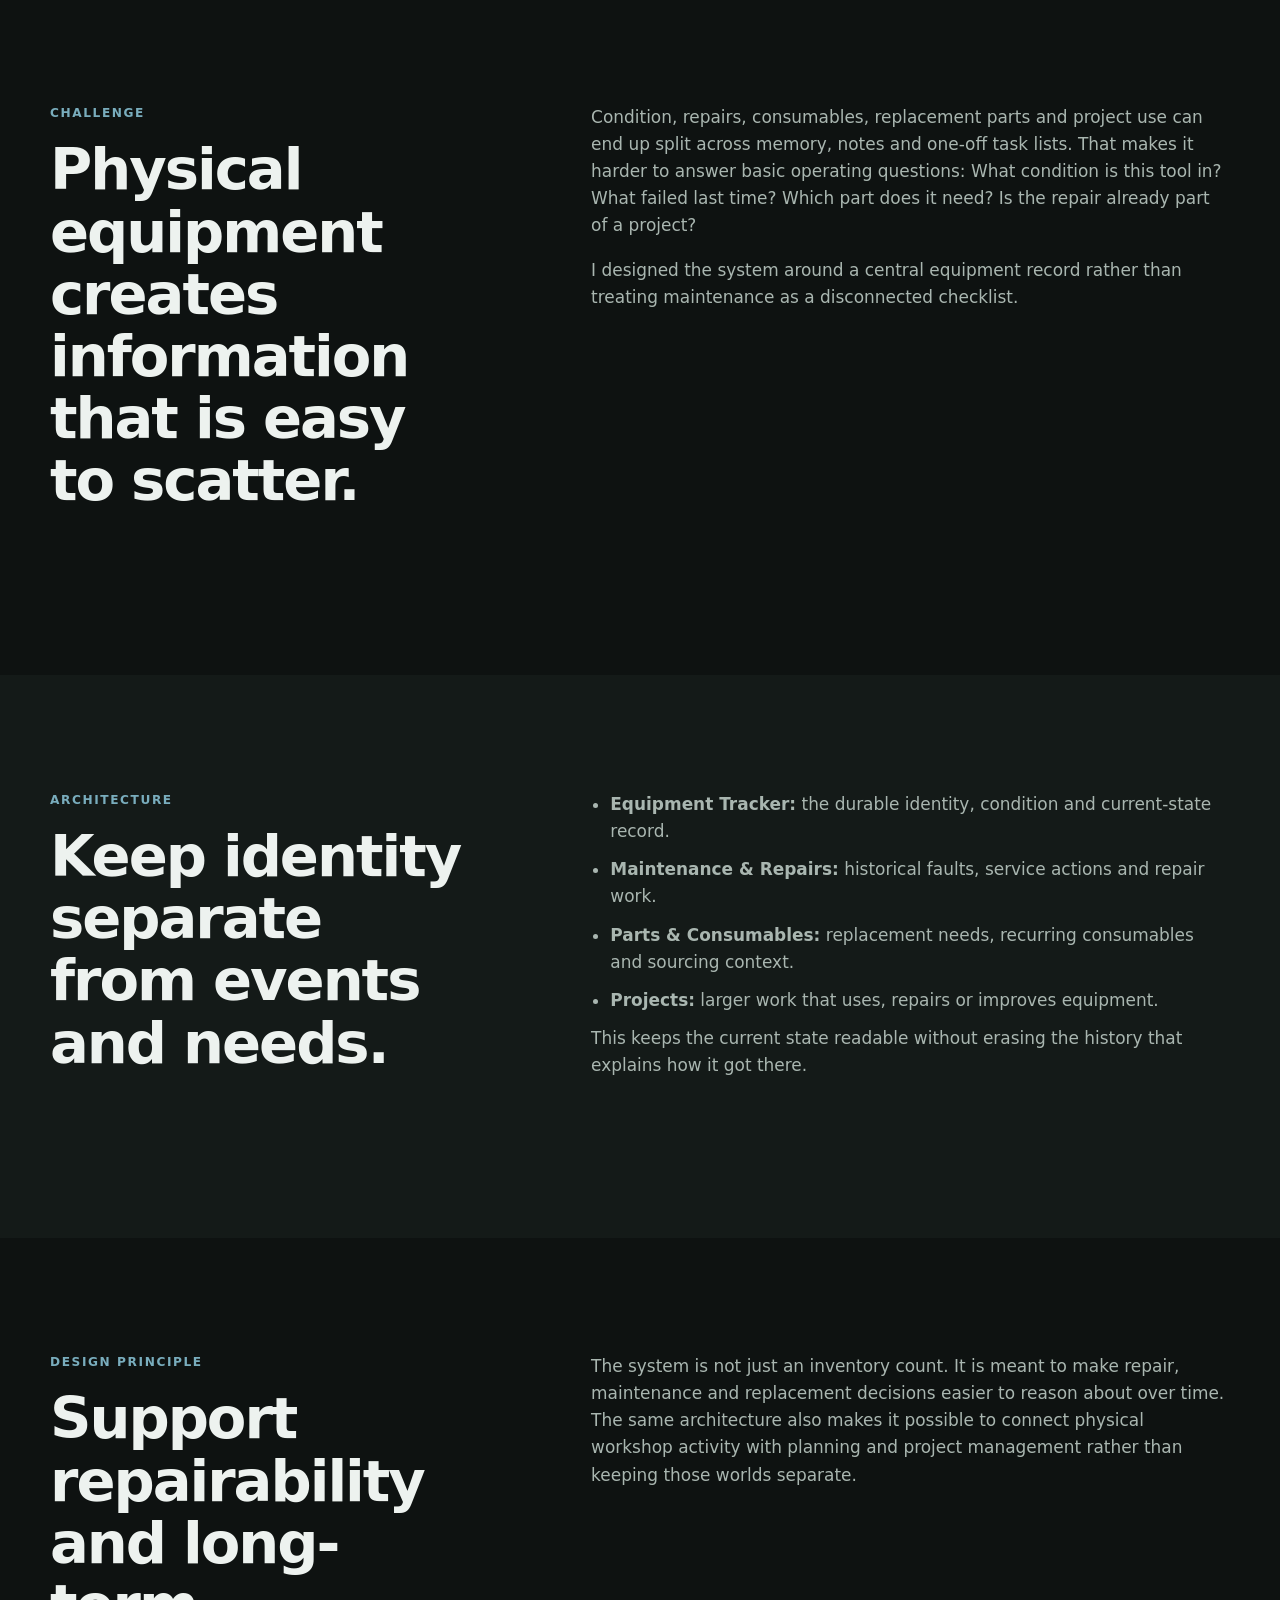
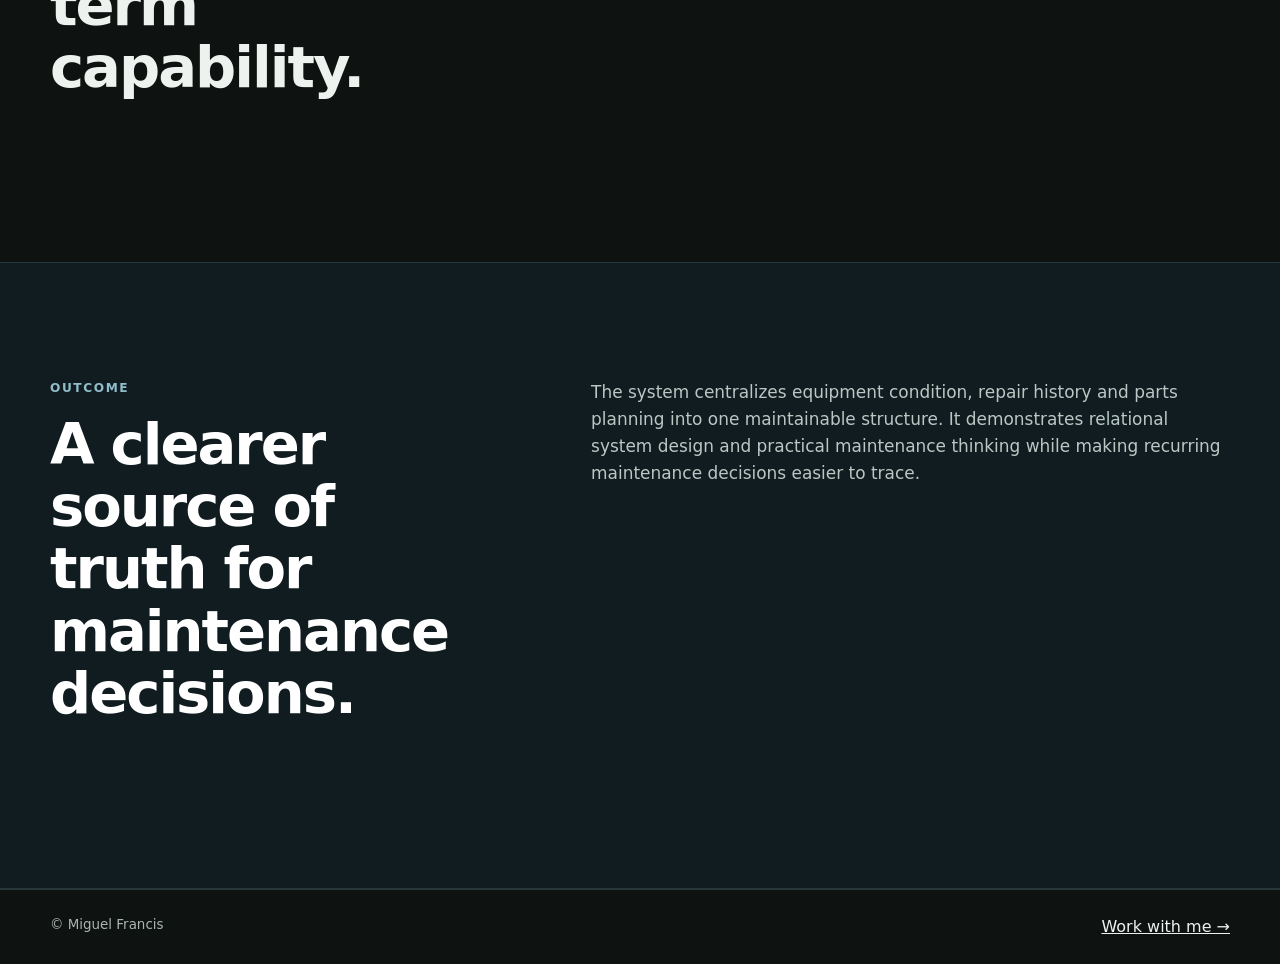
<file: case-studies/equipment-management.html>
<!doctype html>
<html lang="en">
<head>
  <meta charset="utf-8">
  <meta name="viewport" content="width=device-width, initial-scale=1">
  <meta name="theme-color" content="#0e1211">
  <title>Equipment Management System — Miguel Francis</title>
  <meta name="description" content="A case study in systems architecture: connecting equipment identity, maintenance history, parts planning and project work in Notion.">
  <link rel="icon" href="../assets/mark.svg" type="image/svg+xml">
  <script src="../theme.js"></script>
  <link rel="stylesheet" href="../styles.css">
</head>
<body>
<a class="skip-link" href="#main">Skip to content</a>
<header class="site-header">
  <div class="shell nav-shell">
    <a class="brand" href="../index.html" aria-label="Miguel Francis home">
      <span class="brand-mark" aria-hidden="true">MF</span>
      <span>Miguel Francis</span>
    </a>
    <nav class="case-nav" aria-label="Case study navigation"><a href="../index.html#work">← Selected work</a></nav>
  </div>
</header>
<main id="main">
<section class="section case-hero">
  <div class="shell case-hero-grid">
    <div>
      <p class="eyebrow">Systems &amp; Operations</p>
      <h1>Equipment Management System</h1>
      <p class="hero-copy">Turning tools, maintenance events, parts needs and project work into one maintainable operating system.</p>
    </div>
    <aside class="case-facts">
      <p class="panel-kicker">Case snapshot</p>
      <p><strong>Role</strong><br>System design &amp; implementation</p>
      <p><strong>Platform</strong><br>Notion</p>
      <p><strong>Focus</strong><br>Equipment · maintenance · parts · projects</p>
      <p><strong>Status</strong><br>In use and evolving</p>
    </aside>
  </div>
</section>

<section class="case-image-section">
  <div class="shell">
    <figure class="case-figure">
      <img src="../assets/projects/equipment/equipment-system-map.svg" alt="Sanitized map showing Equipment Tracker connected to Maintenance and Repairs, Parts and Consumables, Projects, and operating decisions">
      <figcaption>Sanitized architecture view of the linked system. No private equipment records are shown.</figcaption>
    </figure>
  </div>
</section>

<section class="section case-section">
  <div class="shell case-content-grid">
    <div><p class="eyebrow">Challenge</p><h2>Physical equipment creates information that is easy to scatter.</h2></div>
    <div class="case-copy">
      <p>Condition, repairs, consumables, replacement parts and project use can end up split across memory, notes and one-off task lists. That makes it harder to answer basic operating questions: What condition is this tool in? What failed last time? Which part does it need? Is the repair already part of a project?</p>
      <p>I designed the system around a central equipment record rather than treating maintenance as a disconnected checklist.</p>
    </div>
  </div>
</section>



<section class="section case-section case-tinted">
  <div class="shell case-content-grid">
    <div><p class="eyebrow">Architecture</p><h2>Keep identity separate from events and needs.</h2></div>
    <div class="case-copy">
      <ul class="case-list">
        <li><strong>Equipment Tracker:</strong> the durable identity, condition and current-state record.</li>
        <li><strong>Maintenance &amp; Repairs:</strong> historical faults, service actions and repair work.</li>
        <li><strong>Parts &amp; Consumables:</strong> replacement needs, recurring consumables and sourcing context.</li>
        <li><strong>Projects:</strong> larger work that uses, repairs or improves equipment.</li>
      </ul>
      <p>This keeps the current state readable without erasing the history that explains how it got there.</p>
    </div>
  </div>
</section>

<section class="section case-section">
  <div class="shell case-content-grid">
    <div><p class="eyebrow">Design principle</p><h2>Support repairability and long-term capability.</h2></div>
    <div class="case-copy">
      <p>The system is not just an inventory count. It is meant to make repair, maintenance and replacement decisions easier to reason about over time. The same architecture also makes it possible to connect physical workshop activity with planning and project management rather than keeping those worlds separate.</p>
    </div>
  </div>
</section>

<section class="section case-section case-dark">
  <div class="shell case-content-grid">
    <div><p class="eyebrow">Outcome</p><h2>A clearer source of truth for maintenance decisions.</h2></div>
    <div class="case-copy">
      <p>The system centralizes equipment condition, repair history and parts planning into one maintainable structure. It demonstrates relational system design and practical maintenance thinking while making recurring maintenance decisions easier to trace.</p>
    </div>
  </div>
</section>
</main>
<footer class="site-footer"><div class="shell footer-row"><p>© Miguel Francis</p><a href="../index.html#contact">Work with me →</a></div></footer>
</body>
</html>
</file>
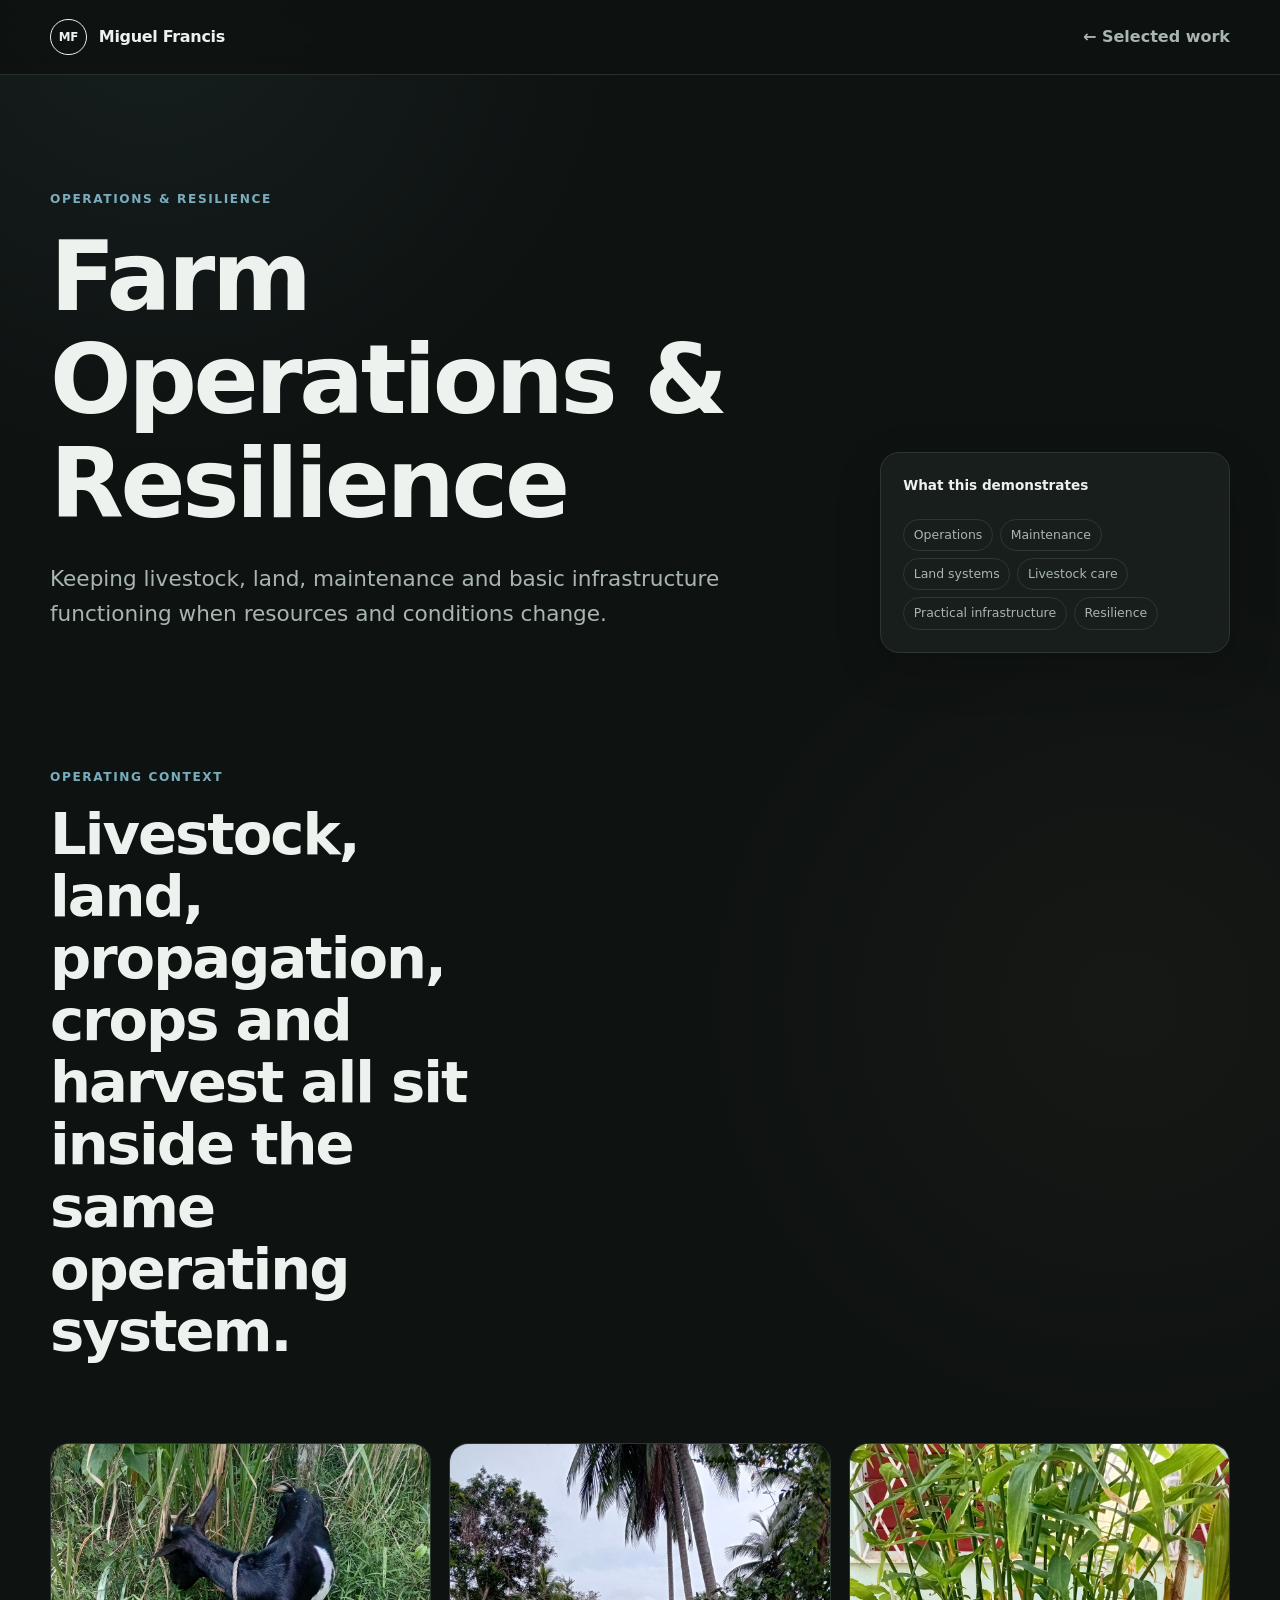
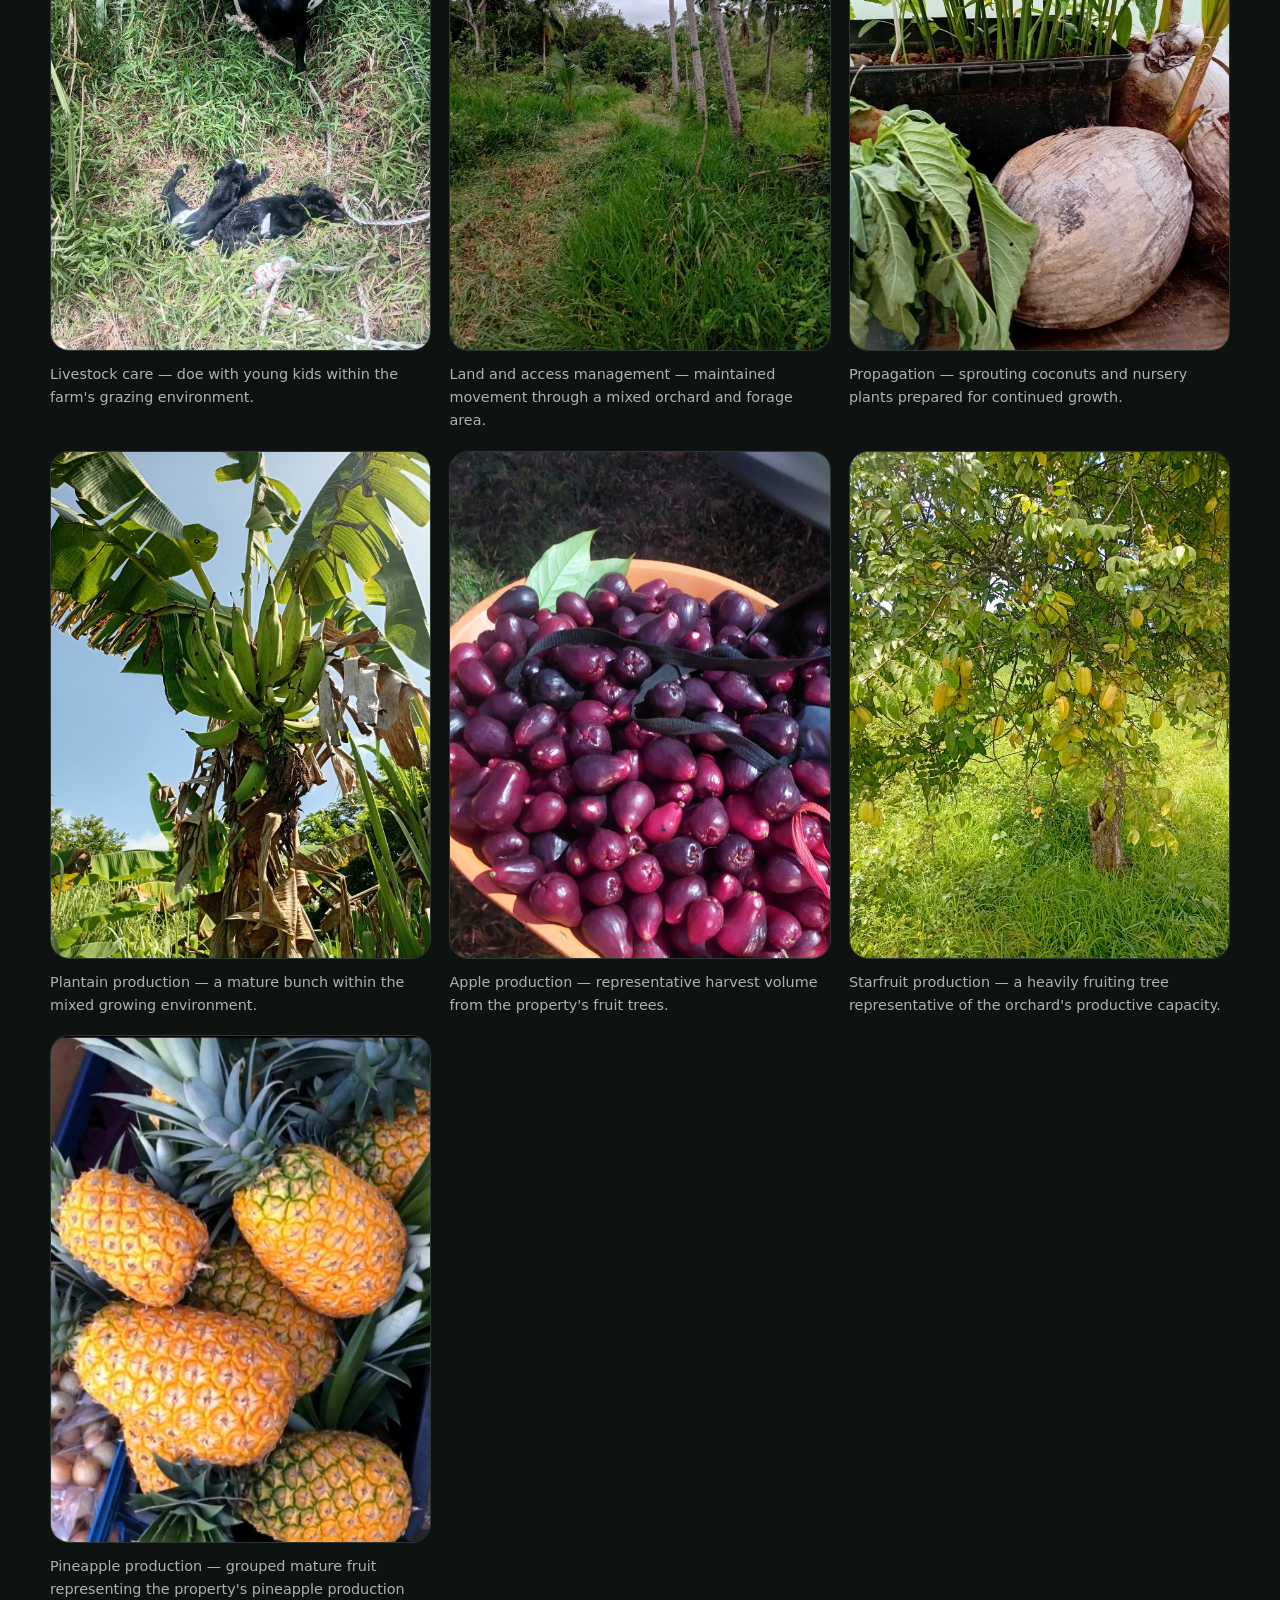
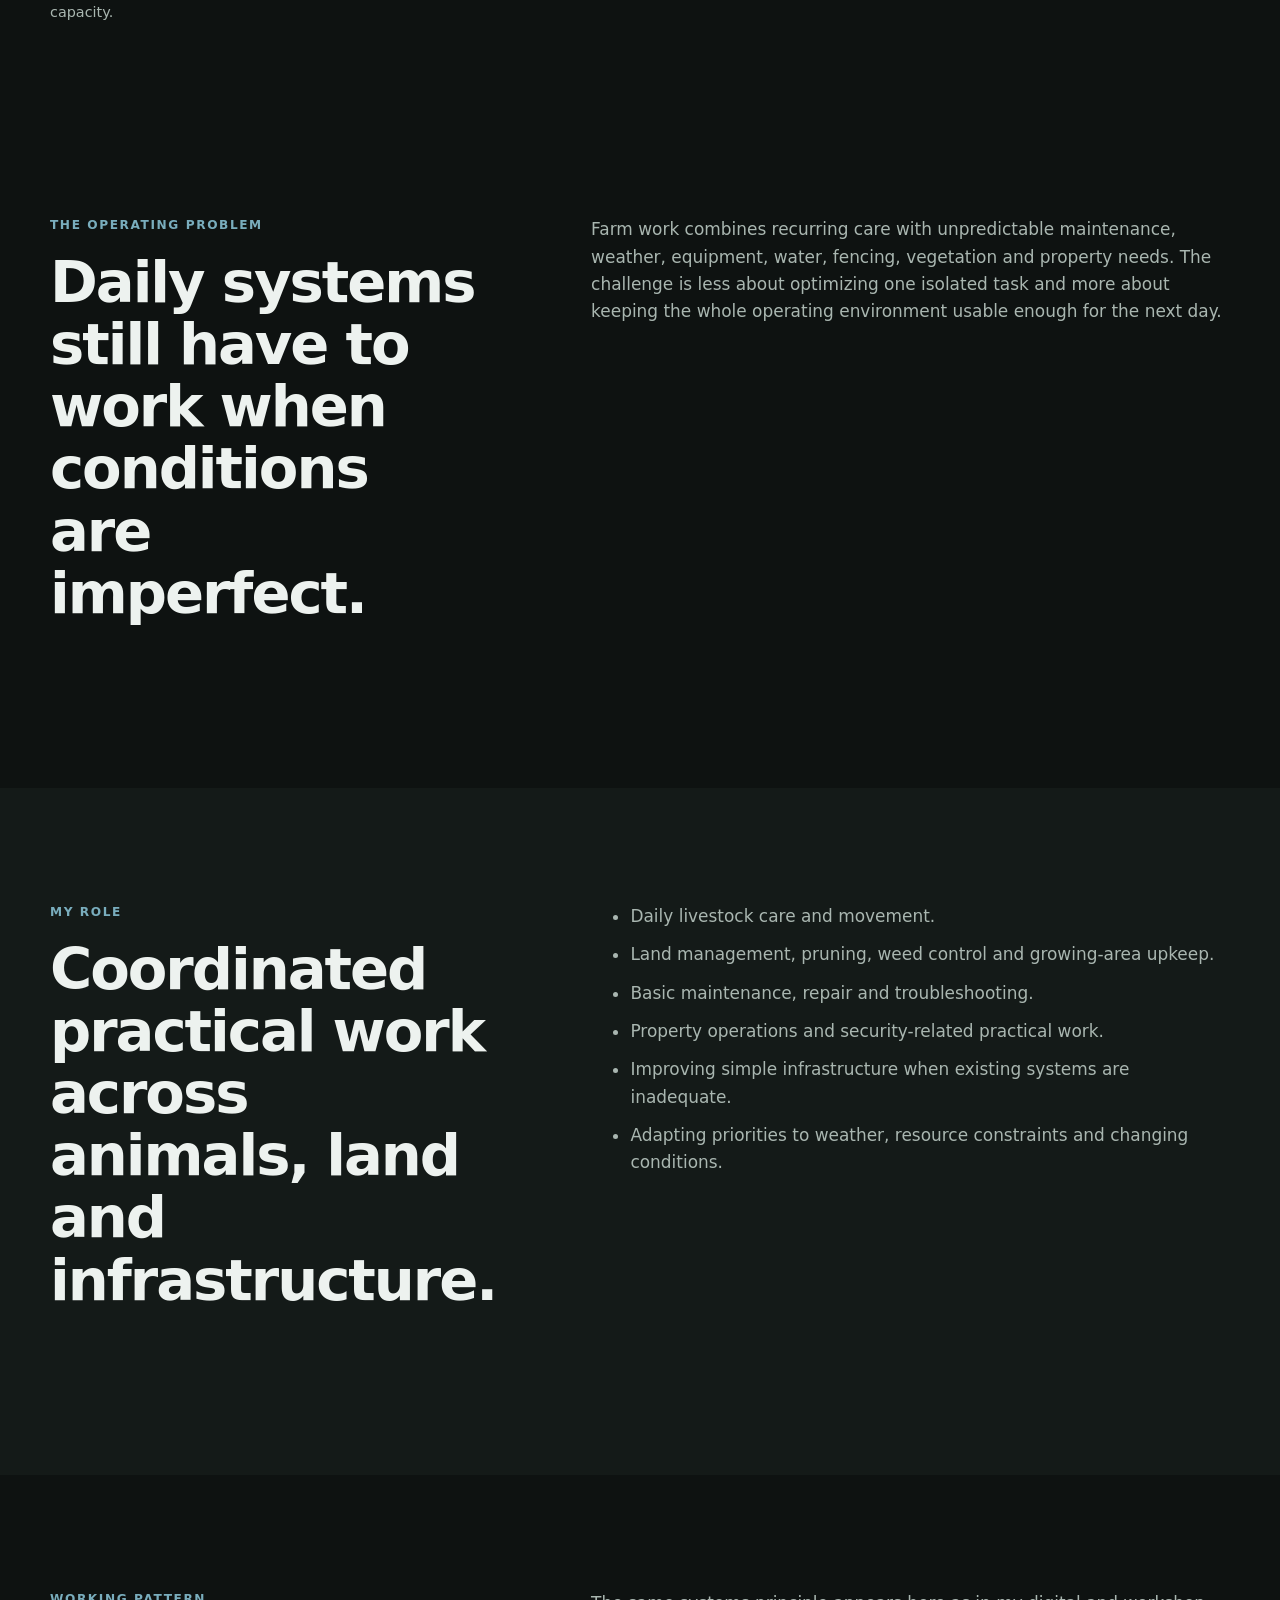
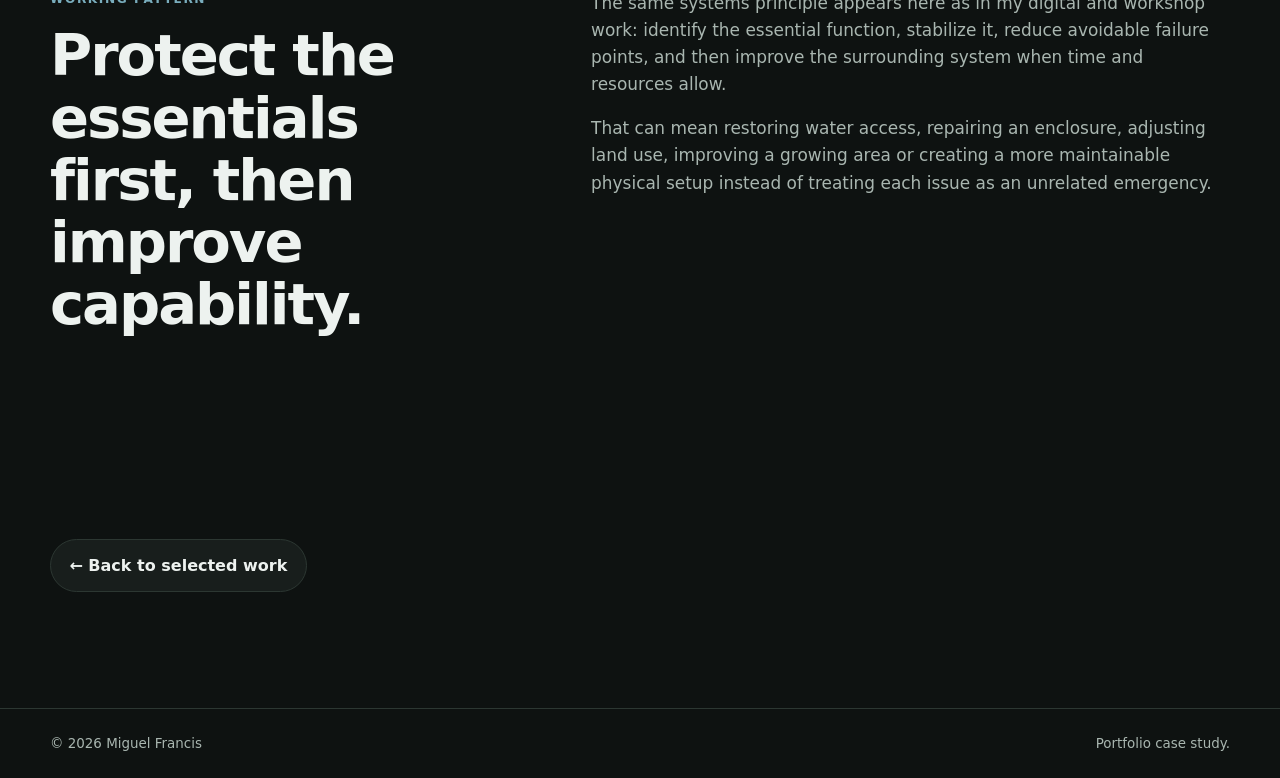
<file: case-studies/farm-operations-resilience.html>
<!doctype html>
<html lang="en">
<head>
  <meta charset="utf-8">
  <meta name="viewport" content="width=device-width, initial-scale=1">
  <meta name="description" content="A practical operations and resilience case study covering livestock care, land management, maintenance and infrastructure in a resource-constrained farm environment.">
  <meta name="theme-color" content="#0e1211">
  <title>Farm Operations &amp; Resilience — Miguel Francis</title>
  <link rel="icon" href="../assets/mark.svg" type="image/svg+xml">
  <script src="../theme.js"></script>
  <link rel="stylesheet" href="../styles.css">
</head>
<body>
  <a class="skip-link" href="#main">Skip to content</a>
  <header class="site-header">
    <div class="shell nav-shell">
      <a class="brand" href="../index.html" aria-label="Miguel Francis home">
        <span class="brand-mark" aria-hidden="true">MF</span>
        <span>Miguel Francis</span>
      </a>
      <nav class="case-nav" aria-label="Case study navigation">
        <a href="../index.html#work">← Selected work</a>
      </nav>
    </div>
  </header>

  <main id="main">
    <section class="case-hero section">
      <div class="shell case-hero-grid">
        <div>
          <p class="eyebrow">Operations &amp; Resilience</p>
          <h1>Farm Operations &amp; Resilience</h1>
          <p class="hero-copy">Keeping livestock, land, maintenance and basic infrastructure functioning when resources and conditions change.</p>
        </div>
        <aside class="case-facts">
          <p class="panel-kicker">What this demonstrates</p>
          <ul class="tag-list case-tags">
            <li>Operations</li><li>Maintenance</li><li>Land systems</li><li>Livestock care</li><li>Practical infrastructure</li><li>Resilience</li>
          </ul>
        </aside>
      </div>
    </section>

    <section class="case-image-section" aria-labelledby="farm-visual-title">
      <div class="shell">
        <div class="case-content-grid case-gallery-intro">
          <div>
            <p class="eyebrow">Operating context</p>
            <h2 id="farm-visual-title">Livestock, land, propagation, crops and harvest all sit inside the same operating system.</h2>
          </div>
        </div>
        <div class="case-gallery farm-gallery">
          <figure class="case-figure">
            <img src="../assets/projects/farm/livestock-goat-kids-2026.jpg" alt="Doe with young kids resting in grass on the farm" loading="lazy">
            <figcaption>Livestock care — doe with young kids within the farm's grazing environment.</figcaption>
          </figure>
          <figure class="case-figure">
            <img src="../assets/projects/farm/farm-orchard-corridor-2026.jpg" alt="Maintained corridor through grass and coconut trees in the farm landscape" loading="lazy">
            <figcaption>Land and access management — maintained movement through a mixed orchard and forage area.</figcaption>
          </figure>
          <figure class="case-figure">
            <img src="../assets/projects/farm/coconut-propagation-2026.jpg" alt="Sprouting coconuts and nursery plants prepared for continued growth" loading="lazy">
            <figcaption>Propagation — sprouting coconuts and nursery plants prepared for continued growth.</figcaption>
          </figure>
          <figure class="case-figure">
            <img src="../assets/projects/farm/plantain-crop-2025.jpg" alt="Bunch of green plantains growing on the farm" loading="lazy">
            <figcaption>Plantain production — a mature bunch within the mixed growing environment.</figcaption>
          </figure>
          <figure class="case-figure">
            <img src="../assets/projects/farm/apple-production-representative.jpg" alt="Large harvest of red apples collected together on the farm" loading="lazy">
            <figcaption>Apple production — representative harvest volume from the property's fruit trees.</figcaption>
          </figure>
          <figure class="case-figure">
            <img src="../assets/projects/farm/starfruit-production-representative.jpg" alt="Starfruit tree carrying many fruits across the canopy" loading="lazy">
            <figcaption>Starfruit production — a heavily fruiting tree representative of the orchard's productive capacity.</figcaption>
          </figure>
          <figure class="case-figure">
            <img src="../assets/projects/farm/pineapple-production-representative.jpg" alt="Group of ripe pineapples collected together" loading="lazy">
            <figcaption>Pineapple production — grouped mature fruit representing the property's pineapple production capacity.</figcaption>
          </figure>
        </div>
      </div>
    </section>
    <section class="section case-section">
      <div class="shell case-content-grid">
        <div><p class="eyebrow">The operating problem</p><h2>Daily systems still have to work when conditions are imperfect.</h2></div>
        <div class="case-copy">
          <p>Farm work combines recurring care with unpredictable maintenance, weather, equipment, water, fencing, vegetation and property needs. The challenge is less about optimizing one isolated task and more about keeping the whole operating environment usable enough for the next day.</p>
        </div>
      </div>
    </section>

    <section class="section case-section case-tinted">
      <div class="shell case-content-grid">
        <div><p class="eyebrow">My role</p><h2>Coordinated practical work across animals, land and infrastructure.</h2></div>
        <div class="case-copy">
          <ul class="case-list">
            <li>Daily livestock care and movement.</li>
            <li>Land management, pruning, weed control and growing-area upkeep.</li>
            <li>Basic maintenance, repair and troubleshooting.</li>
            <li>Property operations and security-related practical work.</li>
            <li>Improving simple infrastructure when existing systems are inadequate.</li>
            <li>Adapting priorities to weather, resource constraints and changing conditions.</li>
          </ul>
        </div>
      </div>
    </section>

    <section class="section case-section">
      <div class="shell case-content-grid">
        <div><p class="eyebrow">Working pattern</p><h2>Protect the essentials first, then improve capability.</h2></div>
        <div class="case-copy">
          <p>The same systems principle appears here as in my digital and workshop work: identify the essential function, stabilize it, reduce avoidable failure points, and then improve the surrounding system when time and resources allow.</p>
          <p>That can mean restoring water access, repairing an enclosure, adjusting land use, improving a growing area or creating a more maintainable physical setup instead of treating each issue as an unrelated emergency.</p>
        </div>
      </div>
    </section>

    <section class="section case-next">
      <div class="shell">
        <a class="button button-secondary" href="../index.html#work">← Back to selected work</a>
      </div>
    </section>
  </main>

  <footer class="site-footer">
    <div class="shell footer-row">
      <p>© 2026 Miguel Francis</p>
      <p>Portfolio case study.</p>
    </div>
  </footer>
</body>
</html>
</file>
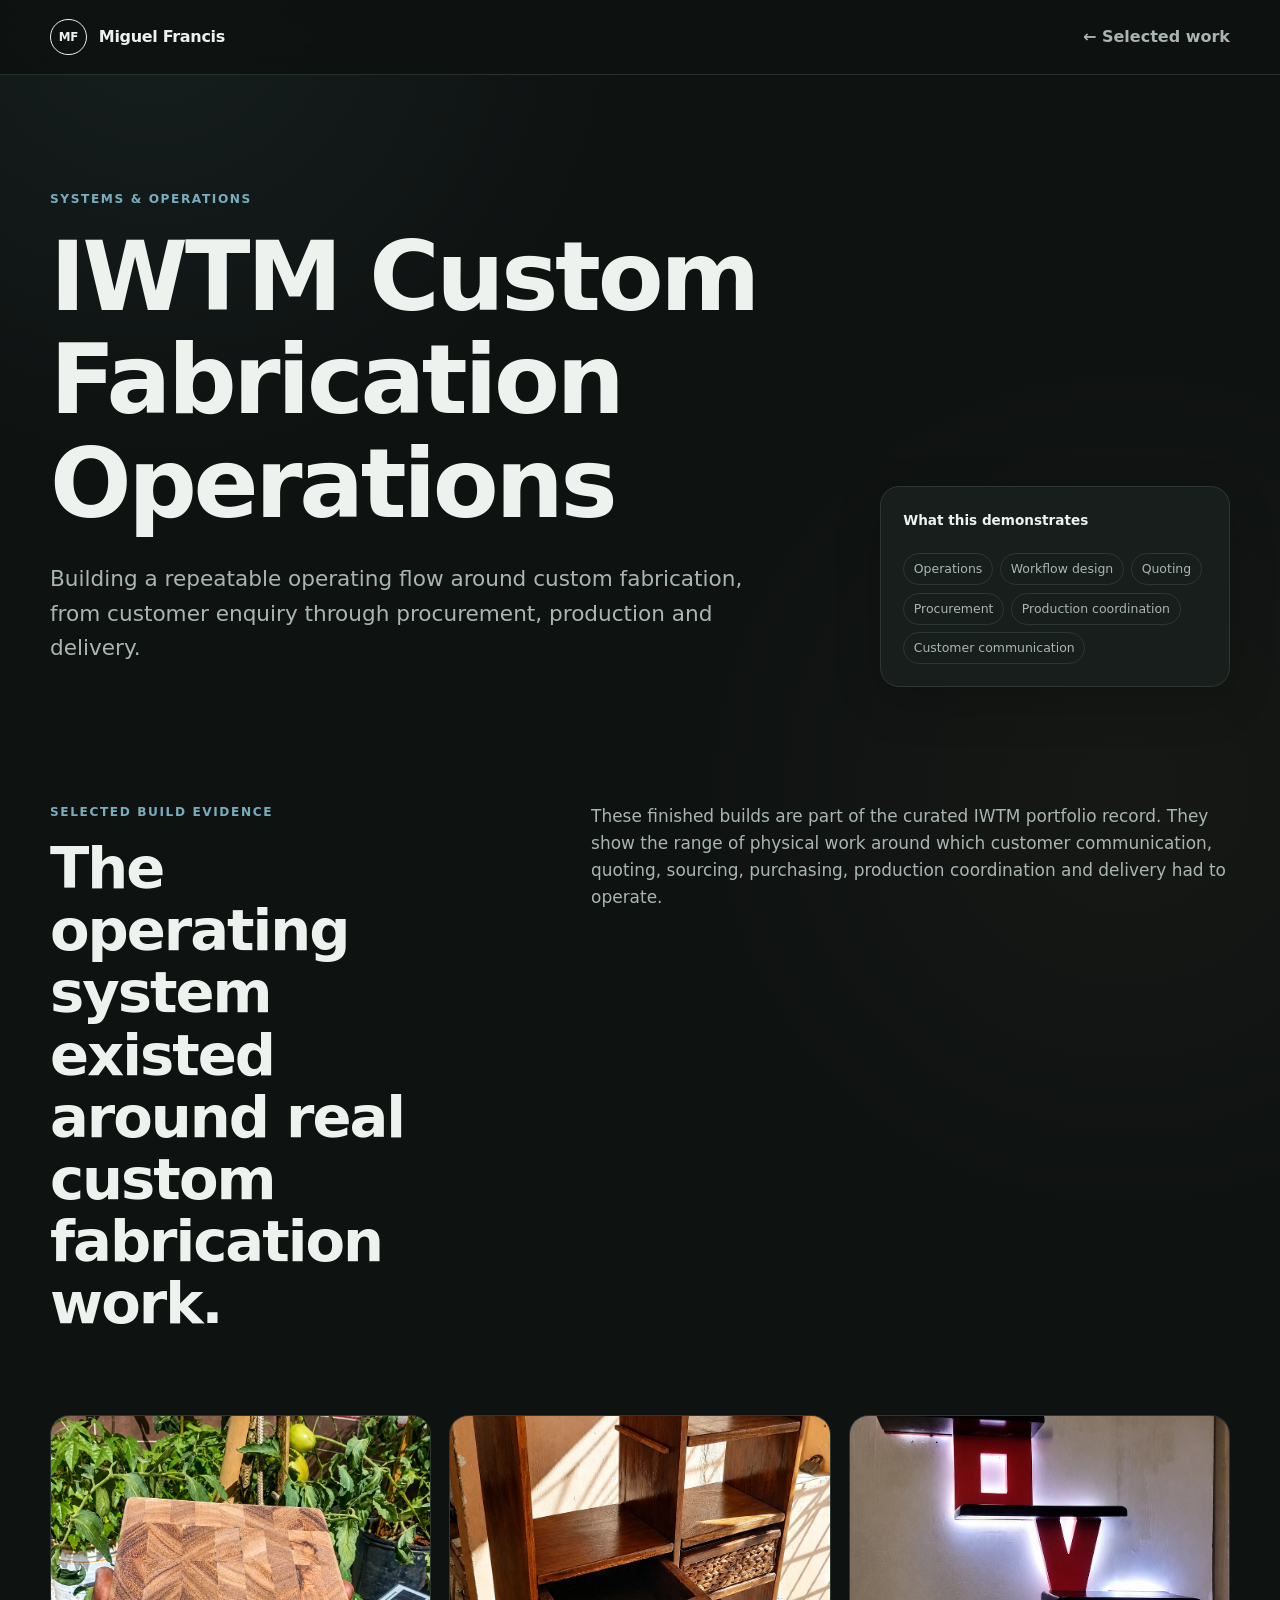
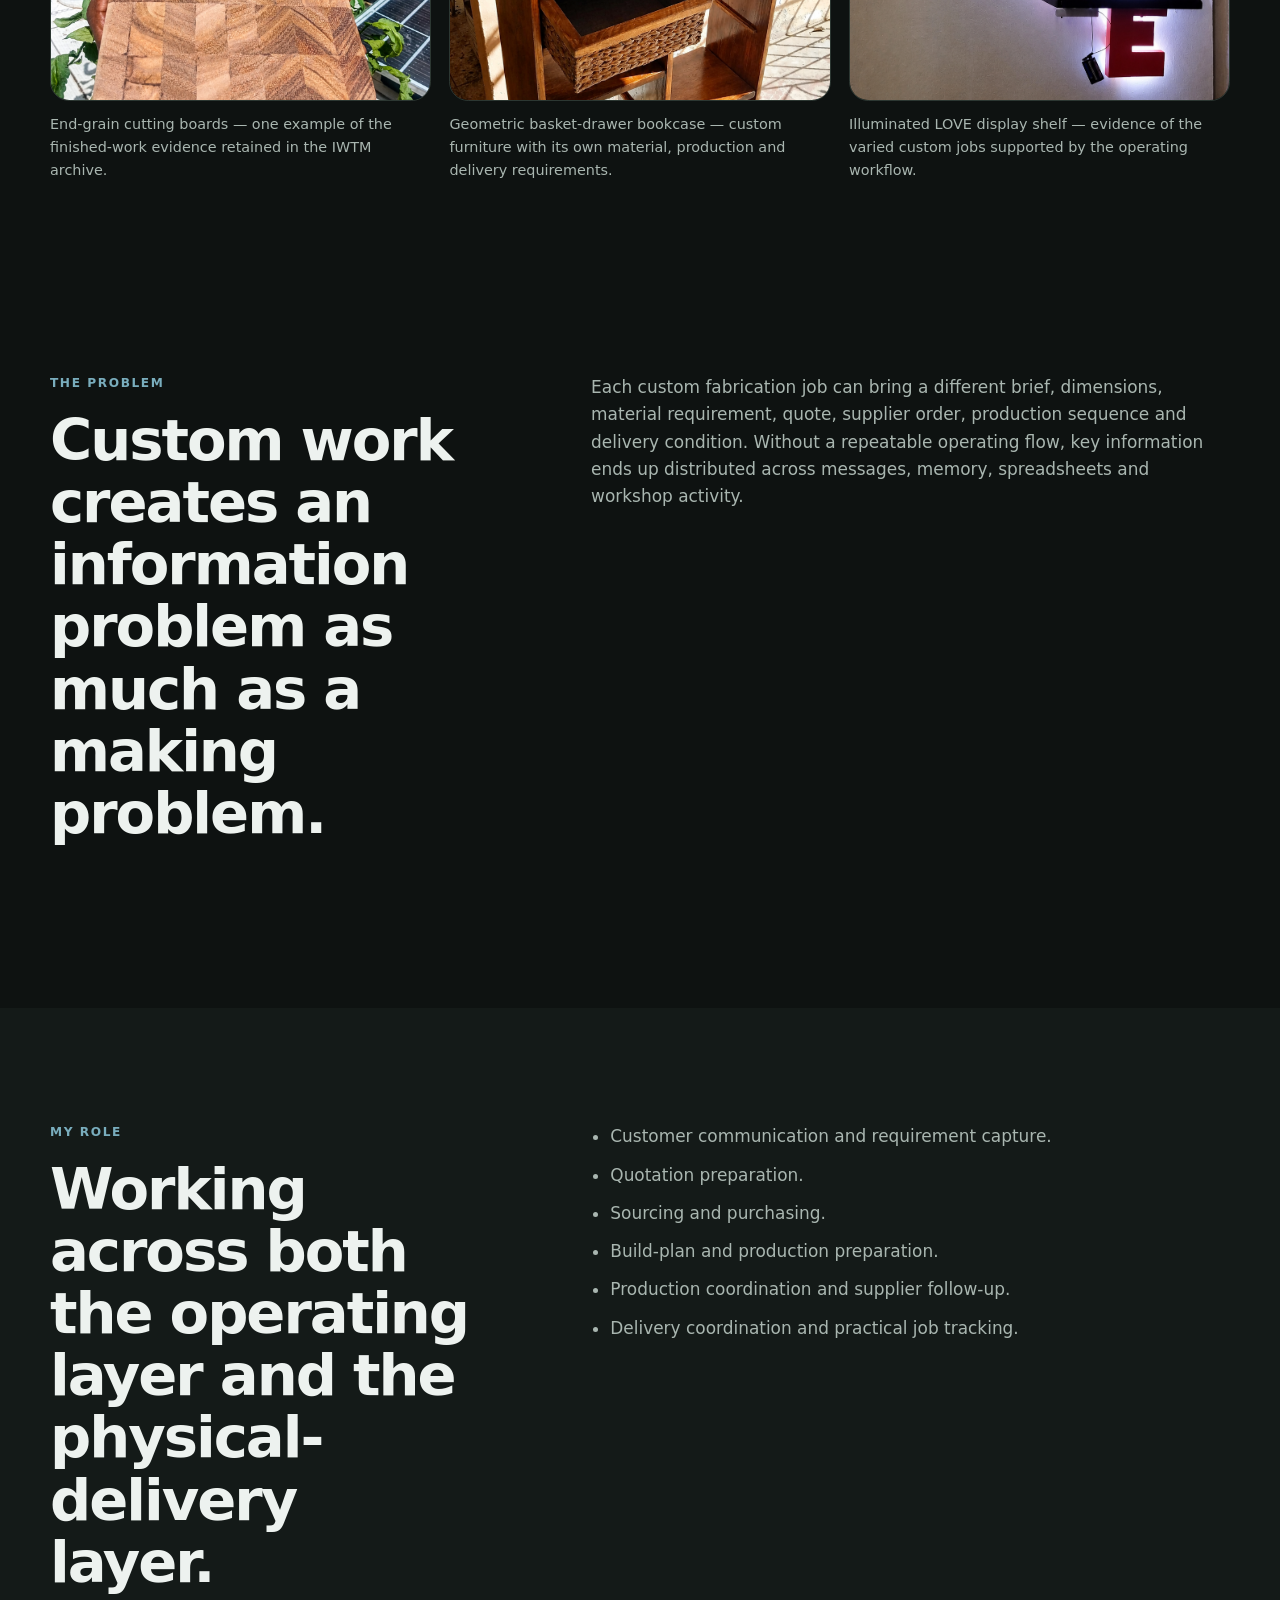
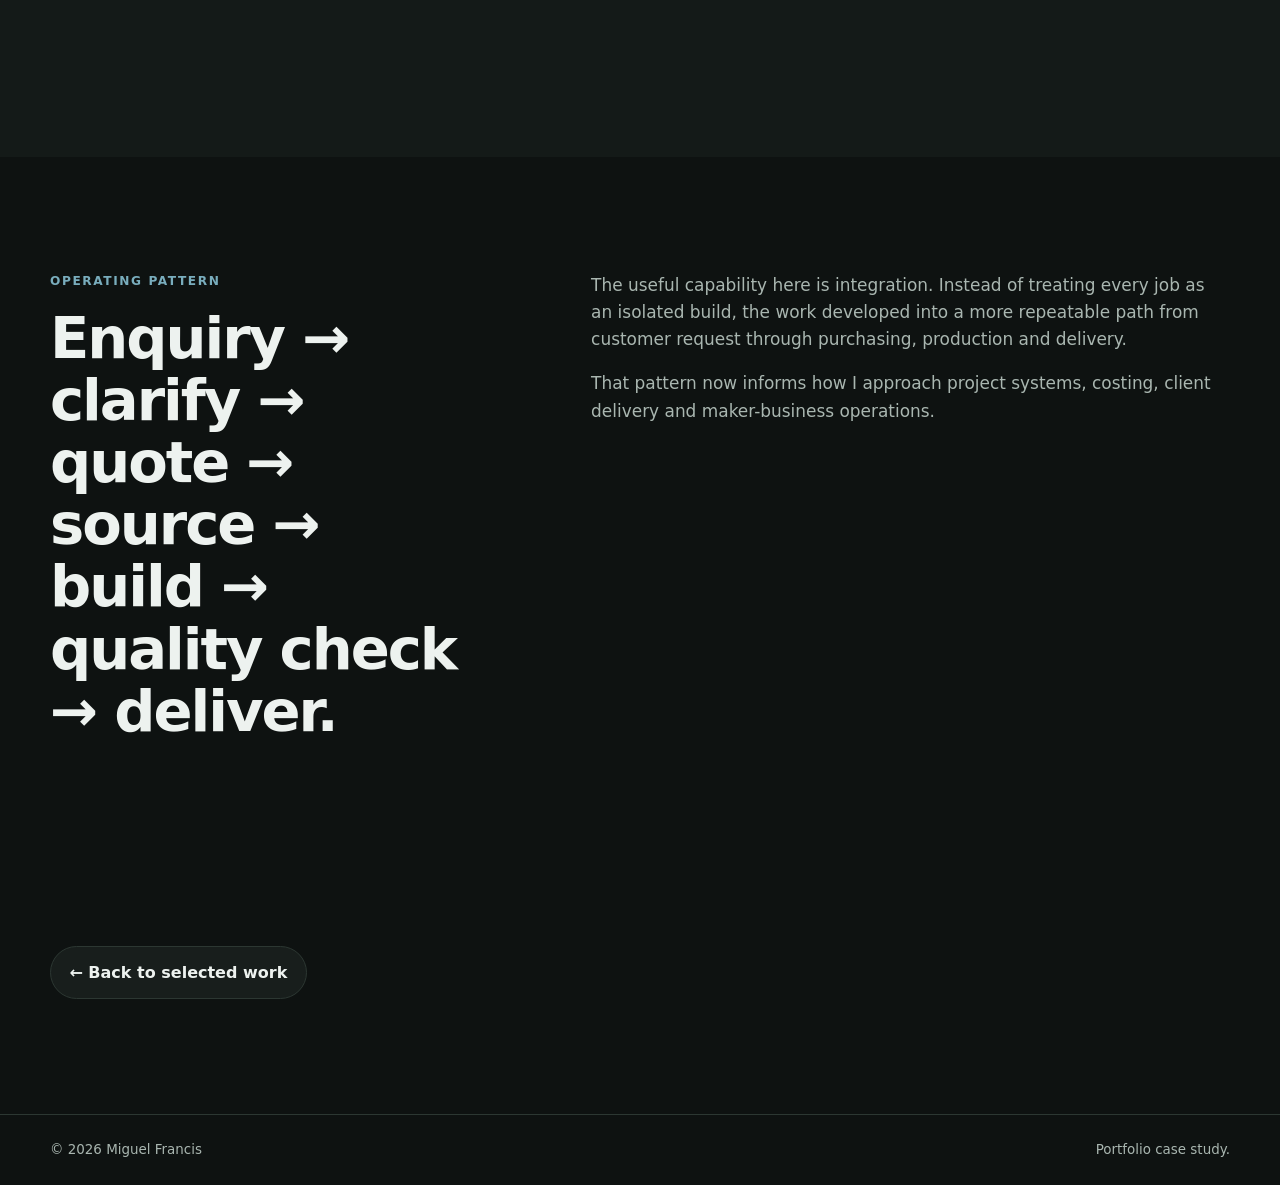
<file: case-studies/iwtm-operations.html>
<!doctype html>
<html lang="en">
<head>
  <meta charset="utf-8">
  <meta name="viewport" content="width=device-width, initial-scale=1">
  <meta name="description" content="Building a repeatable operating flow around custom fabrication, from customer enquiry through procurement, production and delivery.">
  <meta name="theme-color" content="#0e1211">
  <title>IWTM Custom Fabrication Operations — Miguel Francis</title>
  <link rel="icon" href="../assets/mark.svg" type="image/svg+xml">
  <script src="../theme.js"></script>
  <link rel="stylesheet" href="../styles.css">
</head>
<body>
  <a class="skip-link" href="#main">Skip to content</a>
  <header class="site-header">
    <div class="shell nav-shell">
      <a class="brand" href="../index.html" aria-label="Miguel Francis home">
        <span class="brand-mark" aria-hidden="true">MF</span>
        <span>Miguel Francis</span>
      </a>
      <nav class="case-nav" aria-label="Case study navigation">
        <a href="../index.html#work">← Selected work</a>
      </nav>
    </div>
  </header>

  <main id="main">
    <section class="case-hero section">
      <div class="shell case-hero-grid">
        <div>
          <p class="eyebrow">Systems & Operations</p>
          <h1>IWTM Custom Fabrication Operations</h1>
          <p class="hero-copy">Building a repeatable operating flow around custom fabrication, from customer enquiry through procurement, production and delivery.</p>
        </div>
        <aside class="case-facts">
          <p class="panel-kicker">What this demonstrates</p>
          <ul class="tag-list case-tags">
            <li>Operations</li><li>Workflow design</li><li>Quoting</li><li>Procurement</li><li>Production coordination</li><li>Customer communication</li>
          </ul>
        </aside>
      </div>
    </section>

    <section class="case-image-section" aria-labelledby="iwtm-visuals-title">
      <div class="shell">
        <div class="case-content-grid case-gallery-intro">
          <div>
            <p class="eyebrow">Selected build evidence</p>
            <h2 id="iwtm-visuals-title">The operating system existed around real custom fabrication work.</h2>
          </div>
          <div class="case-copy">
            <p>These finished builds are part of the curated IWTM portfolio record. They show the range of physical work around which customer communication, quoting, sourcing, purchasing, production coordination and delivery had to operate.</p>
          </div>
        </div>
        <div class="case-gallery">
          <figure class="case-figure">
            <img src="../assets/projects/iwtm/end-grain-cutting-boards.png" alt="Finished end-grain cutting boards from the IWTM portfolio archive" loading="lazy">
            <figcaption>End-grain cutting boards — one example of the finished-work evidence retained in the IWTM archive.</figcaption>
          </figure>
          <figure class="case-figure">
            <img src="../assets/projects/iwtm/geometric-basket-drawer-bookcase.png" alt="Finished geometric basket-drawer bookcase from the IWTM portfolio archive" loading="lazy">
            <figcaption>Geometric basket-drawer bookcase — custom furniture with its own material, production and delivery requirements.</figcaption>
          </figure>
          <figure class="case-figure">
            <img src="../assets/projects/iwtm/illuminated-love-display-shelf.png" alt="Finished illuminated LOVE display shelf from the IWTM portfolio archive" loading="lazy">
            <figcaption>Illuminated LOVE display shelf — evidence of the varied custom jobs supported by the operating workflow.</figcaption>
          </figure>
        </div>
      </div>
    </section>

<section class="section case-section">
  <div class="shell case-content-grid">
    <div><p class="eyebrow">The problem</p><h2>Custom work creates an information problem as much as a making problem.</h2></div>
    <div class="case-copy">
      <p>Each custom fabrication job can bring a different brief, dimensions, material requirement, quote, supplier order, production sequence and delivery condition. Without a repeatable operating flow, key information ends up distributed across messages, memory, spreadsheets and workshop activity.</p>
    </div>
  </div>
</section>

<section class="section case-section case-tinted">
  <div class="shell case-content-grid">
    <div><p class="eyebrow">My role</p><h2>Working across both the operating layer and the physical-delivery layer.</h2></div>
    <div class="case-copy">
      <ul class="case-list">
        <li>Customer communication and requirement capture.</li>
        <li>Quotation preparation.</li>
        <li>Sourcing and purchasing.</li>
        <li>Build-plan and production preparation.</li>
        <li>Production coordination and supplier follow-up.</li>
        <li>Delivery coordination and practical job tracking.</li>
      </ul>
    </div>
  </div>
</section>

<section class="section case-section">
  <div class="shell case-content-grid">
    <div><p class="eyebrow">Operating pattern</p><h2>Enquiry → clarify → quote → source → build → quality check → deliver.</h2></div>
    <div class="case-copy">
      <p>The useful capability here is integration. Instead of treating every job as an isolated build, the work developed into a more repeatable path from customer request through purchasing, production and delivery.</p>
      <p>That pattern now informs how I approach project systems, costing, client delivery and maker-business operations.</p>
    </div>
  </div>
</section>

    <section class="section case-next">
      <div class="shell">
        <a class="button button-secondary" href="../index.html#work">← Back to selected work</a>
      </div>
    </section>
  </main>

  <footer class="site-footer">
    <div class="shell footer-row">
      <p>© 2026 Miguel Francis</p>
      <p>Portfolio case study.</p>
    </div>
  </footer>
</body>
</html>
</file>
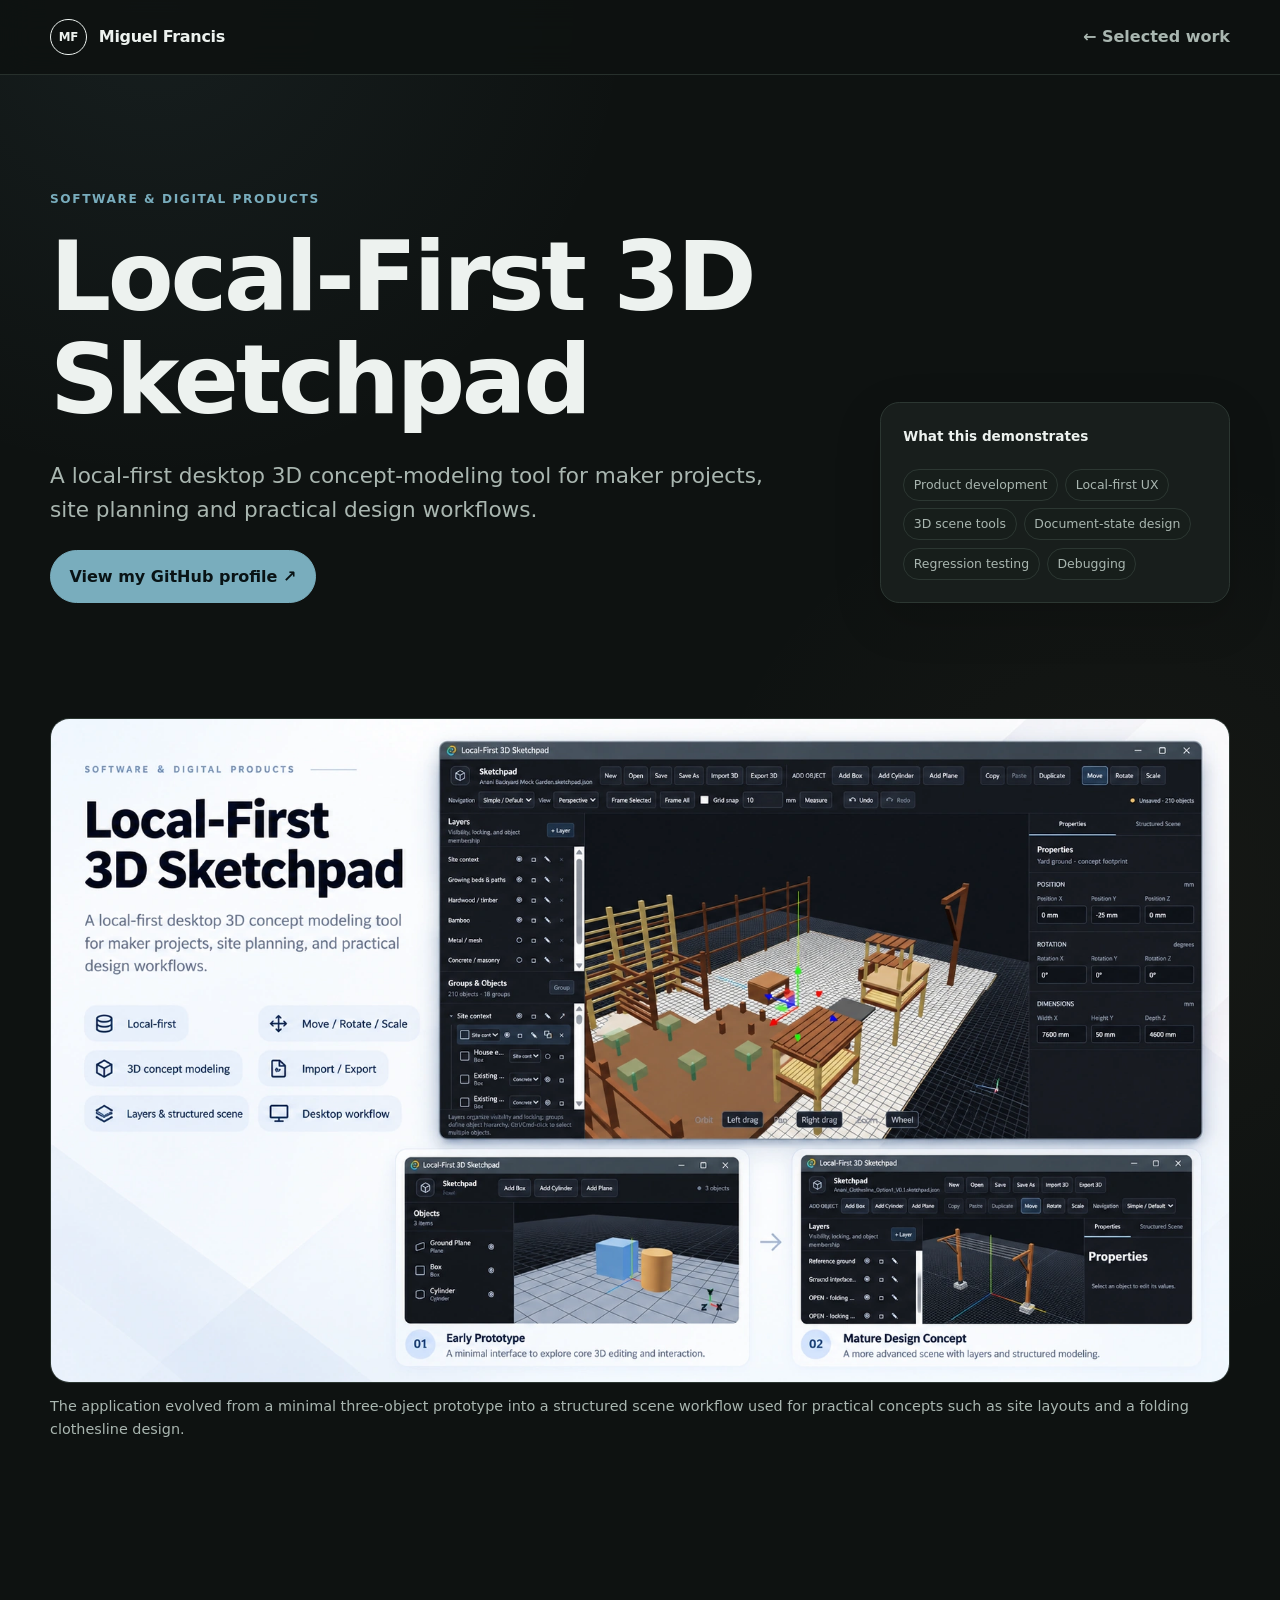
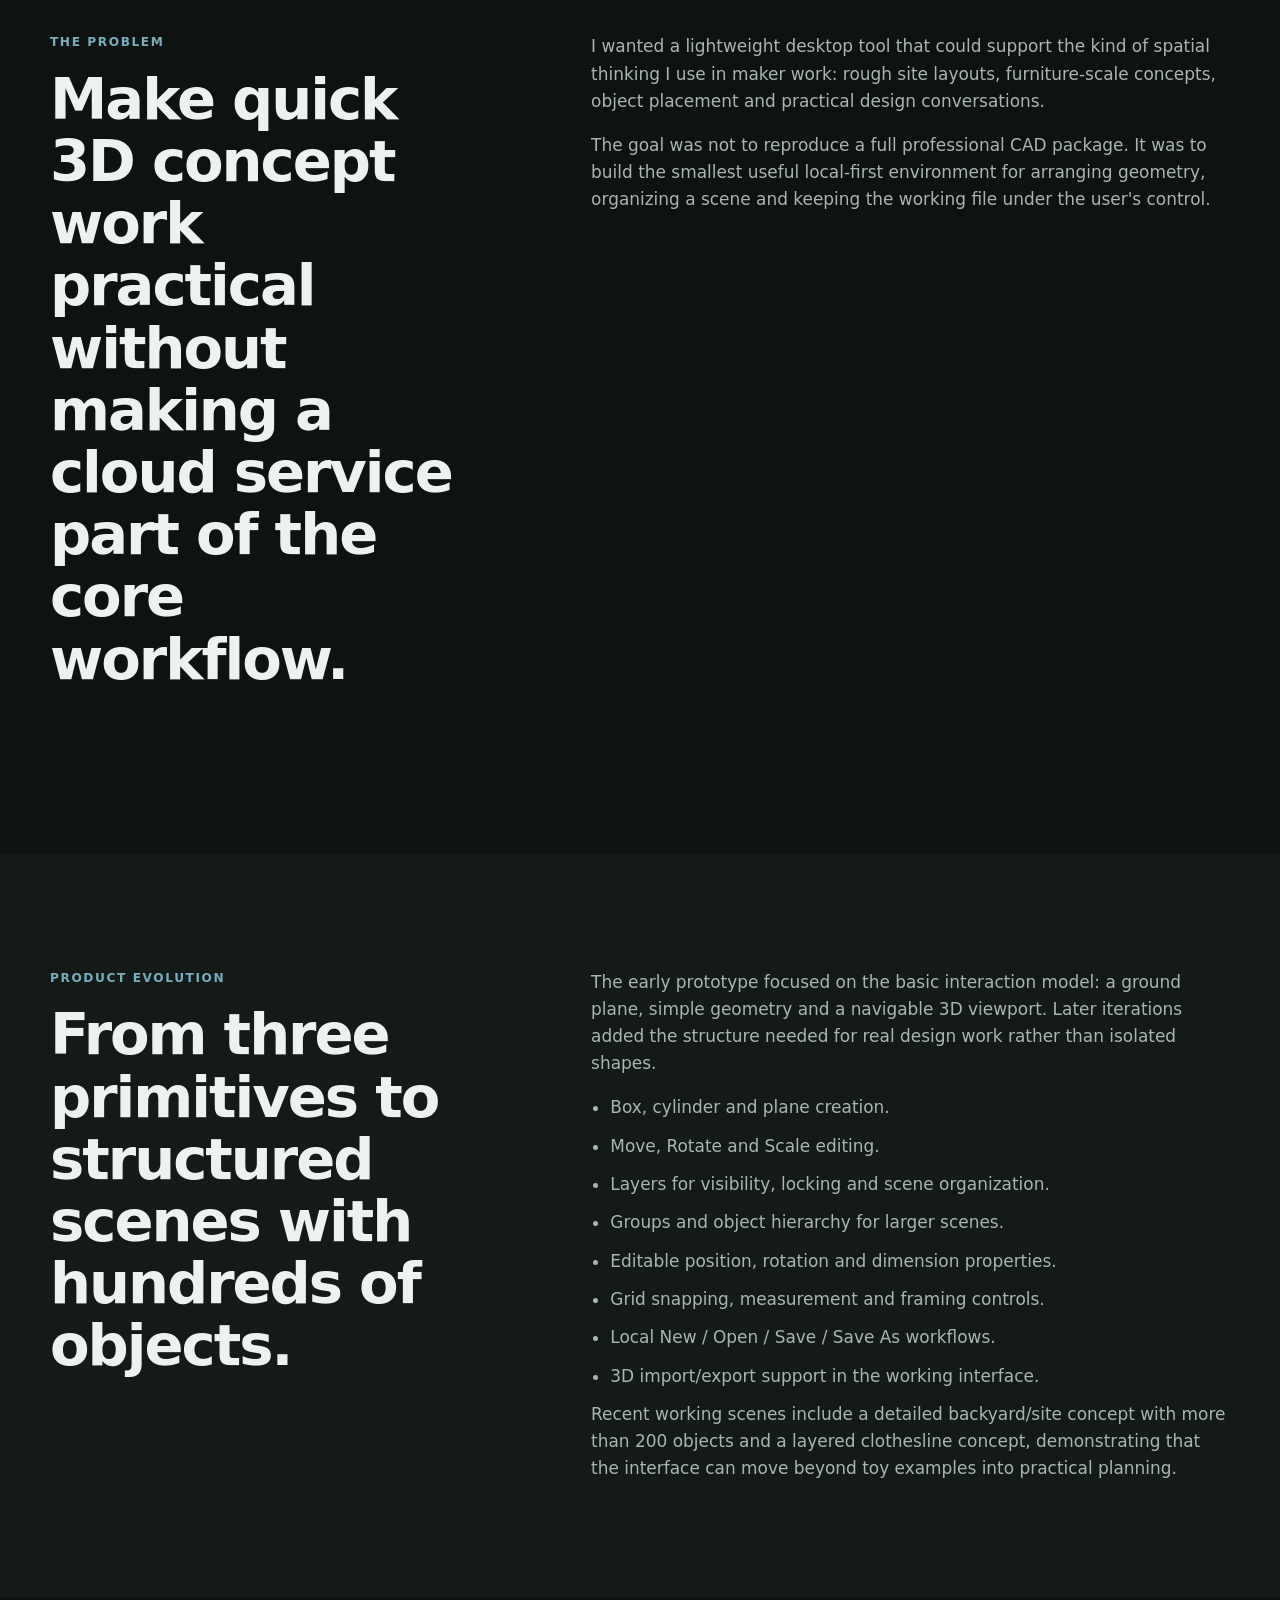
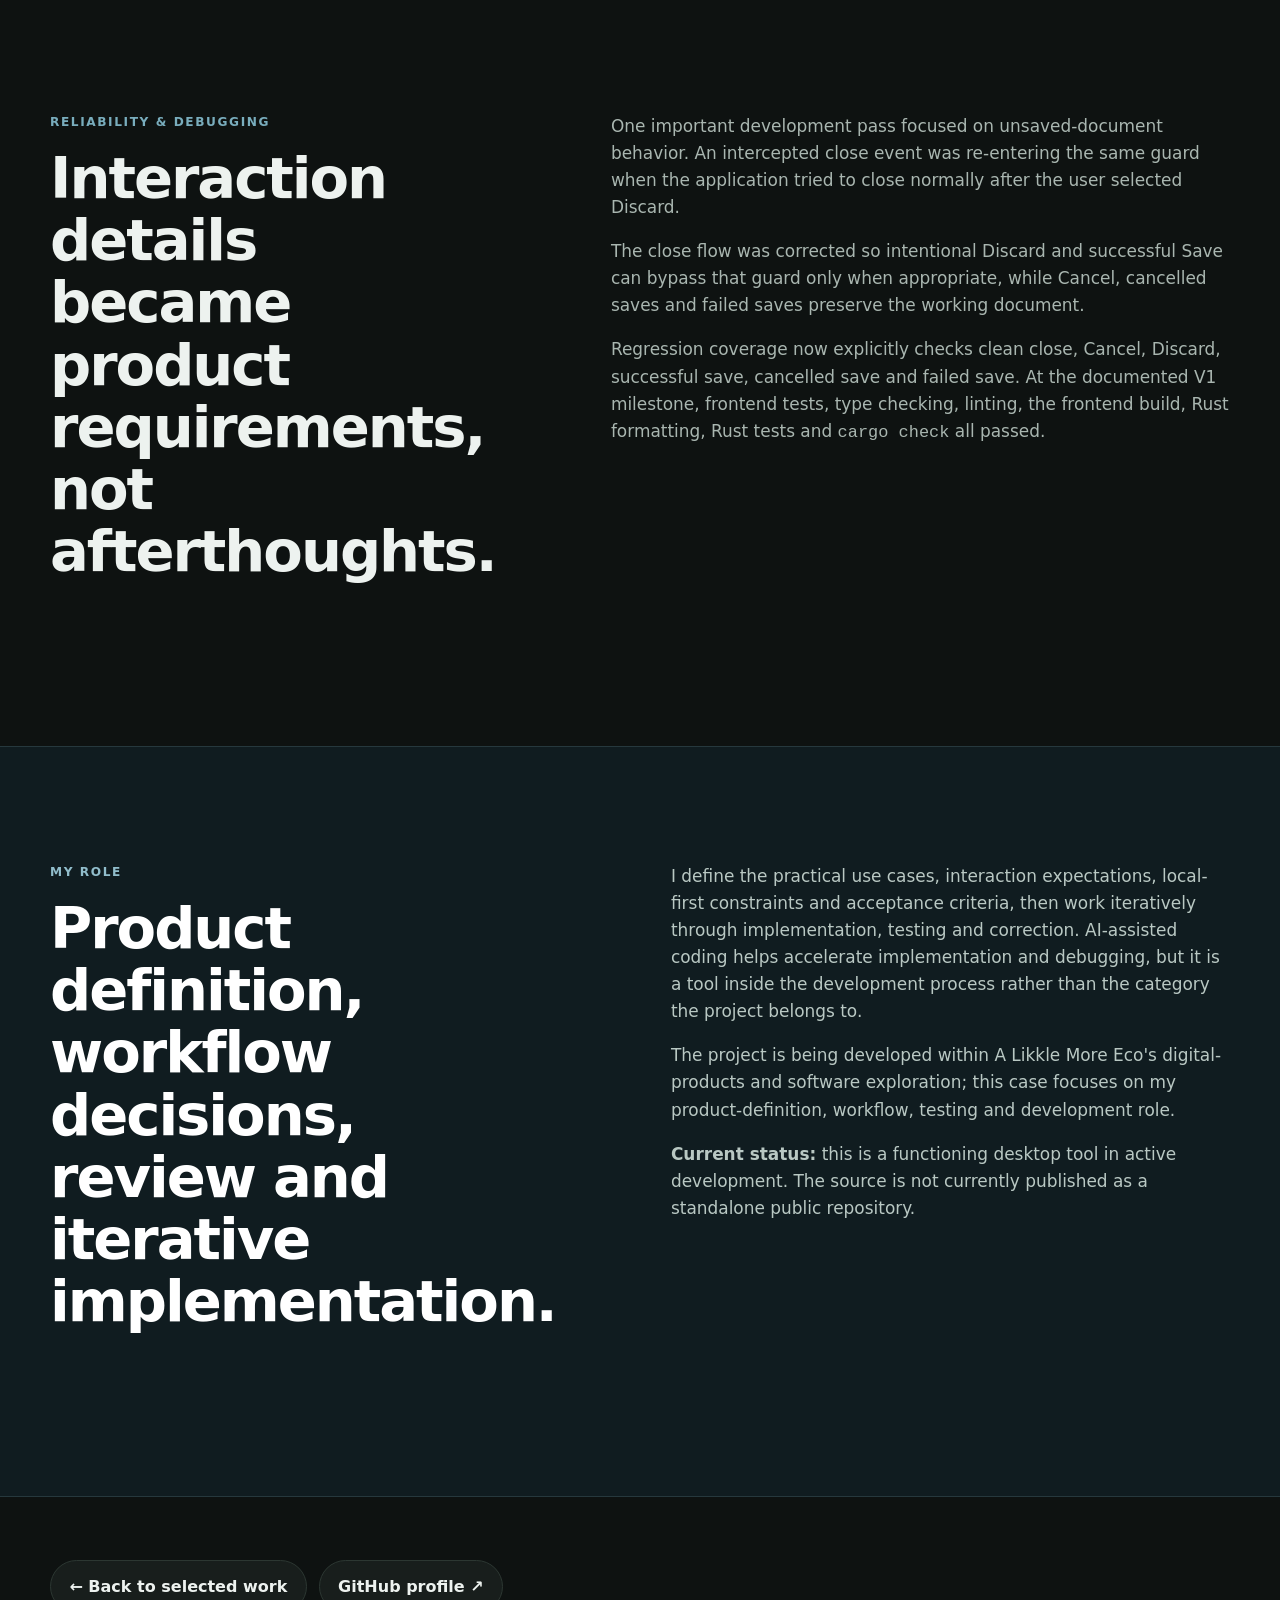
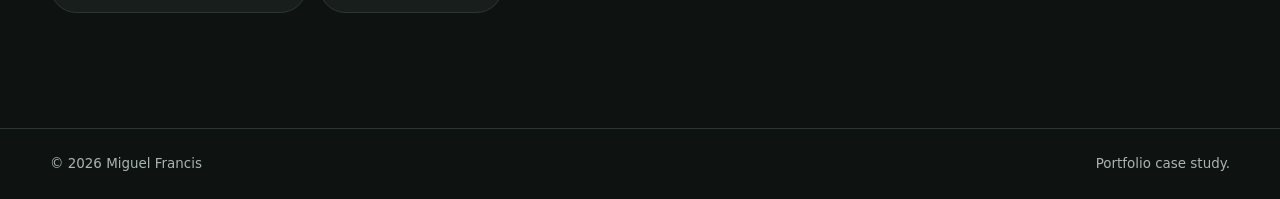
<file: case-studies/local-first-3d-sketchpad.html>
<!doctype html>
<html lang="en">
<head>
  <meta charset="utf-8">
  <meta name="viewport" content="width=device-width, initial-scale=1">
  <meta name="description" content="Local-First 3D Sketchpad — a desktop 3D concept-modeling tool for maker projects, site planning and practical design workflows.">
  <meta name="theme-color" content="#0e1211">
  <title>Local-First 3D Sketchpad — Miguel Francis</title>
  <link rel="icon" href="../assets/mark.svg" type="image/svg+xml">
  <script src="../theme.js"></script>
  <link rel="stylesheet" href="../styles.css">
</head>
<body>
  <a class="skip-link" href="#main">Skip to content</a>

  <header class="site-header">
    <div class="shell nav-shell">
      <a class="brand" href="../index.html" aria-label="Miguel Francis home">
        <span class="brand-mark" aria-hidden="true">MF</span>
        <span>Miguel Francis</span>
      </a>
      <nav class="case-nav" aria-label="Case study navigation">
        <a href="../index.html#work">← Selected work</a>
      </nav>
    </div>
  </header>

  <main id="main">
    <section class="case-hero section">
      <div class="shell case-hero-grid">
        <div>
          <p class="eyebrow">Software &amp; Digital Products</p>
          <h1>Local-First 3D Sketchpad</h1>
          <p class="hero-copy">A local-first desktop 3D concept-modeling tool for maker projects, site planning and practical design workflows.</p>
          <div class="case-actions">
            <a class="button button-primary" href="https://github.com/MigyDao" target="_blank" rel="noreferrer">View my GitHub profile ↗</a>
          </div>
        </div>
        <aside class="case-facts">
          <p class="panel-kicker">What this demonstrates</p>
          <ul class="tag-list case-tags">
            <li>Product development</li>
            <li>Local-first UX</li>
            <li>3D scene tools</li>
            <li>Document-state design</li>
            <li>Regression testing</li>
            <li>Debugging</li>
          </ul>
        </aside>
      </div>
    </section>

    <section class="case-image-section" aria-labelledby="sketchpad-visual-title">
      <div class="shell">
        <figure class="case-figure case-figure-showcase">
          <img src="../assets/projects/local-first-3d-sketchpad/showcase.webp" alt="Portfolio showcase of Local-First 3D Sketchpad showing its evolution from a simple primitive editor to structured 3D scenes with layers, groups and properties">
          <figcaption id="sketchpad-visual-title">The application evolved from a minimal three-object prototype into a structured scene workflow used for practical concepts such as site layouts and a folding clothesline design.</figcaption>
        </figure>
      </div>
    </section>

    <section class="section case-section">
      <div class="shell case-content-grid">
        <div>
          <p class="eyebrow">The problem</p>
          <h2>Make quick 3D concept work practical without making a cloud service part of the core workflow.</h2>
        </div>
        <div class="case-copy">
          <p>I wanted a lightweight desktop tool that could support the kind of spatial thinking I use in maker work: rough site layouts, furniture-scale concepts, object placement and practical design conversations.</p>
          <p>The goal was not to reproduce a full professional CAD package. It was to build the smallest useful local-first environment for arranging geometry, organizing a scene and keeping the working file under the user's control.</p>
        </div>
      </div>
    </section>

    <section class="section case-section case-tinted">
      <div class="shell case-content-grid">
        <div>
          <p class="eyebrow">Product evolution</p>
          <h2>From three primitives to structured scenes with hundreds of objects.</h2>
        </div>
        <div class="case-copy">
          <p>The early prototype focused on the basic interaction model: a ground plane, simple geometry and a navigable 3D viewport. Later iterations added the structure needed for real design work rather than isolated shapes.</p>
          <ul class="case-list">
            <li>Box, cylinder and plane creation.</li>
            <li>Move, Rotate and Scale editing.</li>
            <li>Layers for visibility, locking and scene organization.</li>
            <li>Groups and object hierarchy for larger scenes.</li>
            <li>Editable position, rotation and dimension properties.</li>
            <li>Grid snapping, measurement and framing controls.</li>
            <li>Local New / Open / Save / Save As workflows.</li>
            <li>3D import/export support in the working interface.</li>
          </ul>
          <p>Recent working scenes include a detailed backyard/site concept with more than 200 objects and a layered clothesline concept, demonstrating that the interface can move beyond toy examples into practical planning.</p>
        </div>
      </div>
    </section>

    <section class="section case-section">
      <div class="shell case-content-grid">
        <div>
          <p class="eyebrow">Reliability &amp; debugging</p>
          <h2>Interaction details became product requirements, not afterthoughts.</h2>
        </div>
        <div class="case-copy">
          <p>One important development pass focused on unsaved-document behavior. An intercepted close event was re-entering the same guard when the application tried to close normally after the user selected Discard.</p>
          <p>The close flow was corrected so intentional Discard and successful Save can bypass that guard only when appropriate, while Cancel, cancelled saves and failed saves preserve the working document.</p>
          <p>Regression coverage now explicitly checks clean close, Cancel, Discard, successful save, cancelled save and failed save. At the documented V1 milestone, frontend tests, type checking, linting, the frontend build, Rust formatting, Rust tests and <code>cargo check</code> all passed.</p>
        </div>
      </div>
    </section>

    <section class="section case-section case-dark">
      <div class="shell case-content-grid">
        <div>
          <p class="eyebrow">My role</p>
          <h2>Product definition, workflow decisions, review and iterative implementation.</h2>
        </div>
        <div class="case-copy">
          <p>I define the practical use cases, interaction expectations, local-first constraints and acceptance criteria, then work iteratively through implementation, testing and correction. AI-assisted coding helps accelerate implementation and debugging, but it is a tool inside the development process rather than the category the project belongs to.</p>
          <p>The project is being developed within A Likkle More Eco's digital-products and software exploration; this case focuses on my product-definition, workflow, testing and development role.</p>
          <p><strong>Current status:</strong> this is a functioning desktop tool in active development. The source is not currently published as a standalone public repository.</p>
        </div>
      </div>
    </section>

    <section class="section case-next">
      <div class="shell">
        <div class="case-actions">
          <a class="button button-secondary" href="../index.html#work">← Back to selected work</a>
          <a class="button button-secondary" href="https://github.com/MigyDao" target="_blank" rel="noreferrer">GitHub profile ↗</a>
        </div>
      </div>
    </section>
  </main>

  <footer class="site-footer">
    <div class="shell footer-row">
      <p>© 2026 Miguel Francis</p>
      <p>Portfolio case study.</p>
    </div>
  </footer>
</body>
</html>
</file>
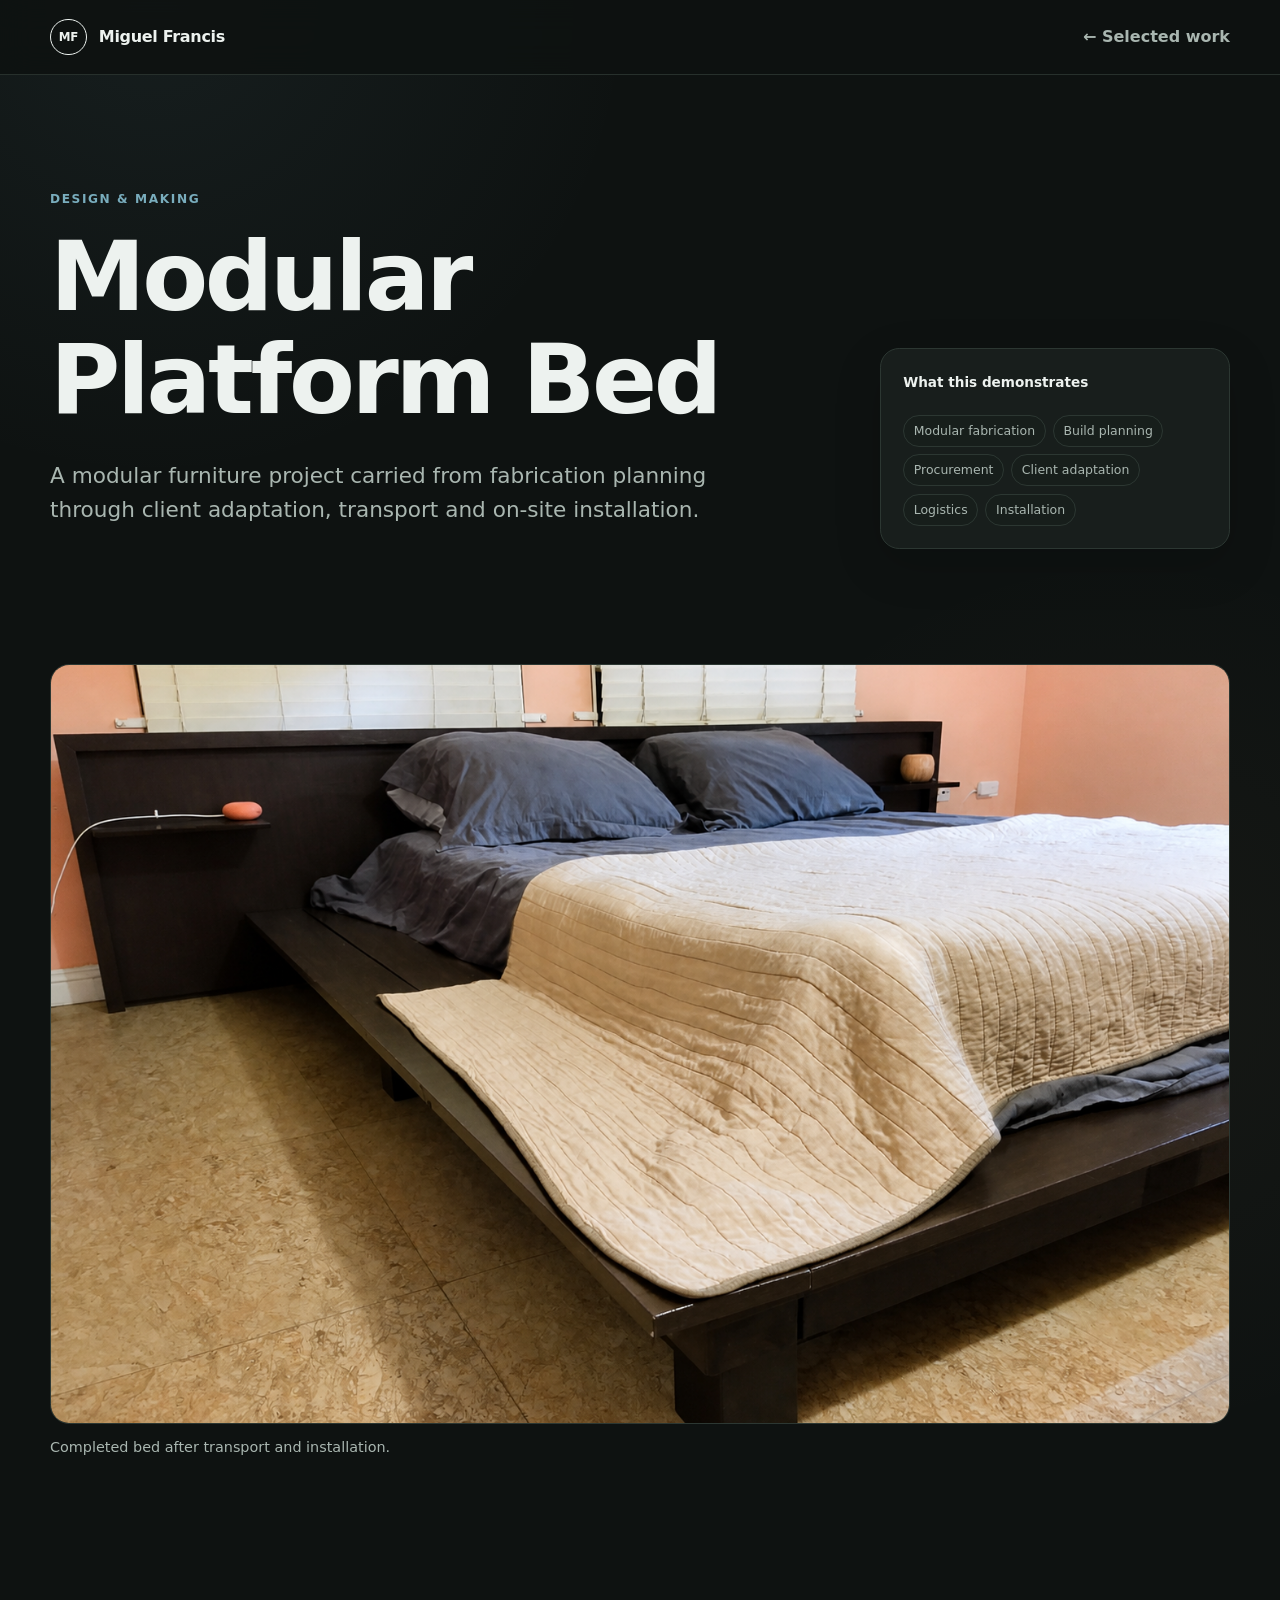
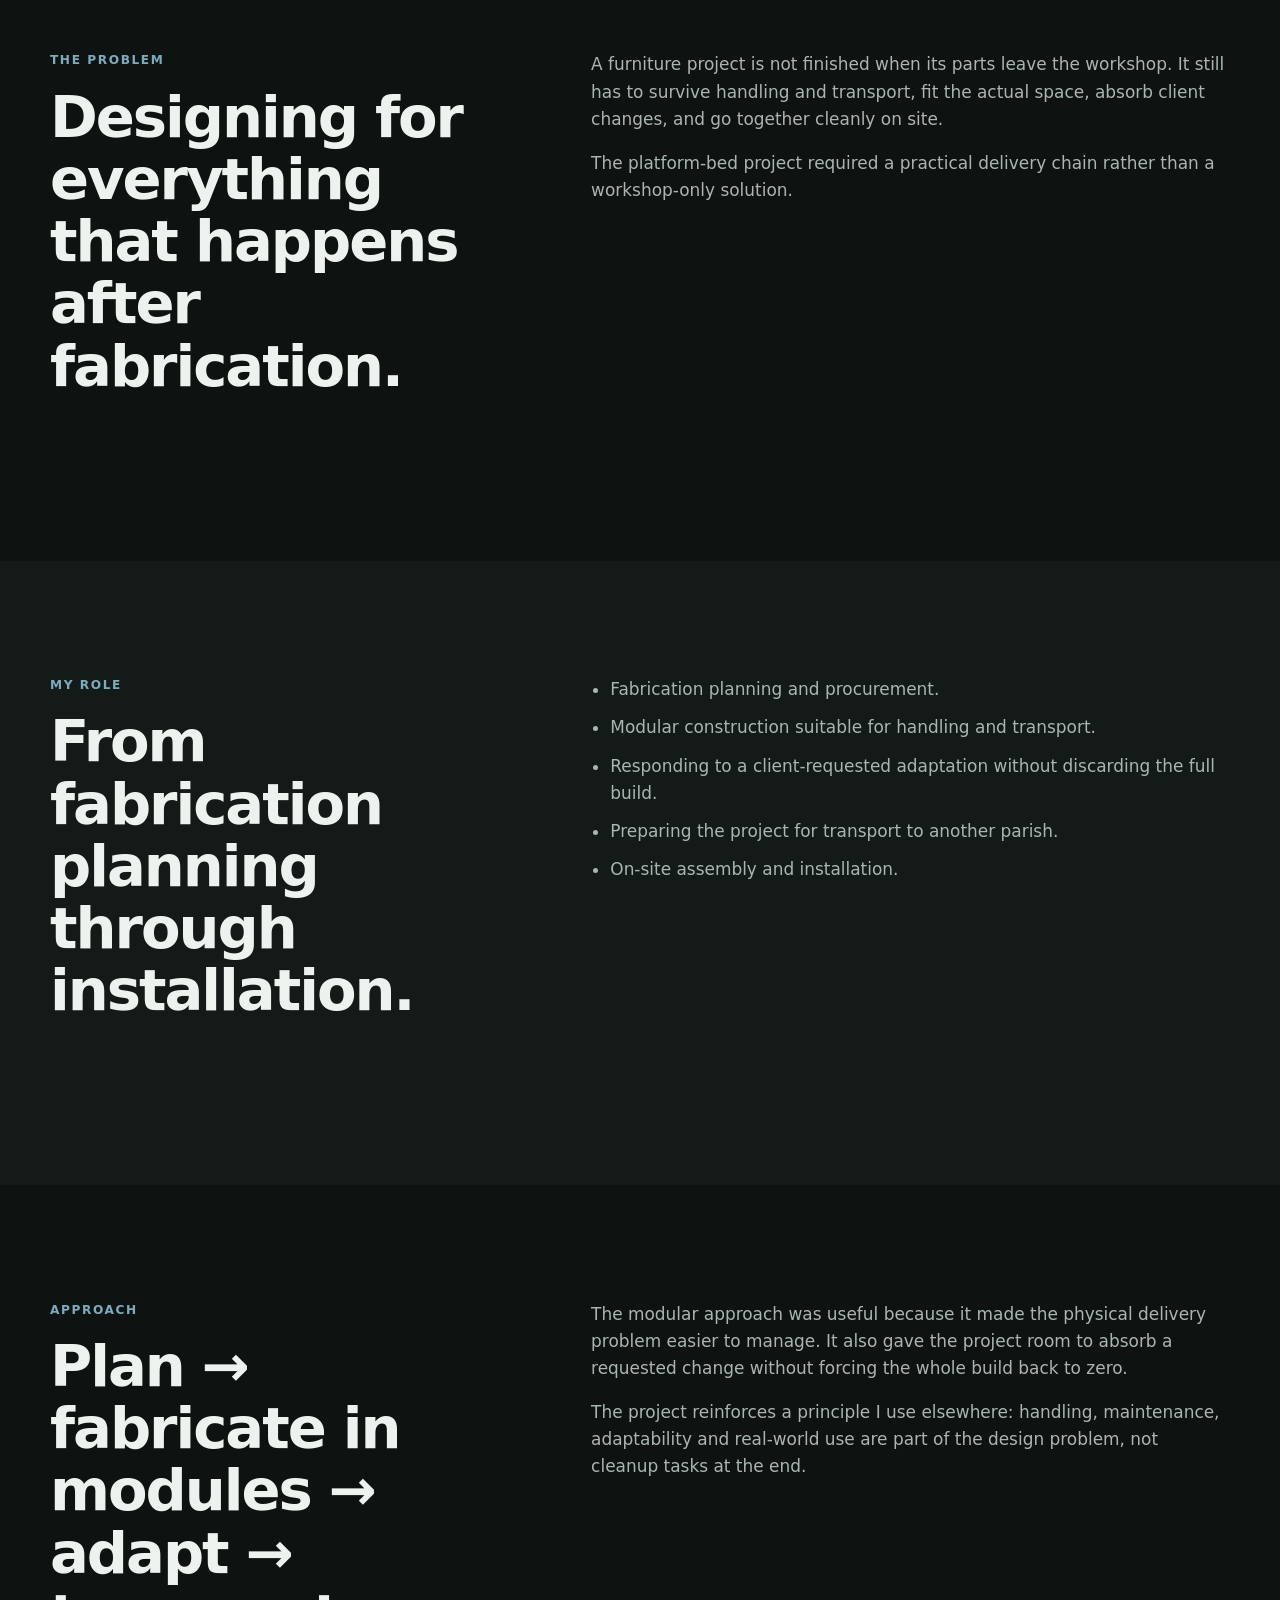
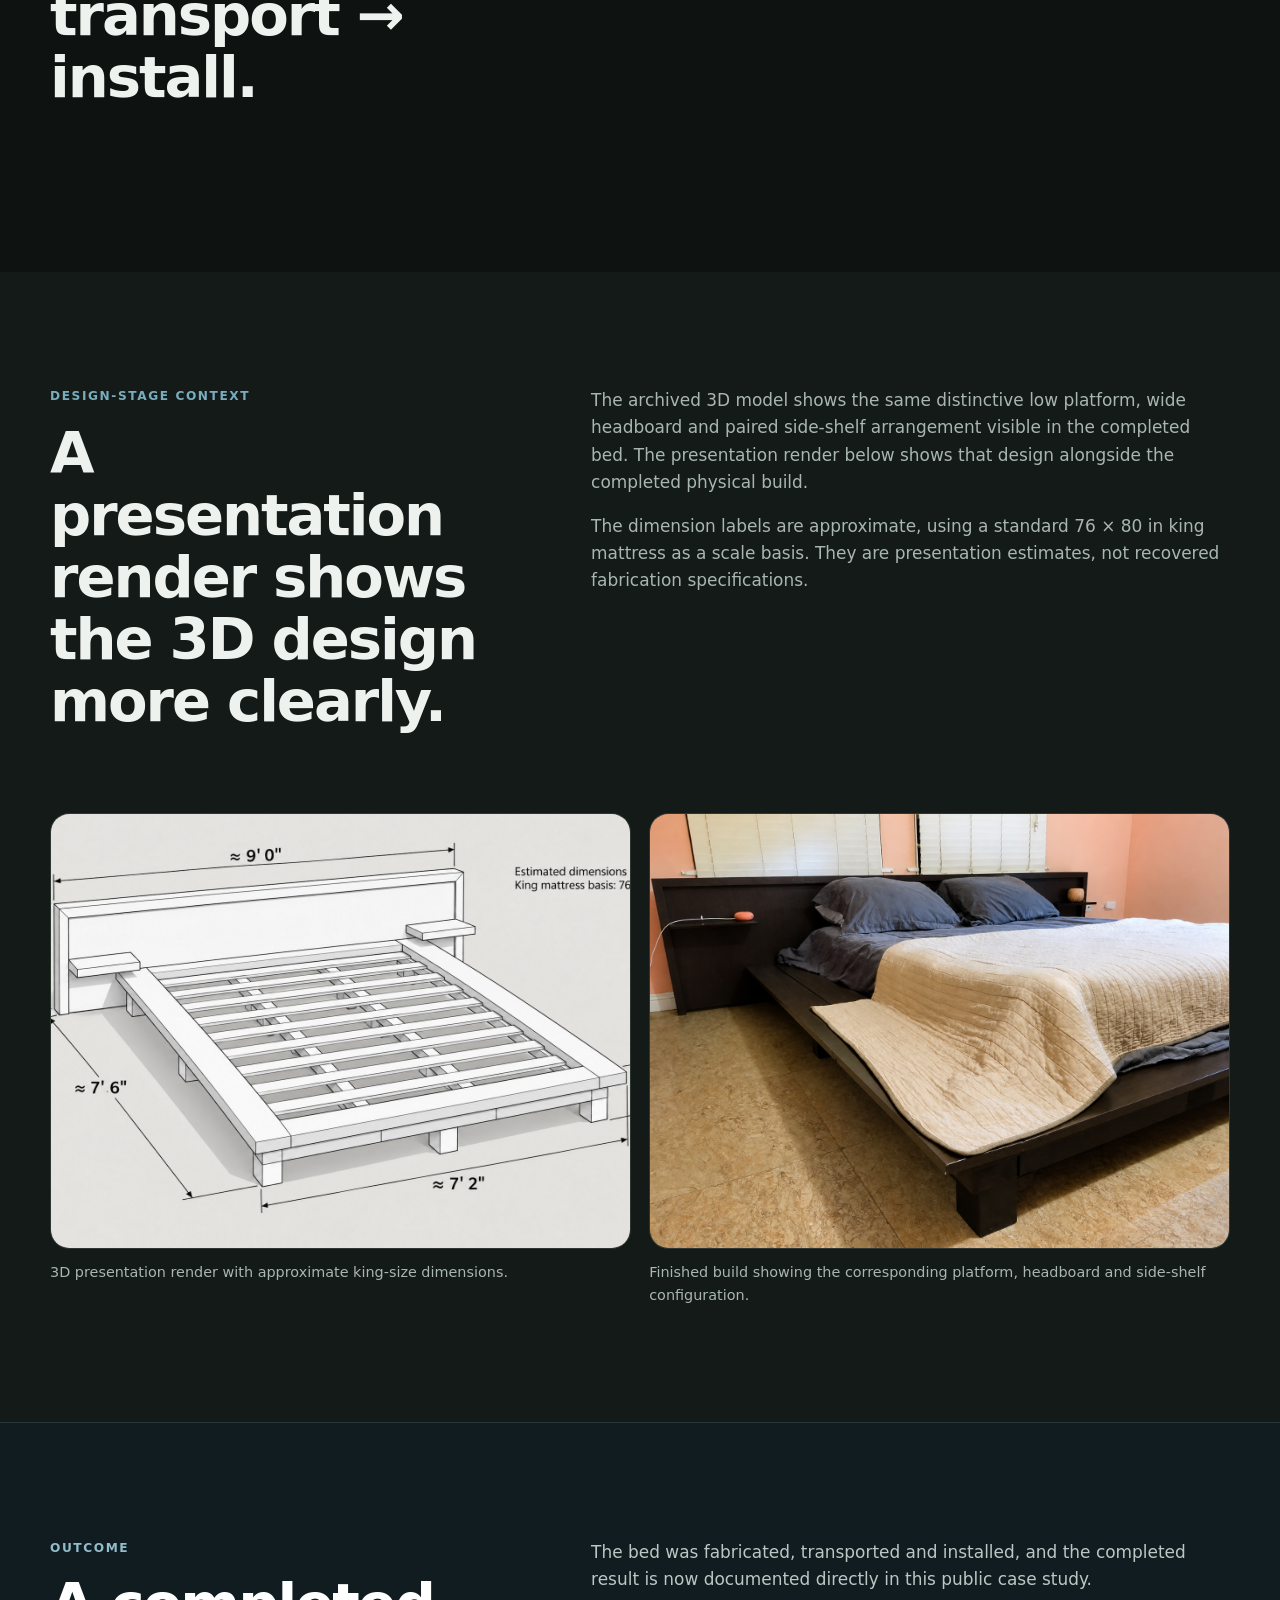
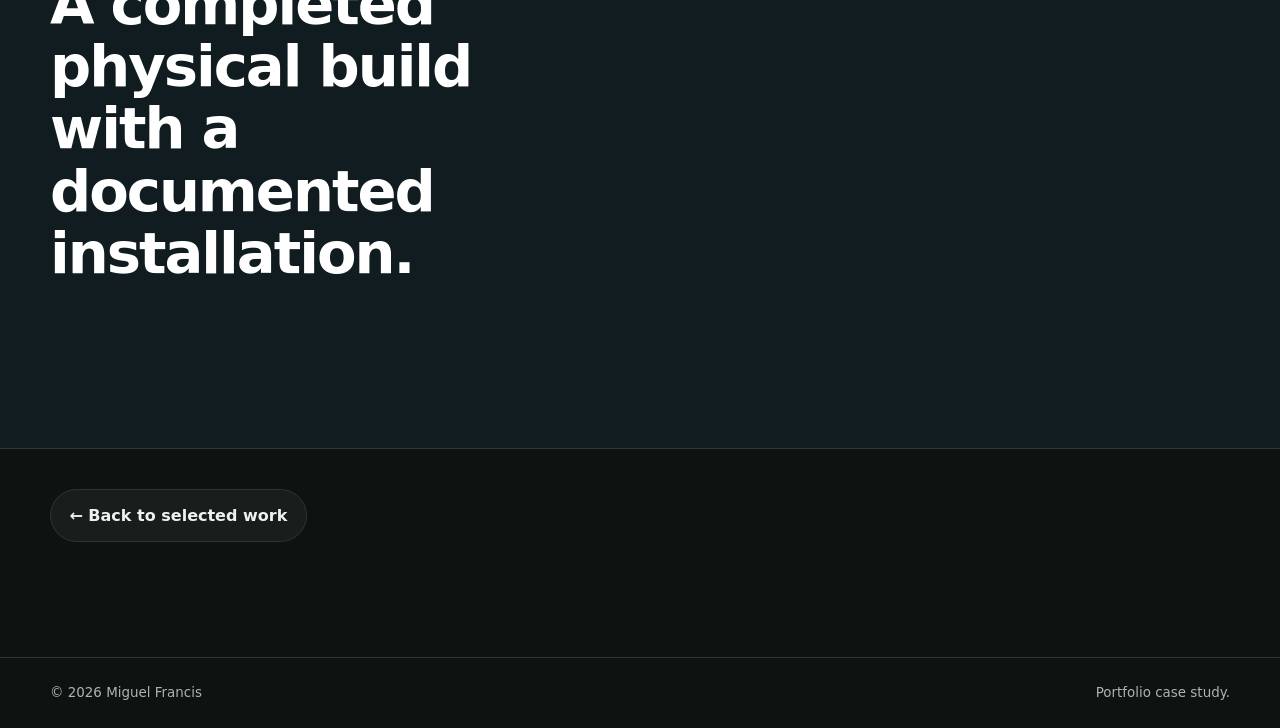
<file: case-studies/modular-platform-bed.html>
<!doctype html>
<html lang="en">
<head>
  <meta charset="utf-8">
  <meta name="viewport" content="width=device-width, initial-scale=1">
  <meta name="description" content="A modular furniture project carried from fabrication planning through client adaptation, transport and on-site installation.">
  <meta name="theme-color" content="#0e1211">
  <title>Modular Platform Bed — Miguel Francis</title>
  <link rel="icon" href="../assets/mark.svg" type="image/svg+xml">
  <script src="../theme.js"></script>
  <link rel="stylesheet" href="../styles.css">
</head>
<body>
  <a class="skip-link" href="#main">Skip to content</a>
  <header class="site-header">
    <div class="shell nav-shell">
      <a class="brand" href="../index.html" aria-label="Miguel Francis home">
        <span class="brand-mark" aria-hidden="true">MF</span>
        <span>Miguel Francis</span>
      </a>
      <nav class="case-nav" aria-label="Case study navigation">
        <a href="../index.html#work">← Selected work</a>
      </nav>
    </div>
  </header>

  <main id="main">
    <section class="case-hero section">
      <div class="shell case-hero-grid">
        <div>
          <p class="eyebrow">Design & Making</p>
          <h1>Modular Platform Bed</h1>
          <p class="hero-copy">A modular furniture project carried from fabrication planning through client adaptation, transport and on-site installation.</p>
        </div>
        <aside class="case-facts">
          <p class="panel-kicker">What this demonstrates</p>
          <ul class="tag-list case-tags">
            <li>Modular fabrication</li><li>Build planning</li><li>Procurement</li><li>Client adaptation</li><li>Logistics</li><li>Installation</li>
          </ul>
        </aside>
      </div>
    </section>

    <section class="case-image-section" aria-label="Completed project">
      <div class="shell">
        <figure class="case-figure">
          <img src="../assets/projects/modular-platform-bed/hero.png" alt="Completed dark modular platform bed installed in the client's bedroom">
          <figcaption>Completed bed after transport and installation.</figcaption>
        </figure>
      </div>
    </section>

<section class="section case-section">
  <div class="shell case-content-grid">
    <div><p class="eyebrow">The problem</p><h2>Designing for everything that happens after fabrication.</h2></div>
    <div class="case-copy">
      <p>A furniture project is not finished when its parts leave the workshop. It still has to survive handling and transport, fit the actual space, absorb client changes, and go together cleanly on site.</p>
      <p>The platform-bed project required a practical delivery chain rather than a workshop-only solution.</p>
    </div>
  </div>
</section>

<section class="section case-section case-tinted">
  <div class="shell case-content-grid">
    <div><p class="eyebrow">My role</p><h2>From fabrication planning through installation.</h2></div>
    <div class="case-copy">
      <ul class="case-list">
        <li>Fabrication planning and procurement.</li>
        <li>Modular construction suitable for handling and transport.</li>
        <li>Responding to a client-requested adaptation without discarding the full build.</li>
        <li>Preparing the project for transport to another parish.</li>
        <li>On-site assembly and installation.</li>
      </ul>
    </div>
  </div>
</section>

<section class="section case-section">
  <div class="shell case-content-grid">
    <div><p class="eyebrow">Approach</p><h2>Plan → fabricate in modules → adapt → transport → install.</h2></div>
    <div class="case-copy">
      <p>The modular approach was useful because it made the physical delivery problem easier to manage. It also gave the project room to absorb a requested change without forcing the whole build back to zero.</p>
      <p>The project reinforces a principle I use elsewhere: handling, maintenance, adaptability and real-world use are part of the design problem, not cleanup tasks at the end.</p>
    </div>
  </div>
</section>

<section class="section case-section case-tinted">
  <div class="shell">
    <div class="case-content-grid case-gallery-intro">
      <div><p class="eyebrow">Design-stage context</p><h2>A presentation render shows the 3D design more clearly.</h2></div>
      <div class="case-copy">
        <p>The archived 3D model shows the same distinctive low platform, wide headboard and paired side-shelf arrangement visible in the completed bed. The presentation render below shows that design alongside the completed physical build.</p>
        <p>The dimension labels are approximate, using a standard 76 × 80 in king mattress as a scale basis. They are presentation estimates, not recovered fabrication specifications.</p>
      </div>
    </div>
    <div class="case-gallery case-gallery-two">
      <figure class="case-figure">
        <img src="../assets/projects/modular-platform-bed/platform-bed-presentation-v03.jpg" alt="Presentation render of the modular king platform bed with approximate dimensions" loading="lazy">
        <figcaption>3D presentation render with approximate king-size dimensions.</figcaption>
      </figure>
      <figure class="case-figure">
        <img src="../assets/projects/modular-platform-bed/hero.png" alt="Completed dark modular platform bed installed in a bedroom" loading="lazy">
        <figcaption>Finished build showing the corresponding platform, headboard and side-shelf configuration.</figcaption>
      </figure>
    </div>
  </div>
</section>

<section class="section case-section case-dark">
  <div class="shell case-content-grid">
    <div><p class="eyebrow">Outcome</p><h2>A completed physical build with a documented installation.</h2></div>
    <div class="case-copy">
      <p>The bed was fabricated, transported and installed, and the completed result is now documented directly in this public case study.</p>
    </div>
  </div>
</section>

    <section class="section case-next">
      <div class="shell">
        <a class="button button-secondary" href="../index.html#work">← Back to selected work</a>
      </div>
    </section>
  </main>

  <footer class="site-footer">
    <div class="shell footer-row">
      <p>© 2026 Miguel Francis</p>
      <p>Portfolio case study.</p>
    </div>
  </footer>
</body>
</html>
</file>
<file: styles.css>
:root,
[data-theme="light"] {
  --ink: #10231c;
  --ink-soft: #43524c;
  --paper: #f5f2e9;
  --paper-deep: #e9e4d6;
  --line: #cfc8b8;
  --green: #315c4b;
  --green-dark: #183d31;
  --green-light: #dce8df;
  --blue: #315669;
  --warm: #9e6f42;
  --white: #fffefa;
  --radius: 1.2rem;
  --shadow: 0 20px 60px rgba(16, 35, 28, .10);
  --max: 1180px;
}

[data-theme="dark"] {
  --ink: #edf2ef;
  --ink-soft: #a9b6b0;
  --paper: #0e1211;
  --paper-deep: #141a18;
  --line: #2c3732;
  --green: #79adbd;
  --green-dark: #13252c;
  --green-light: #203137;
  --blue: #8ebccc;
  --warm: #d2a36f;
  --white: #181e1c;
  --shadow: 0 24px 72px rgba(0, 0, 0, .34);
}

* { box-sizing: border-box; }
html { scroll-behavior: smooth; }
body {
  margin: 0;
  color: var(--ink);
  background: var(--paper);
  font-family: Inter, ui-sans-serif, system-ui, -apple-system, BlinkMacSystemFont, "Segoe UI", sans-serif;
  line-height: 1.6;
}
a { color: inherit; }
button, a { -webkit-tap-highlight-color: transparent; }
img { max-width: 100%; display: block; }
h1,h2,h3,p { margin-top: 0; }
h1,h2,h3 { line-height: 1.08; letter-spacing: -.035em; }
h1 { font-size: clamp(2.8rem, 7.5vw, 6.7rem); max-width: 13ch; margin-bottom: 1.6rem; }
h2 { font-size: clamp(2rem, 4.5vw, 4rem); max-width: 16ch; }
h3 { font-size: 1.35rem; }
p { color: var(--ink-soft); }
.shell { width: min(calc(100% - 2.2rem), var(--max)); margin-inline: auto; }
.section { padding: clamp(4.5rem, 9vw, 8.5rem) 0; }
.sr-only { position: absolute; width: 1px; height: 1px; padding: 0; margin: -1px; overflow: hidden; clip: rect(0,0,0,0); white-space: nowrap; border: 0; }
.skip-link { position: fixed; left: 1rem; top: -5rem; z-index: 100; background: var(--ink); color: white; padding: .75rem 1rem; border-radius: .6rem; text-decoration: none; }
.skip-link:focus { top: 1rem; }

.site-header {
  position: sticky; top: 0; z-index: 50;
  background: color-mix(in srgb, var(--paper) 88%, transparent);
  backdrop-filter: blur(16px);
  border-bottom: 1px solid color-mix(in srgb, var(--line) 70%, transparent);
}
.nav-shell { min-height: 74px; display: flex; align-items: center; justify-content: space-between; gap: 2rem; }
.brand { display: inline-flex; align-items: center; gap: .75rem; text-decoration: none; font-weight: 750; letter-spacing: -.02em; }
.brand-mark { display: grid; place-items: center; width: 2.3rem; aspect-ratio: 1; border: 1px solid var(--ink); border-radius: 50%; font-size: .74rem; }
.site-nav { display: flex; align-items: center; gap: 1.8rem; }
.site-nav a { text-decoration: none; color: var(--ink-soft); font-size: .95rem; }
.site-nav a:hover, .site-nav a:focus-visible { color: var(--ink); }
.menu-toggle { display: none; background: transparent; border: 0; padding: .5rem; }
.menu-toggle span:not(.sr-only) { width: 1.5rem; height: 2px; background: var(--ink); display: block; margin: 4px 0; }

.eyebrow { margin-bottom: 1rem; color: var(--green); text-transform: uppercase; letter-spacing: .13em; font-size: .76rem; font-weight: 800; }
.hero { padding-top: clamp(5rem, 9vw, 9rem); }
.hero-grid { display: grid; grid-template-columns: minmax(0, 1.65fr) minmax(270px, .7fr); gap: clamp(3rem, 8vw, 7rem); align-items: end; }
.hero-copy { font-size: clamp(1.06rem, 1.8vw, 1.35rem); max-width: 62ch; }
.actions { display: flex; flex-wrap: wrap; gap: .85rem; margin-top: 2rem; }
.button { display: inline-flex; align-items: center; justify-content: center; min-height: 48px; padding: .8rem 1.15rem; border-radius: 999px; text-decoration: none; font-weight: 750; border: 1px solid var(--ink); transition: transform .16s ease, box-shadow .16s ease, background .16s ease; }
.button:hover { transform: translateY(-2px); }
.button-primary { background: var(--ink); color: var(--white); }
.button-secondary { background: transparent; color: var(--ink); }
.button-light { background: var(--white); color: var(--ink); border-color: var(--white); }

.hero-panel {
  background:
    linear-gradient(rgba(255,255,255,.035) 1px, transparent 1px),
    linear-gradient(90deg, rgba(255,255,255,.035) 1px, transparent 1px),
    var(--ink);
  background-size: 28px 28px, 28px 28px, auto;
  color: var(--white);
  padding: 1.6rem;
  border-radius: var(--radius);
  box-shadow: var(--shadow);
}
.hero-panel p { color: #d7e0db; }
.hero-symbol-grid {
  display: grid;
  grid-template-columns: repeat(4, 1fr);
  gap: .55rem;
  margin-bottom: 1.35rem;
}
.hero-symbol {
  display: grid;
  place-items: center;
  min-height: 64px;
  border: 1px solid rgba(255,255,255,.16);
  border-radius: .8rem;
  background: rgba(255,255,255,.045);
}
.hero-symbol svg {
  width: 34px;
  height: 34px;
  fill: none;
  stroke: #b7cdbf;
  stroke-width: 1.8;
  stroke-linecap: round;
  stroke-linejoin: round;
}
.panel-kicker { font-size: .85rem; }
.focus-list { list-style: none; margin: 1.6rem 0; padding: 0; }
.focus-list li { display: flex; gap: .8rem; align-items: center; padding: .8rem 0; border-top: 1px solid rgba(255,255,255,.14); font-weight: 650; }
.focus-list li:last-child { border-bottom: 1px solid rgba(255,255,255,.14); }
.focus-list span { color: #a9c2b8; font-variant-numeric: tabular-nums; font-size: .78rem; }
.panel-note { font-size: .88rem; margin-bottom: 0; }

.section-heading { margin-bottom: 2.5rem; }
.heading-row { display: grid; grid-template-columns: 1fr minmax(260px, .5fr); gap: 2rem; align-items: end; }
.section-note { max-width: 48ch; margin-bottom: .4rem; font-size: .95rem; }

.capabilities { border-top: 1px solid var(--line); }
.capability-grid { display: grid; grid-template-columns: repeat(4, 1fr); border-top: 1px solid var(--line); border-left: 1px solid var(--line); }
.capability-card { padding: 1.6rem; min-height: 250px; border-right: 1px solid var(--line); border-bottom: 1px solid var(--line); display: flex; flex-direction: column; }
.capability-card h3 { margin-top: auto; }
.capability-number { font-size: .78rem; color: var(--green); font-weight: 800; }
.capability-card p { margin-bottom: 0; }

.selected-work { background: var(--white); border-block: 1px solid var(--line); }
.project-grid { display: grid; grid-template-columns: repeat(2, minmax(0, 1fr)); gap: 1.35rem; }
.project-card { border: 1px solid var(--line); border-radius: var(--radius); overflow: hidden; background: var(--paper); }
.project-featured { grid-column: 1 / -1; display: grid; grid-template-columns: 1.1fr 1fr; }
.project-visual { min-height: 260px; padding: 1.6rem; display: flex; flex-direction: column; justify-content: space-between; color: white; overflow: hidden; position: relative; text-decoration: none; }
.project-visual:focus-visible { outline: 3px solid currentColor; outline-offset: -4px; }
.project-visual::after { content: ""; position: absolute; width: 55%; aspect-ratio: 1; border: 1px solid rgba(255,255,255,.3); border-radius: 50%; right: -10%; bottom: -35%; }
.project-visual span { text-transform: uppercase; font-size: .72rem; letter-spacing: .12em; font-weight: 800; }
.project-visual strong { font-size: clamp(2rem, 4vw, 3.7rem); line-height: .95; letter-spacing: -.05em; max-width: 8ch; }
.visual-bed { background: linear-gradient(135deg, #202925, #78583c); }
.visual-iwtm { background: linear-gradient(135deg, #243b32, #57715d); }
.visual-character { background: linear-gradient(135deg, #172d3d, #3f6880); }
.visual-sketchpad { background: linear-gradient(135deg, #19232b, #496474); }
.visual-equipment { background: linear-gradient(135deg, #252927, #6e706b); }
.visual-cx { background: linear-gradient(135deg, #3e3448, #806b84); }
.visual-3d { background: linear-gradient(135deg, #3d452c, #7e8750); }
.visual-farm { background: linear-gradient(135deg, #2c432e, #6d7842); }
.project-body { padding: 1.6rem; }
.project-body h3 { font-size: 1.65rem; margin-bottom: .75rem; }
.project-meta { color: var(--green); font-size: .78rem; font-weight: 800; letter-spacing: .06em; text-transform: uppercase; }
.tag-list { display: flex; flex-wrap: wrap; gap: .45rem; list-style: none; padding: 0; margin: 1.35rem 0; }
.tag-list li { border: 1px solid var(--line); border-radius: 999px; padding: .32rem .6rem; font-size: .78rem; color: var(--ink-soft); background: var(--white); }
details { border-top: 1px solid var(--line); padding-top: .85rem; }
summary { cursor: pointer; font-weight: 750; color: var(--ink); }
details p { margin: .85rem 0 0; font-size: .92rem; }

.approach { background: var(--green-dark); color: white; }
.approach p { color: #c7d6d0; }
.approach-grid { display: grid; grid-template-columns: .8fr 1.1fr; gap: clamp(3rem, 8vw, 7rem); }
.approach .eyebrow { color: #9bc0b1; }
.approach blockquote { margin: 2.5rem 0 0; padding-left: 1.2rem; border-left: 2px solid #86ad9d; font-size: 1.25rem; color: #f0f5f2; max-width: 30ch; }
.process-list { list-style: none; padding: 0; margin: 0; }
.process-list li { display: grid; grid-template-columns: 44px 1fr; gap: 1rem; padding: 1.15rem 0; border-top: 1px solid rgba(255,255,255,.14); }
.process-list li:last-child { border-bottom: 1px solid rgba(255,255,255,.14); }
.process-list span { color: #8fb2a4; font-size: .78rem; font-weight: 800; }
.process-list h3 { margin-bottom: .35rem; color: white; }
.process-list p { margin-bottom: 0; }

.about-grid { display: grid; grid-template-columns: .75fr 1.25fr; gap: clamp(3rem, 9vw, 8rem); }
.about-copy { font-size: 1.08rem; }
.about-copy p:first-child { font-size: clamp(1.3rem, 2.3vw, 1.8rem); color: var(--ink); }

.experience { padding-top: 0; }
.timeline { border-top: 1px solid var(--line); }
.timeline article { display: grid; grid-template-columns: 150px minmax(220px, .75fr) 1.2fr; gap: 2rem; padding: 1.25rem 0; border-bottom: 1px solid var(--line); }
.timeline span { font-size: .82rem; font-weight: 800; color: var(--green); }
.timeline h3, .timeline p { margin: 0; }

.work-paths { background: var(--paper-deep); }
.path-grid { display: grid; grid-template-columns: 1fr 1fr; gap: 1.2rem; }
.path-card { border: 1px solid var(--line); background: var(--white); padding: clamp(1.6rem, 4vw, 3rem); border-radius: var(--radius); }
.path-card h2 { font-size: clamp(2rem, 4vw, 3.3rem); }
.path-card ul { padding-left: 1.2rem; color: var(--ink-soft); margin-bottom: 2rem; }
.path-primary { background: var(--ink); color: white; border-color: var(--ink); }
.path-primary p, .path-primary li { color: #d9e1dd; }
.path-primary .eyebrow { color: #9bc0b1; }

.contact { border-top: 1px solid var(--line); }
.contact-grid { display: grid; grid-template-columns: .8fr 1.2fr; gap: clamp(3rem, 9vw, 8rem); align-items: start; }
.contact-grid > div:last-child > p:first-child { font-size: 1.15rem; max-width: 58ch; }
.contact-links { display: flex; flex-wrap: wrap; gap: .75rem 1.2rem; margin: 1.6rem 0; }
.contact-links a { font-weight: 800; text-underline-offset: .2em; }
.location { font-size: .9rem; }

.site-footer { border-top: 1px solid var(--line); padding: 1.5rem 0; }
.footer-row { display: flex; justify-content: space-between; gap: 1rem; }
.footer-row p { margin: 0; font-size: .84rem; }

:focus-visible { outline: 3px solid #d1a95b; outline-offset: 3px; }

@media (max-width: 900px) {
  .hero-grid, .approach-grid, .about-grid, .contact-grid { grid-template-columns: 1fr; }
  .hero-panel { max-width: 620px; }
  .capability-grid { grid-template-columns: repeat(2, 1fr); }
  .project-featured { display: block; }
  .heading-row { grid-template-columns: 1fr; }
  .timeline article { grid-template-columns: 120px 1fr; }
  .timeline article p { grid-column: 2; }
}

@media (max-width: 700px) {
  .site-nav { position: absolute; left: 0; right: 0; top: 74px; display: none; flex-direction: column; align-items: stretch; gap: 0; padding: .8rem 1.1rem 1rem; background: var(--paper); border-bottom: 1px solid var(--line); }
  .site-nav.is-open { display: flex; }
  .site-nav a { padding: .8rem 0; }
  .menu-toggle { display: block; }
  .project-grid, .path-grid { grid-template-columns: 1fr; }
  .capability-grid { grid-template-columns: 1fr; }
  .project-visual { min-height: 220px; }
  .timeline article { grid-template-columns: 1fr; gap: .25rem; }
  .timeline article p { grid-column: auto; }
  .footer-row { flex-direction: column; }
  h1 { font-size: clamp(2.75rem, 14vw, 4.5rem); }
}

@media (prefers-reduced-motion: reduce) {
  html { scroll-behavior: auto; }
  *, *::before, *::after { transition-duration: .01ms !important; animation-duration: .01ms !important; animation-iteration-count: 1 !important; }
}


/* Case-study pages */
.case-nav a { text-decoration: none; font-weight: 750; color: var(--ink-soft); }
.case-nav a:hover, .case-nav a:focus-visible { color: var(--ink); }
.case-hero { padding-top: clamp(5rem, 9vw, 8rem); }
.case-hero-grid { display: grid; grid-template-columns: minmax(0,1.35fr) minmax(280px,.65fr); gap: clamp(3rem,8vw,7rem); align-items: end; }
.case-facts { padding: 1.4rem; border: 1px solid var(--line); border-radius: var(--radius); background: var(--white); }
.case-facts .panel-kicker { color: var(--ink); font-weight: 800; }
.case-tags { margin-bottom: 0; }
.case-content-grid { display: grid; grid-template-columns: .8fr 1.2fr; gap: clamp(3rem,9vw,8rem); align-items: start; }
.case-copy { font-size: 1.06rem; max-width: 68ch; }
.case-copy p:last-child { margin-bottom: 0; }
.case-list { margin: 0; padding-left: 1.2rem; color: var(--ink-soft); }
.case-list li { margin-bottom: .7rem; }
.case-tinted { background: var(--paper-deep); }
.case-dark { background: var(--green-dark); color: white; }
.case-dark p, .case-dark li { color: #c7d6d0; }
.case-dark .eyebrow { color: #9bc0b1; }
.case-next { padding-top: 2.5rem; }

.project-link {
  display: inline-flex;
  margin-top: .8rem;
  font-weight: 800;
  text-decoration-thickness: 1px;
  text-underline-offset: .22em;
}

@media (max-width: 900px) {
  .case-hero-grid, .case-content-grid { grid-template-columns: 1fr; }
}

.project-photo { padding: 0; position: relative; background: #1e2723; }
.project-photo::after { display: none; }
.project-photo > img { width: 100%; height: 100%; min-height: inherit; object-fit: cover; }
.project-photo-overlay {
  position: absolute; inset: 0; display: flex; flex-direction: column; justify-content: space-between;
  padding: 1.6rem; color: white; background: linear-gradient(180deg, rgba(16,35,28,.12), rgba(16,35,28,.62));
}
.project-photo-overlay span { text-transform: uppercase; font-size: .72rem; letter-spacing: .12em; font-weight: 800; }
.project-photo-overlay strong { font-size: clamp(2rem,4vw,3.7rem); line-height: .95; letter-spacing: -.05em; max-width: 8ch; }
.case-image-section { padding: 0 0 clamp(3rem,6vw,5rem); }
.case-figure { margin: 0; }
.case-figure img { width: 100%; max-height: 760px; object-fit: cover; border-radius: var(--radius); border: 1px solid var(--line); }
.case-figure figcaption { margin-top: .75rem; color: var(--ink-soft); font-size: .9rem; }


.case-gallery-intro { margin-bottom: 2rem; }
.case-gallery {
  display: grid;
  grid-template-columns: repeat(3, minmax(0, 1fr));
  gap: 1.15rem;
}
.case-gallery-two { grid-template-columns: repeat(2, minmax(0, 1fr)); }
.case-gallery .case-figure {
  display: flex;
  flex-direction: column;
  min-width: 0;
}
.case-gallery .case-figure img {
  width: 100%;
  aspect-ratio: 4 / 3;
  max-height: none;
  object-fit: cover;
}
.farm-gallery .case-figure img {
  aspect-ratio: 3 / 4;
  object-fit: cover;
}
@media (max-width: 800px) {
  .case-gallery,
  .case-gallery-two { grid-template-columns: 1fr; }
}

/* Work With Miguel intake */
.intake-hero { padding-top: clamp(4.5rem, 8vw, 7rem); }
.intake-grid {
  display: grid;
  grid-template-columns: minmax(0, .72fr) minmax(320px, 1.28fr);
  gap: clamp(2.5rem, 7vw, 6rem);
  align-items: start;
}
.intake-intro { position: sticky; top: 118px; }
.intake-intro h1 { font-size: clamp(2.7rem, 6vw, 5.5rem); max-width: 10ch; }
.intake-fallback { margin-top: 1.6rem; font-size: .95rem; }
.intake-fallback a { font-weight: 800; text-underline-offset: .2em; }
.intake-form-shell {
  min-height: 520px;
  border: 1px solid var(--line);
  border-radius: var(--radius);
  background: var(--white);
  padding: clamp(1rem, 2vw, 1.6rem);
  box-shadow: var(--shadow);
}
.intake-form-shell iframe { display: block; width: 100%; border: 0; }

@media (max-width: 900px) {
  .intake-grid { grid-template-columns: 1fr; }
  .intake-intro { position: static; }
}


/* Software case-study actions */
.case-actions {
  display: flex;
  flex-wrap: wrap;
  gap: .75rem;
  margin-top: 1.4rem;
}
.case-actions .button { min-width: 0; }
.case-figure-showcase img {
  object-fit: contain;
  background: #eef3f8;
}


/* CX / Quality Analytics Framework */
.cx-framework-grid {
  display: grid;
  grid-template-columns: repeat(3, minmax(0, 1fr));
  gap: 1rem;
}
.cx-framework-grid article,
.cx-example-card {
  border: 1px solid var(--line);
  border-radius: var(--radius);
  background: var(--white);
  padding: 1.35rem;
}
.cx-framework-grid article {
  min-height: 190px;
  display: flex;
  flex-direction: column;
}
.cx-framework-grid article span {
  color: var(--green);
  font-size: .75rem;
  font-weight: 800;
  letter-spacing: .08em;
}
.cx-framework-grid article h3 { margin-top: auto; }
.cx-framework-grid article p { margin-bottom: 0; }
.cx-example-intro { max-width: 68ch; margin-bottom: 1.4rem; }
.cx-example-grid {
  display: grid;
  grid-template-columns: repeat(3, minmax(0, 1fr));
  gap: 1rem;
}
.cx-example-card h3 { margin-bottom: .75rem; }
.cx-response {
  margin-top: 1.2rem;
  border-top: 1px solid var(--line);
  padding-top: .9rem;
  display: grid;
  gap: .35rem;
}
.cx-response strong {
  color: var(--green);
  font-size: .78rem;
  text-transform: uppercase;
  letter-spacing: .08em;
}
.cx-response span { color: var(--ink-soft); }
.cx-learning-callout {
  margin-top: 1.2rem;
  padding: 1.2rem 1.35rem;
  border-radius: var(--radius);
  background: var(--green-dark);
  color: white;
}
.cx-learning-callout strong { color: #fff; }

@media (max-width: 900px) {
  .cx-framework-grid { grid-template-columns: repeat(2, minmax(0, 1fr)); }
  .cx-example-grid { grid-template-columns: 1fr; }
}
@media (max-width: 620px) {
  .cx-framework-grid { grid-template-columns: 1fr; }
}


/* Theme variant: Dark / Technical Maker */
[data-theme="dark"] { color-scheme: dark; }
[data-theme="light"] { color-scheme: light; }

[data-theme="dark"] body {
  background:
    radial-gradient(circle at 12% 0%, rgba(121,173,189,.08), transparent 30rem),
    radial-gradient(circle at 88% 18%, rgba(210,163,111,.045), transparent 28rem),
    var(--paper);
}
[data-theme="dark"] .site-header {
  background: color-mix(in srgb, var(--paper) 90%, transparent);
  border-bottom-color: color-mix(in srgb, var(--line) 85%, transparent);
}
[data-theme="dark"] .hero-panel {
  background:
    linear-gradient(rgba(121,173,189,.045) 1px, transparent 1px),
    linear-gradient(90deg, rgba(121,173,189,.045) 1px, transparent 1px),
    #11191b;
  background-size: 28px 28px, 28px 28px, auto;
  color: #f3f6f4;
  border: 1px solid #2b3a3d;
}
[data-theme="dark"] .hero-panel p { color: #b8c5c0; }
[data-theme="dark"] .hero-symbol {
  border-color: rgba(121,173,189,.22);
  background: rgba(121,173,189,.055);
}
[data-theme="dark"] .hero-symbol svg { stroke: #91bdcb; }
[data-theme="dark"] .focus-list li { border-color: rgba(121,173,189,.16); }
[data-theme="dark"] .panel-note { color: #95a8a1; }

[data-theme="dark"] .button-primary {
  background: var(--green);
  border-color: var(--green);
  color: #091315;
}
[data-theme="dark"] .button-secondary {
  background: var(--white);
  border-color: var(--line);
  color: var(--ink);
}
[data-theme="dark"] .button-light {
  background: #eef3f1;
  border-color: #eef3f1;
  color: #101716;
}

[data-theme="dark"] .selected-work { background: #101513; }
[data-theme="dark"] .project-card,
[data-theme="dark"] .path-card,
[data-theme="dark"] .case-facts,
[data-theme="dark"] .cx-framework-grid article,
[data-theme="dark"] .cx-example-card {
  box-shadow: 0 16px 48px rgba(0,0,0,.16);
}
[data-theme="dark"] .tag-list li { background: #171e1b; }
[data-theme="dark"] .project-photo-overlay {
  background: linear-gradient(180deg, rgba(5,10,9,.08), rgba(5,10,9,.76));
}
[data-theme="dark"] .approach,
[data-theme="dark"] .case-dark {
  background: #101c20;
  border-block: 1px solid #26383d;
}
[data-theme="dark"] .approach p,
[data-theme="dark"] .case-dark p,
[data-theme="dark"] .case-dark li { color: #b9c8c3; }
[data-theme="dark"] .approach .eyebrow,
[data-theme="dark"] .case-dark .eyebrow { color: #91bdcb; }
[data-theme="dark"] .approach blockquote {
  color: #eef3f1;
  border-left-color: #79adbd;
}
[data-theme="dark"] .process-list span { color: #8ebccc; }

[data-theme="dark"] .path-primary {
  background: #16252b;
  border-color: #34505a;
  color: #f2f5f3;
}
[data-theme="dark"] .path-primary p,
[data-theme="dark"] .path-primary li { color: #bac7c2; }
[data-theme="dark"] .path-primary .eyebrow { color: #8ebccc; }

[data-theme="dark"] .case-figure-showcase img { background: #11181a; }
[data-theme="dark"] .cx-learning-callout { background: #16252b; }

[data-theme="dark"] .intake-form-shell {
  background: #f5f2e9;
  border-color: #3a4641;
}
[data-theme="dark"] .skip-link {
  background: #edf2ef;
  color: #0e1211;
}
[data-theme="dark"] ::selection {
  background: #315b68;
  color: #f5f8f7;
}

/* Personal services catalogue. Shares the portfolio's theme, typography and layout. */
.svc-hero { padding-block: clamp(4.5rem, 8vw, 7rem) clamp(3.5rem, 7vw, 6rem); }
.svc-hero-grid { display: grid; grid-template-columns: minmax(0, 1.5fr) minmax(275px, .8fr); gap: clamp(2rem, 6vw, 6rem); align-items: center; }
.svc-hero h1 { max-width: 16ch; font-size: clamp(2.9rem, 6.3vw, 5.8rem); margin-bottom: 1.3rem; }
.svc-hero .hero-copy { max-width: 57ch; }
.svc-location { margin: 1.2rem 0 0; font-size: .9rem; max-width: 60ch; }
.svc-hero-panel { background: var(--white); border: 1px solid var(--line); border-radius: var(--radius); padding: clamp(1.3rem, 3vw, 2.1rem); box-shadow: var(--shadow); }
.svc-mini-kicker { color: var(--green); font-size: .75rem; font-weight: 800; letter-spacing: .12em; text-transform: uppercase; margin-bottom: 1.2rem; }
.svc-mode-row { display: grid; grid-template-columns: 34px 1fr; gap: .8rem; padding: 1.15rem 0; border-top: 1px solid var(--line); }
.svc-mode-row > span { color: var(--green); font-size: .8rem; font-weight: 800; }
.svc-mode-row strong { display: block; line-height: 1.3; margin-bottom: .4rem; }
.svc-mode-row p { margin: 0; font-size: .92rem; }
.svc-mode-row b { color: var(--ink); }
.svc-small-print { border-top: 1px solid var(--line); padding-top: 1.1rem; margin: .1rem 0 0; font-size: .8rem; }
.svc-jump-wrap { border-top: 1px solid var(--line); border-bottom: 1px solid var(--line); background: var(--paper-deep); scroll-margin-top: 80px; }
.svc-jump { display: flex; align-items: center; gap: .65rem 1.1rem; flex-wrap: wrap; padding-block: 1rem; }
.svc-jump-label { color: var(--ink-soft); font-size: .78rem; font-weight: 800; letter-spacing: .05em; text-transform: uppercase; margin-right: .25rem; }
.svc-jump a { display: inline-flex; align-items: center; gap: .3rem; text-decoration: none; background: var(--white); border: 1px solid var(--line); padding: .48rem .85rem; border-radius: 999px; font-size: .86rem; font-weight: 700; }
.svc-jump a:hover { border-color: var(--green); }
.svc-group { padding-block: clamp(3.5rem, 7vw, 6rem); scroll-margin-top: 84px; }
.svc-group:nth-of-type(odd) { background: var(--white); }
.svc-section-head { display: grid; grid-template-columns: 1fr minmax(200px, .55fr); gap: 1.25rem 3rem; align-items: end; margin-bottom: 2.2rem; }
.svc-section-head .eyebrow { margin-bottom: .7rem; }
.svc-section-head h2 { margin-bottom: 0; max-width: none; }
.svc-section-head > p { max-width: 46ch; margin-bottom: .1rem; }
.svc-grid { display: grid; grid-template-columns: repeat(3, minmax(0, 1fr)); gap: 1.1rem; align-items: stretch; }
.svc-feature-card { grid-column: 1 / -1; }
.svc-card { display: flex; flex-direction: column; min-width: 0; background: var(--paper); border: 1px solid var(--line); border-radius: var(--radius); padding: clamp(1.25rem, 2.4vw, 1.8rem); }
.svc-group:nth-of-type(even) .svc-card { background: var(--white); }
.svc-card-top { display: flex; justify-content: space-between; align-items: center; gap: 1rem; margin-bottom: 2.2rem; }
.svc-index { color: var(--green); font-size: .78rem; font-weight: 850; }
.svc-mode { color: var(--ink-soft); border: 1px solid var(--line); border-radius: 999px; font-size: .7rem; font-weight: 750; padding: .3rem .65rem; text-align: center; }
.svc-card h3 { font-size: clamp(1.4rem, 2.2vw, 1.8rem); letter-spacing: -.03em; margin-bottom: .85rem; max-width: 20ch; }
.svc-description { font-size: .96rem; margin-bottom: 1.4rem; }
.svc-price { margin-top: auto; padding-top: 1.3rem; padding-bottom: 1.1rem; border-top: 1px solid var(--line); }
.svc-price-label { margin-bottom: .3rem; color: var(--ink-soft); font-size: .8rem; font-weight: 700; }
.svc-price-value { color: var(--ink); font-size: clamp(1.65rem, 2.6vw, 2.25rem); line-height: 1.2; font-weight: 800; letter-spacing: -.045em; margin: 0; }
.svc-price-value span { color: var(--ink-soft); font-size: .82rem; letter-spacing: 0; font-weight: 600; }
.svc-price-secondary { color: var(--ink-soft); border-top: 1px solid var(--line); margin: .85rem 0 0; padding-top: .65rem; font-size: .83rem; line-height: 1.5; }
.svc-price-secondary strong { color: var(--ink); font-weight: 800; }
.svc-details { border-block: 1px solid var(--line); padding: .85rem 0; }
.svc-details summary { display: flex; align-items: center; justify-content: space-between; gap: .8rem; list-style: none; font-size: .88rem; }
.svc-details summary::-webkit-details-marker { display: none; }
.svc-details summary span { font-size: 1.25rem; font-weight: 400; transition: transform .15s ease; }
.svc-details[open] summary span { transform: rotate(45deg); }
.svc-detail-body { padding-top: .75rem; }
.svc-detail-body ul { margin: 0; padding-left: 1.15rem; color: var(--ink-soft); font-size: .88rem; }
.svc-detail-body li { padding-bottom: .45rem; }
.svc-detail-body p { font-size: .83rem; margin: .65rem 0 .25rem; }
.svc-proof { display: inline-flex; gap: .4rem; margin-top: .5rem; font-weight: 750; font-size: .84rem; text-underline-offset: .18em; }
.svc-card-link { display: inline-flex; align-items: center; justify-content: space-between; margin-top: 1rem; font-weight: 800; font-size: .9rem; text-decoration-thickness: 1px; text-underline-offset: .3em; gap: .5rem; }
.svc-proof-section { background: var(--paper-deep); border-block: 1px solid var(--line); }
.svc-proof-grid { display: grid; grid-template-columns: repeat(3, minmax(0,1fr)); gap: 1.1rem; }
.svc-proof-tile { background: var(--white); border: 1px solid var(--line); border-radius: var(--radius); overflow: hidden; text-decoration: none; display: flex; flex-direction: column; }
.svc-proof-tile img { width: 100%; aspect-ratio: 16 / 11; object-fit: cover; background: var(--paper-deep); }
.svc-proof-tile > div { padding: 1.3rem; flex: 1; display: flex; flex-direction: column; }
.svc-proof-tile > div > span:first-child { color: var(--green); font-size: .76rem; font-weight: 800; letter-spacing: .06em; text-transform: uppercase; }
.svc-proof-tile h3 { margin: .6rem 0; }
.svc-proof-tile p { font-size: .9rem; }
.svc-proof-more { color: var(--ink); text-decoration: underline; text-underline-offset: .2em; font-weight: 750; font-size: .88rem; margin-top: auto; }
.svc-proof-tile:hover .svc-proof-more { color: var(--green); }
.svc-process { background: var(--green-dark); color: #fff; }
.svc-process .eyebrow { color: #a6c8b8; }
.svc-process h2 { color: #fff; }
.svc-steps { margin: 0; padding: 0; display: grid; grid-template-columns: repeat(3, minmax(0, 1fr)); gap: 1.5rem; list-style: none; }
.svc-steps li { border-top: 1px solid rgba(255,255,255,.35); padding-top: 1rem; }
.svc-steps li > span { display: block; color: #a9c7bd; font-weight: 800; font-size: .8rem; margin-bottom: 1.35rem; }
.svc-steps li strong { display: block; margin-bottom: .65rem; font-size: 1.25rem; }
.svc-steps li p { margin: 0; color: #d9e3dd; }
.svc-faq-grid { display: grid; grid-template-columns: minmax(200px, .7fr) minmax(0, 1.3fr); gap: clamp(2rem, 7vw, 6rem); }
.svc-faq-grid h2 { max-width: 15ch; }
.svc-faq-list { border-top: 1px solid var(--line); }
.svc-faq-list details { padding: 1.15rem 0; }
.svc-faq-list summary { font-size: 1.02rem; }
.svc-faq-list details p { max-width: 68ch; font-size: .94rem; line-height: 1.7; }
.svc-contact { padding-top: 0; }
.svc-contact-panel { padding: clamp(2rem, 5vw, 4rem); background: var(--ink); border-radius: var(--radius); color: #fff; display: grid; grid-template-columns: 1.35fr .65fr; gap: 2rem; align-items: center; }
.svc-contact-panel .eyebrow { color: #bad5cb; }
.svc-contact-panel h2 { max-width: 20ch; }
.svc-contact-panel p { color: #e2ebe6; margin-bottom: 0; max-width: 52ch; }
.svc-contact-actions { display: flex; align-items: flex-start; flex-direction: column; gap: 1rem; }
.svc-contact-actions > a:not(.button) { color: #fff; font-weight: 700; font-size: .9rem; text-underline-offset: .2em; }
[data-theme="dark"] .svc-process { background: #101c20; }
[data-theme="dark"] .svc-contact-panel { background: #16252b; border: 1px solid #34505a; }
@media (max-width: 1000px) {
 .svc-grid { grid-template-columns: repeat(2, minmax(0, 1fr)); }
 .svc-hero-grid { grid-template-columns: 1.15fr .85fr; }
}
@media (max-width: 760px) {
 .svc-hero-grid, .svc-section-head, .svc-faq-grid, .svc-contact-panel { grid-template-columns: 1fr; }
 .svc-hero-panel { box-shadow: none; }
 .svc-proof-grid { grid-template-columns: 1fr 1fr; }
 .svc-steps { grid-template-columns: 1fr; gap: 1.5rem; }
 .svc-section-head > p { margin-top: 0; }
}
@media (max-width: 600px) {
 .svc-hero h1 { font-size: clamp(2.7rem, 12vw, 4.5rem); }
 .svc-grid, .svc-proof-grid { grid-template-columns: 1fr; }
 .svc-jump { gap: .55rem; }
 .svc-jump-label { flex-basis: 100%; }
 .svc-jump a { font-size: .8rem; }
 .svc-card-top { margin-bottom: 1.3rem; }
 .svc-contact-panel { padding: 2rem 1.45rem; }
 .svc-proof-tile img { aspect-ratio: 16 / 9; }
}

.path-primary .svc-path-link { display: inline-flex; align-items: center; gap: .35rem; color: #fff; font-weight: 750; text-underline-offset: .22em; }
[data-theme="dark"] .path-primary .svc-path-link { color: #eef3f1; }

/* Kitchen-led 3D planning case-study introduction. */
.design-feature-hero .case-hero-grid {
  grid-template-columns: minmax(0, .9fr) minmax(0, 1.1fr);
  align-items: center;
  gap: clamp(2rem, 5vw, 5rem);
}
.design-feature-card { padding: clamp(1rem, 2vw, 1.6rem); min-width: 0; }
.design-feature-title { margin-bottom: .8rem; }
.design-feature-title strong,
.design-feature-title span { display: block; }
.design-feature-title strong { margin-bottom: .2rem; }
.design-feature-figure { margin: 0; }
.design-feature-figure a { display: block; }
.design-feature-figure img {
  display: block;
  width: 100%;
  height: auto;
  max-height: none;
  object-fit: contain;
  border: 1px solid var(--line);
  border-radius: calc(var(--radius) * .7);
  background: var(--paper);
}
.design-feature-enlarge { text-align: right; font-size: .82rem; font-weight: 750; margin: .5rem 0 1rem; }
.design-feature-enlarge a { text-underline-offset: .2em; }
.design-feature-meta { border-top: 1px solid var(--line); padding-top: .8rem; }
.design-feature-meta p { margin: 0; }
.design-feature-meta p + p { margin-top: .8rem; }
@media (max-width: 900px) {
  .design-feature-hero .case-hero-grid { grid-template-columns: 1fr; }
  .design-feature-hero .hero-copy { max-width: 68ch; }
}

/* Local decorative line icons; existing labels and responsive layouts stay authoritative. */
.ui-icon {
  display: inline-block;
  width: 1em;
  height: 1em;
  flex: none;
  margin-inline-end: .4em;
  vertical-align: -.12em;
  opacity: .8;
  pointer-events: none;
}


/* Portfolio homepage composition: keep the complete introduction and focus panel
   legible together at common desktop sizes, without shrinking the entire site. */
.portfolio-home .hero { padding-block: clamp(2.35rem, 4.5vw, 4.3rem); }
.portfolio-home .hero-grid {
  grid-template-columns: minmax(0, 1.65fr) minmax(290px, .72fr);
  align-items: center;
  gap: clamp(1.7rem, 4.5vw, 4.5rem);
}
.portfolio-home .hero h1 {
  font-size: clamp(2.6rem, 4.15vw, 3.8rem);
  line-height: 1.07;
  max-width: 24ch;
  margin-bottom: 1.15rem;
}
.portfolio-home .hero .hero-copy {
  font-size: clamp(1rem, 1.45vw, 1.16rem);
  line-height: 1.55;
  max-width: 66ch;
}
.portfolio-home .hero .actions { margin-top: 1.45rem; }
.portfolio-home .section:not(.hero) { padding-block: clamp(3.5rem, 6vw, 6rem); }
.site-nav a { display: inline-flex; align-items: center; gap: .37rem; }
.site-nav .ui-icon { width: 1.05em; height: 1.05em; margin: 0; opacity: .85; }
.site-nav a[aria-current="page"] { color: var(--ink); font-weight: 800; }
.svc-grid--support { grid-template-columns: repeat(2,minmax(0,1fr)); }
.svc-grid--support .svc-feature-card { grid-column: auto; }
.svc-grid--support .svc-price { margin-top: auto; }
.alignment-hero { padding-top: clamp(3rem, 6vw, 5.5rem); }
.alignment-grid { display: grid; grid-template-columns: minmax(0,1.55fr) minmax(260px,.75fr); gap: clamp(2rem,5vw,5rem); align-items: center; }
.alignment-hero h1 { max-width: 20ch; font-size: clamp(2.65rem,5.5vw,5rem); }
.alignment-aside { padding: clamp(1.4rem,3vw,2.2rem); border: 1px solid var(--line); background: var(--white); border-radius: var(--radius); }
.alignment-aside h2 { font-size: 1.45rem; margin-bottom: 1.4rem; }
.alignment-aside ol { list-style: none; margin: 0; padding: 0; }
.alignment-aside li { border-top: 1px solid var(--line); padding: .85rem 0; }
.alignment-aside li span { display: block; font-size: .75rem; font-weight: 800; color: var(--green); }
.alignment-aside li strong { font-size: .96rem; }
.alignment-options { display: grid; grid-template-columns: repeat(2,minmax(0,1fr)); gap: 1.2rem; margin-top: 1.7rem; }
.alignment-option { border: 1px solid var(--line); background: var(--white); padding: clamp(1.4rem,2.6vw,2rem); border-radius: var(--radius); }
.alignment-option h3 { margin-top: .4rem; }
.alignment-option .alignment-price { font-size: clamp(1.7rem,3vw,2.5rem); font-weight: 800; color: var(--ink); margin-bottom: .45rem; line-height: 1.22; }
.alignment-option .alignment-price span { font-size: .95rem; font-weight: 600; color: var(--ink-soft); }
.alignment-copy { max-width: 76ch; }
.alignment-copy h2 { max-width: 25ch; }
.alignment-copy h3 { margin-top: 1.65rem; }
.alignment-copy li { margin-bottom: .55rem; color: var(--ink-soft); }
.alignment-summary-note { border-top: 1px solid var(--line); padding-top: 1rem; margin-top: 1.6rem; }
@media (max-width: 1000px) {
  .portfolio-home .hero-grid { grid-template-columns: 1fr; }
  .portfolio-home .hero-panel { max-width: 680px; }
  .alignment-grid { grid-template-columns: 1fr; }
}
@media (max-width: 760px) {
  .svc-grid--support, .alignment-options { grid-template-columns: 1fr; }
}
@media (max-width: 700px) {
  .portfolio-home .hero { padding-block: 2.75rem; }
  .portfolio-home .hero h1 { font-size: clamp(2.4rem,10.5vw,3.45rem); max-width: 22ch; }
  .portfolio-home .hero-grid { gap: 2rem; }
  .portfolio-home .section:not(.hero) { padding-block: 3.4rem; }
  .site-nav a { display: flex; padding: .8rem 0; }
}


/* Nov 18 owner preview refinement: denser sections, not a site-wide zoom change.
   The already accepted homepage hero and Approach layout retain their sizing. */
.portfolio-home .section.capabilities,
.portfolio-home .section.selected-work,
.portfolio-home .section.about,
.portfolio-home .section.work-paths {
  padding-block: clamp(2.6rem, 4.2vw, 3.7rem);
}
.portfolio-home .section.experience {
  padding-block: clamp(1.5rem, 2.4vw, 2.3rem) clamp(2.6rem, 4vw, 3.6rem);
}
.portfolio-home .section.contact { padding-block: clamp(2.7rem, 4.5vw, 4.1rem); }
.portfolio-home :is(.capabilities, .selected-work, .about, .experience, .contact) h2 {
  font-size: clamp(2rem, 3.35vw, 3.25rem);
  line-height: 1.1;
}
.portfolio-home :is(.capabilities, .selected-work, .about, .experience, .work-paths, .contact) .section-heading { margin-bottom: 1.6rem; }
.portfolio-home .capability-card { min-height: 182px; padding: 1.25rem; }
.portfolio-home .capability-card h3 { font-size: 1.18rem; margin-bottom: .45rem; }
.portfolio-home .capability-card p { font-size: .93rem; line-height: 1.45; }

.portfolio-home .selected-work .project-grid { gap: 1rem; }
.portfolio-home .selected-work .project-body { padding: 1.15rem 1.25rem; }
.portfolio-home .selected-work .project-body h3 {
  font-size: clamp(1.25rem, 1.7vw, 1.5rem);
  margin-bottom: .48rem;
}
.portfolio-home .selected-work .project-meta {
  font-size: .72rem;
  margin-bottom: .4rem;
}
.portfolio-home .selected-work .project-body > p:not(.project-meta) {
  font-size: .94rem;
  line-height: 1.46;
  margin-bottom: .7rem;
}
.portfolio-home .selected-work .tag-list { margin: .7rem 0; gap: .35rem; }
.portfolio-home .selected-work .tag-list li {
  font-size: .72rem;
  padding: .24rem .48rem;
}
.portfolio-home .selected-work .project-body details { padding-top: .55rem; }
.portfolio-home .selected-work .project-body summary { font-size: .9rem; }
.portfolio-home .selected-work .project-link { margin-top: .55rem; font-size: .91rem; }

.portfolio-home .experience .timeline article {
  gap: 1rem;
  padding-block: .78rem;
}
.portfolio-home .experience .timeline h3 { font-size: 1.04rem; line-height: 1.35; }
.portfolio-home .experience .timeline p { font-size: .92rem; line-height: 1.42; }

.portfolio-home .work-paths .path-grid { gap: 1rem; }
.portfolio-home .work-paths .path-card { padding: clamp(1.3rem, 2.4vw, 2rem); }
.portfolio-home .work-paths .path-card h2 {
  font-size: clamp(2rem, 3vw, 2.65rem);
  margin-bottom: .8rem;
}
.portfolio-home .work-paths .path-card p:not(.eyebrow),
.portfolio-home .work-paths .path-card li { font-size: .94rem; line-height: 1.43; }
.portfolio-home .work-paths .path-card ul {
  margin-block: .9rem 1.25rem;
}
.portfolio-home .work-paths .path-card li { margin-bottom: .18rem; }
.portfolio-home .work-paths .path-card .actions { margin-top: 1.25rem; }
.portfolio-home .work-paths .path-card .button {
  min-height: 44px;
  padding: .67rem 1rem;
}

.svc-package-line { display: block; margin-top: .35rem; }

/* Scope the compact presentation to service categories 01, 02 and 04.
   Technology & Learning (03) is explicitly left as accepted. */
@media (min-width: 1001px) {
  :is(#build-care, #design-deliver, #personal-practical-support) {
    padding-block: clamp(1.75rem, 2.8vw, 2.55rem);
  }
  :is(#build-care, #design-deliver, #personal-practical-support) .svc-section-head {
    margin-bottom: 1.05rem;
    gap: .8rem 2rem;
  }
  :is(#build-care, #design-deliver, #personal-practical-support) .svc-section-head h2 {
    font-size: clamp(2.2rem, 3.1vw, 2.85rem);
    line-height: 1.08;
  }
  :is(#build-care, #design-deliver, #personal-practical-support) .svc-section-head .eyebrow {
    margin-bottom: .4rem;
  }
  :is(#build-care, #design-deliver, #personal-practical-support) .svc-card {
    padding: clamp(1.1rem, 1.5vw, 1.35rem);
  }
  :is(#build-care, #design-deliver, #personal-practical-support) .svc-card-top {
    margin-bottom: 1rem;
  }
  :is(#build-care, #design-deliver, #personal-practical-support) .svc-card h3 {
    font-size: clamp(1.3rem, 1.8vw, 1.55rem);
    line-height: 1.13;
    margin-bottom: .6rem;
  }
  :is(#build-care, #design-deliver, #personal-practical-support) .svc-description {
    font-size: .93rem;
    line-height: 1.44;
    margin-bottom: .75rem;
  }
  :is(#build-care, #design-deliver, #personal-practical-support) .svc-price {
    padding-top: .75rem;
    padding-bottom: .65rem;
  }
  :is(#build-care, #design-deliver, #personal-practical-support) .svc-price-value {
    font-size: clamp(1.55rem, 2.15vw, 1.95rem);
  }
  :is(#build-care, #design-deliver, #personal-practical-support) .svc-price-secondary {
    margin-top: .65rem;
    padding-top: .48rem;
  }
  :is(#build-care, #design-deliver, #personal-practical-support) .svc-details {
    padding-block: .6rem;
  }
  :is(#build-care, #design-deliver, #personal-practical-support) .svc-card-link {
    margin-top: .68rem;
  }
}

@media (min-width: 901px) {
  .portfolio-home .selected-work .project-card:not(.project-featured) .project-visual {
    min-height: 0;
    height: clamp(182px, 16vw, 215px);
  }
  .portfolio-home .selected-work .project-featured .project-visual {
    min-height: 205px;
  }
  .portfolio-home .selected-work .project-photo > img { min-height: 0; }
  .portfolio-home .selected-work .project-photo-overlay { padding: 1.15rem 1.25rem; }
  .portfolio-home .selected-work .project-photo-overlay strong {
    font-size: clamp(1.75rem, 2.8vw, 2.7rem);
  }
  .portfolio-home .experience .timeline article {
    grid-template-columns: 130px minmax(220px, .8fr) 1.2fr;
    gap: 1.2rem;
  }
}

/* Keep cards readable as widths collapse; no forced viewport-height sections. */
@media (max-width: 900px) {
  .portfolio-home .capability-card { min-height: 175px; }
  .portfolio-home .selected-work .project-photo-overlay { padding: 1.2rem; }
}
@media (max-width: 700px) {
  .portfolio-home .selected-work .project-body { padding: 1.15rem; }
  .portfolio-home .selected-work .project-visual { min-height: 205px; }
  .portfolio-home .section.experience { padding-top: 1.75rem; }
  .portfolio-home .work-paths .path-card { padding: 1.4rem; }
}
</file>
